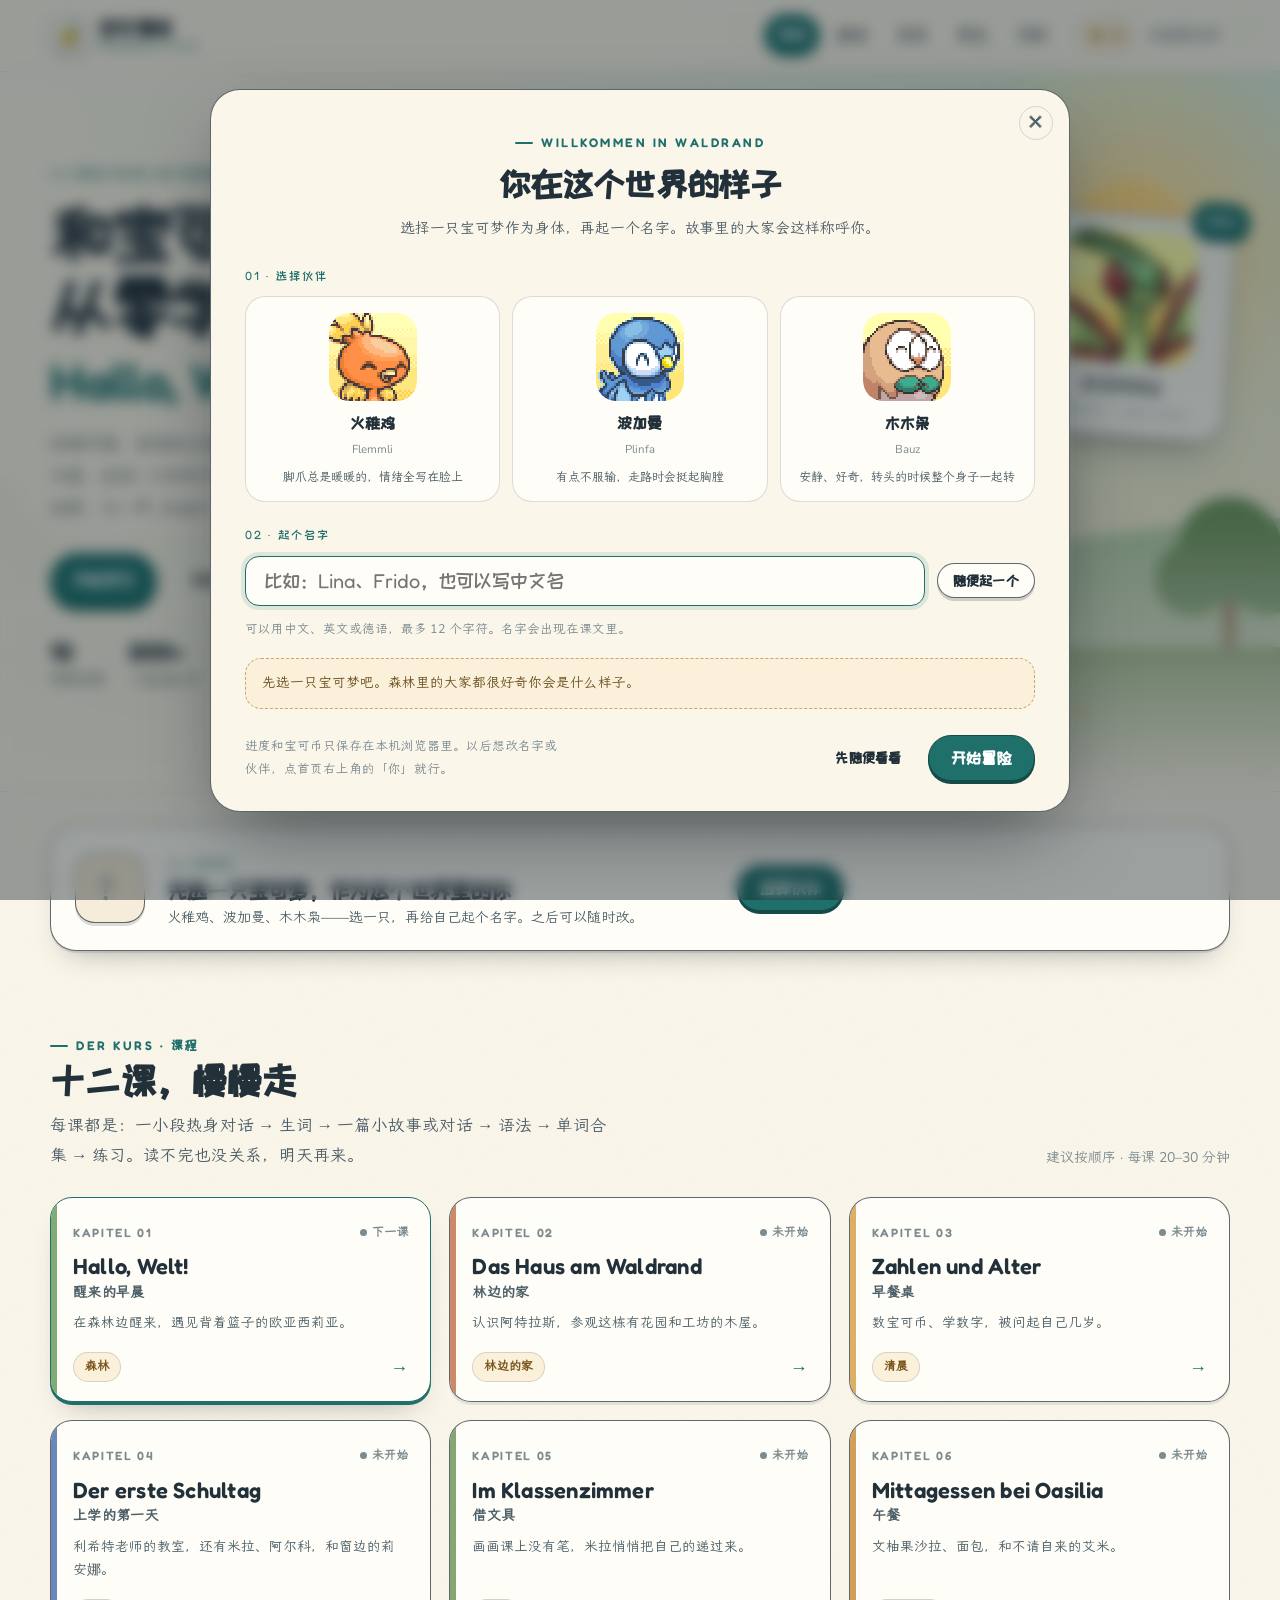
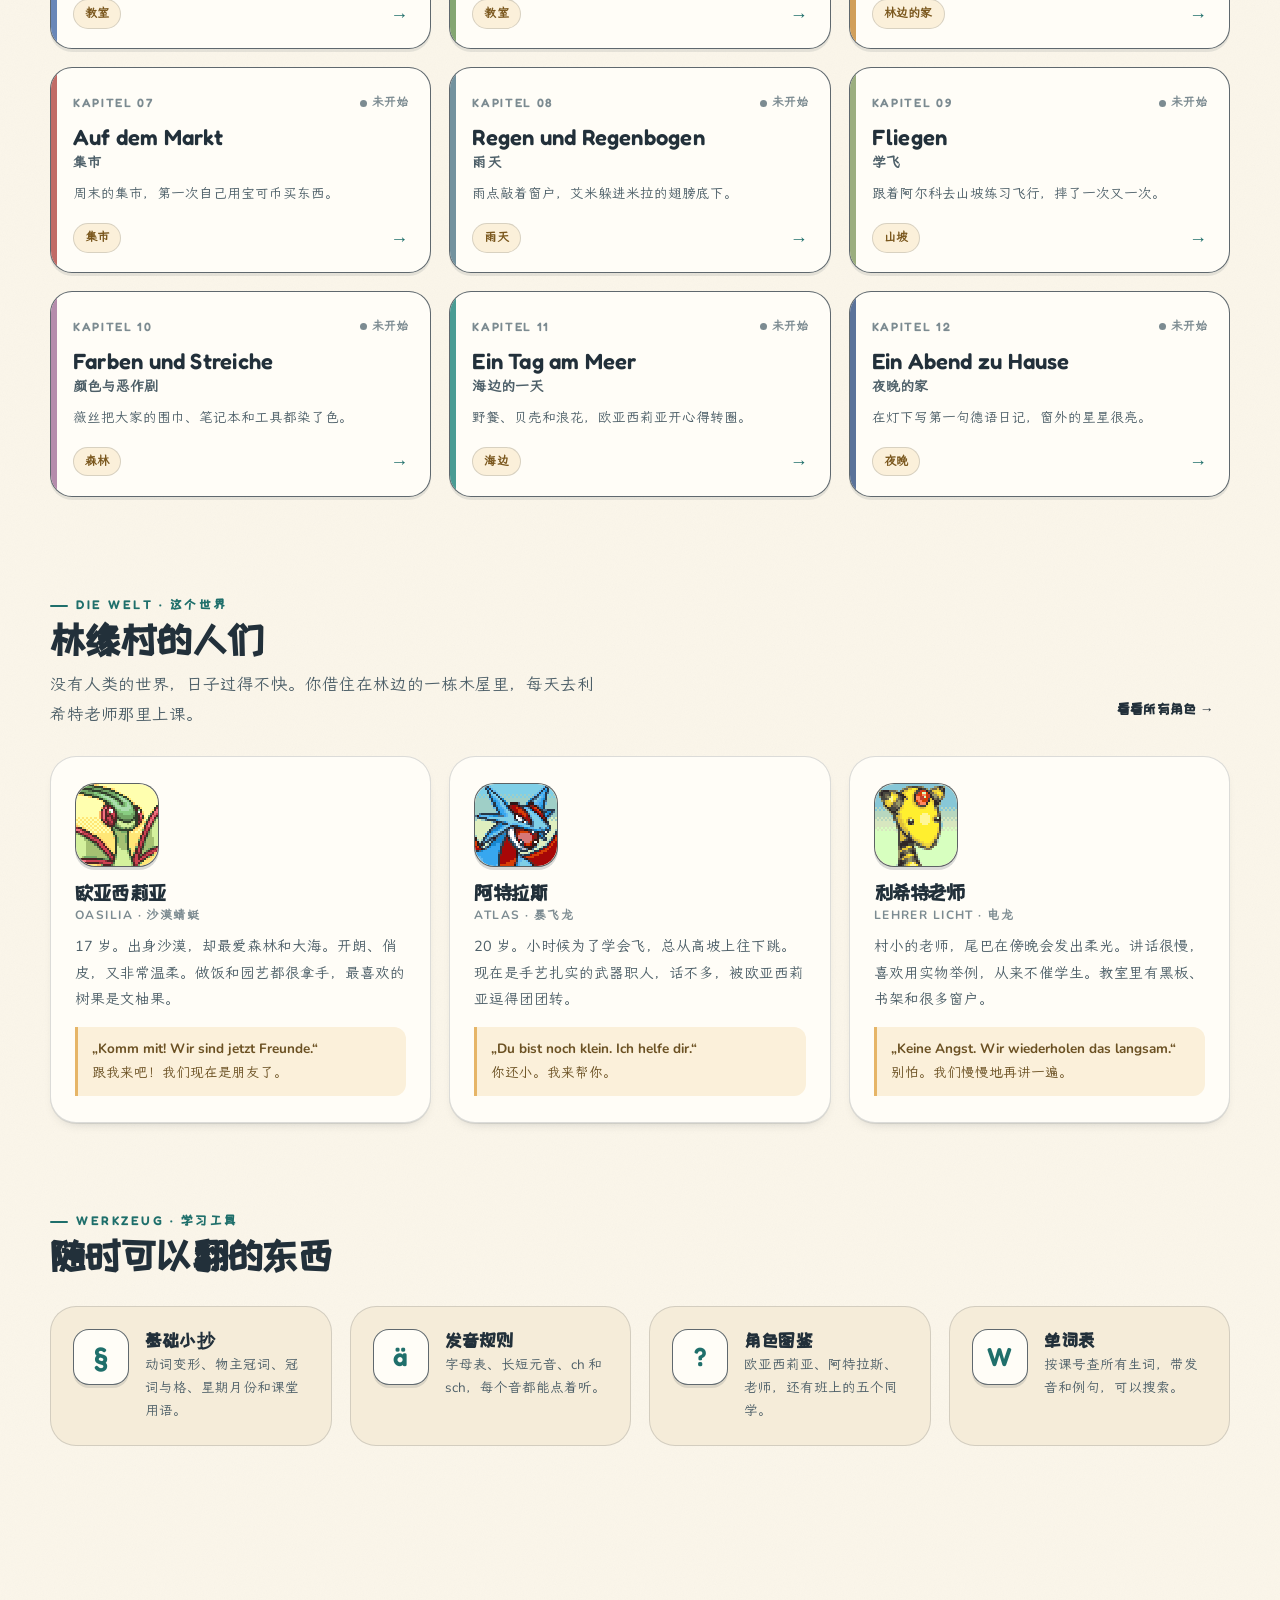
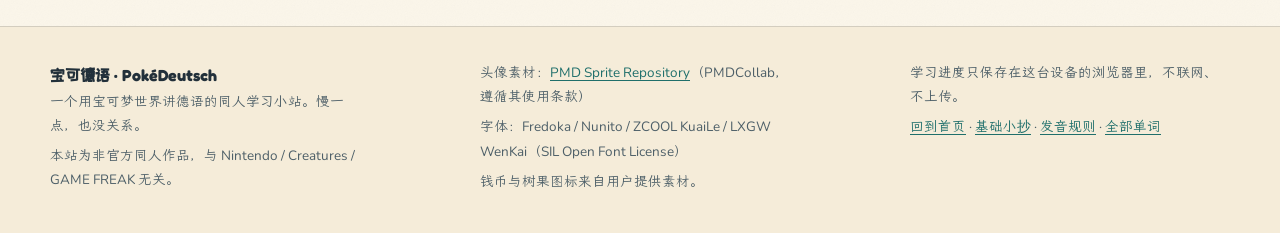
<file: index.html>
<!DOCTYPE html>
<html lang="zh-CN">
<head>
  <meta charset="utf-8">
  <meta name="viewport" content="width=device-width, initial-scale=1">
  <title>宝可德语 · 和宝可梦一起从零学德语</title>
  <meta name="description" content="一个发生在只有宝可梦的世界里的德语学习小站。从 Hallo 开始，慢慢学。">
  <meta name="theme-color" content="#fbf6ea">
  <meta property="og:type" content="website">
  <meta property="og:site_name" content="宝可德语 PokéDeutsch">
  <meta property="og:title" content="宝可德语 · 和宝可梦一起从零学德语">
  <meta property="og:description" content="穿越到只有宝可梦的世界，跟着欧亚西莉亚和阿特拉斯从零学德语。12 课慢进度日常故事，生词、课文、语法、练习。">
  <meta property="og:image" content="assets/img/og-cover.png">
  <meta name="twitter:card" content="summary_large_image">
  <link rel="icon" href="assets/img/favicon.svg" type="image/svg+xml">
  <link rel="stylesheet" href="css/base.css">
  <link rel="stylesheet" href="css/home.css">
  <link rel="stylesheet" href="css/lesson.css">
  <link rel="stylesheet" href="css/pages.css">
</head>
<body data-page="home">
  <a class="visually-hidden" href="#main">跳到主要内容</a>
  <div id="site-header"></div>

  <main id="main" class="home">
    <section class="hero">
      <div class="hero-scene" id="heroScene" aria-hidden="true"></div>
      <div class="hero-leaves" aria-hidden="true"><i></i><i></i><i></i><i></i></div>
      <div class="hero-inner">
        <div class="hero-copy">
          <p class="eyebrow">Deutsch im Pokémon-Land</p>
          <h1>和宝可梦一起<br>从零学德语<span class="de">Hallo, Welt!</span></h1>
          <p class="lead">你睁开眼，发现自己变成了一只小小的宝可梦。森林、海风、木屋，还有一口你听不懂的温柔语言。跟着欧亚西莉亚和阿特拉斯，从一声 „Hallo“ 开始，慢慢住下来。</p>
          <div class="hero-actions">
            <a class="btn btn-primary" href="#kurs">开始学习</a>
            <a class="btn btn-ghost" href="aussprache.html">先听听发音</a>
          </div>
          <div class="hero-stats">
            <div><b>12</b><span>课慢进度</span></div>
            <div><b>200+</b><span>个基础生词</span></div>
            <div><b>36</b><span>段对话</span></div>
          </div>
        </div>
        <div class="hero-figures" id="heroFigures"></div>
      </div>
    </section>

    <section class="continue-wrap">
      <div class="container"><div id="continueCard"></div></div>
    </section>

    <section class="course" id="kurs">
      <div class="container">
        <div class="section-head">
          <div>
            <span class="eyebrow">Der Kurs · 课程</span>
            <h2>十二课，慢慢走</h2>
            <p>每课都是：一小段热身对话 → 生词 → 一篇小故事或对话 → 语法 → 单词合集 → 练习。读不完也没关系，明天再来。</p>
          </div>
          <span class="side">建议按顺序 · 每课 20–30 分钟</span>
        </div>
        <div class="course-grid" id="courseGrid"></div>
      </div>
    </section>

    <section class="world" id="welt">
      <div class="container">
        <div class="section-head">
          <div>
            <span class="eyebrow">Die Welt · 这个世界</span>
            <h2>林缘村的人们</h2>
            <p>没有人类的世界，日子过得不快。你借住在林边的一栋木屋里，每天去利希特老师那里上课。</p>
          </div>
          <a class="btn btn-ghost btn-sm" href="charaktere.html">看看所有角色 →</a>
        </div>
        <div class="world-grid">
          <article class="world-card">
            <div class="reveal">
              <span class="portrait" style="--p-size:84px"><img src="assets/portraits/flygon-happy.png" alt="欧亚西莉亚" width="40" height="40" loading="lazy"></span>
              <h3>欧亚西莉亚 <small>OASILIA · 沙漠蜻蜓</small></h3>
              <p>17 岁。出身沙漠，却最爱森林和大海。开朗、俏皮，又非常温柔。做饭和园艺都很拿手，最喜欢的树果是文柚果。</p>
              <div class="quote"><b>„Komm mit! Wir sind jetzt Freunde.“</b><br>跟我来吧！我们现在是朋友了。</div>
            </div>
          </article>
          <article class="world-card">
            <div class="reveal">
              <span class="portrait" style="--p-size:84px"><img src="assets/portraits/salamence-normal.png" alt="阿特拉斯" width="40" height="40" loading="lazy"></span>
              <h3>阿特拉斯 <small>ATLAS · 暴飞龙</small></h3>
              <p>20 岁。小时候为了学会飞，总从高坡上往下跳。现在是手艺扎实的武器职人，话不多，被欧亚西莉亚逗得团团转。</p>
              <div class="quote"><b>„Du bist noch klein. Ich helfe dir.“</b><br>你还小。我来帮你。</div>
            </div>
          </article>
          <article class="world-card">
            <div class="reveal">
              <span class="portrait" style="--p-size:84px"><img src="assets/portraits/ampharos-normal.png" alt="利希特老师" width="40" height="40" loading="lazy"></span>
              <h3>利希特老师 <small>LEHRER LICHT · 电龙</small></h3>
              <p>村小的老师，尾巴在傍晚会发出柔光。讲话很慢，喜欢用实物举例，从来不催学生。教室里有黑板、书架和很多窗户。</p>
              <div class="quote"><b>„Keine Angst. Wir wiederholen das langsam.“</b><br>别怕。我们慢慢地再讲一遍。</div>
            </div>
          </article>
        </div>
      </div>
    </section>

    <section class="tools">
      <div class="container">
        <div class="section-head">
          <div>
            <span class="eyebrow">Werkzeug · 学习工具</span>
            <h2>随时可以翻的东西</h2>
          </div>
        </div>
        <div class="tools-grid">
          <a class="tool-card" href="grundlagen.html">
            <span class="tool-glyph">§</span>
            <div><h3>基础小抄</h3><p>动词变形、物主冠词、冠词与格、星期月份和课堂用语。</p></div>
          </a>
          <a class="tool-card" href="aussprache.html">
            <span class="tool-glyph">ä</span>
            <div><h3>发音规则</h3><p>字母表、长短元音、ch 和 sch，每个音都能点着听。</p></div>
          </a>
          <a class="tool-card" href="charaktere.html">
            <span class="tool-glyph">?</span>
            <div><h3>角色图鉴</h3><p>欧亚西莉亚、阿特拉斯、老师，还有班上的五个同学。</p></div>
          </a>
          <a class="tool-card" href="woerterbuch.html">
            <span class="tool-glyph">W</span>
            <div><h3>单词表</h3><p>按课号查所有生词，带发音和例句，可以搜索。</p></div>
          </a>
        </div>
      </div>
    </section>
  </main>

  <div class="onboarding" id="onboarding" role="dialog" aria-modal="true" aria-labelledby="obTitle"></div>
  <div id="site-footer"></div>

  <script src="js/app.js" defer></script>
  <script src="js/home.js" defer></script>
</body>
</html>
</file>
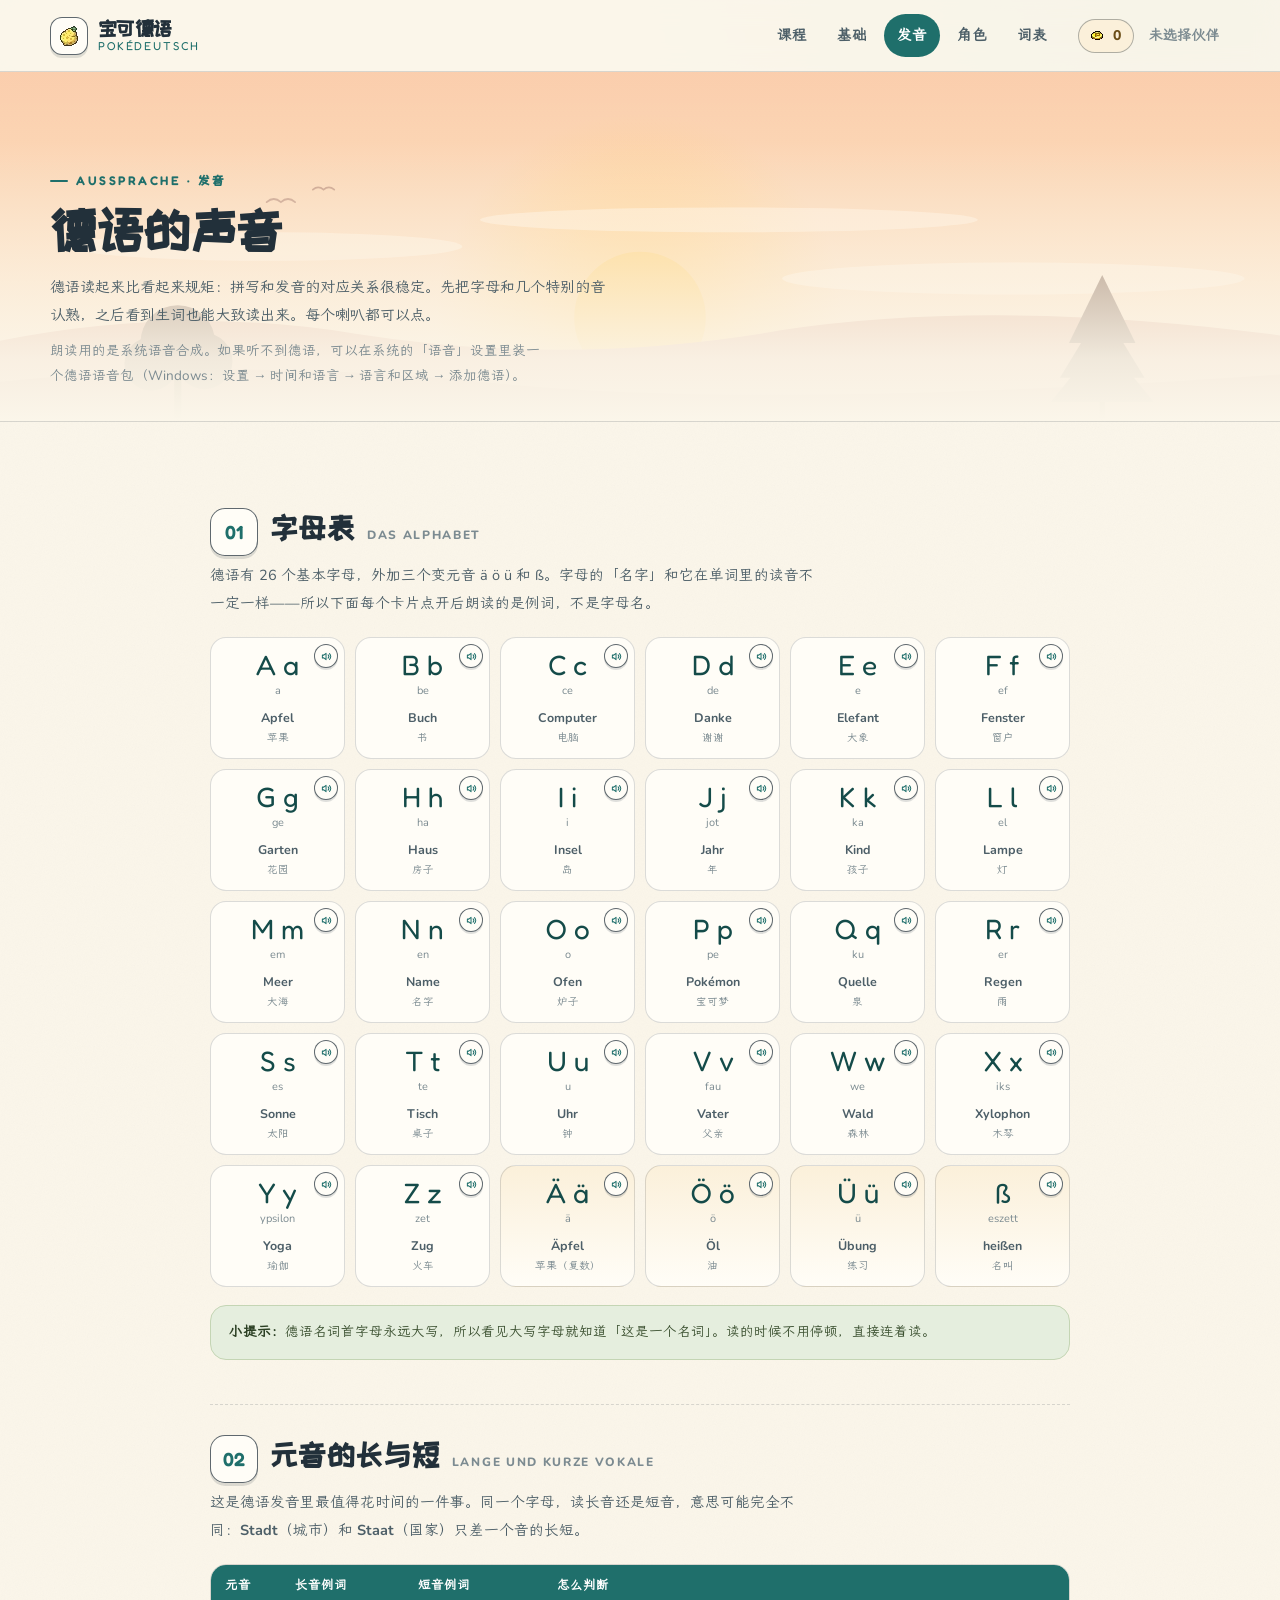
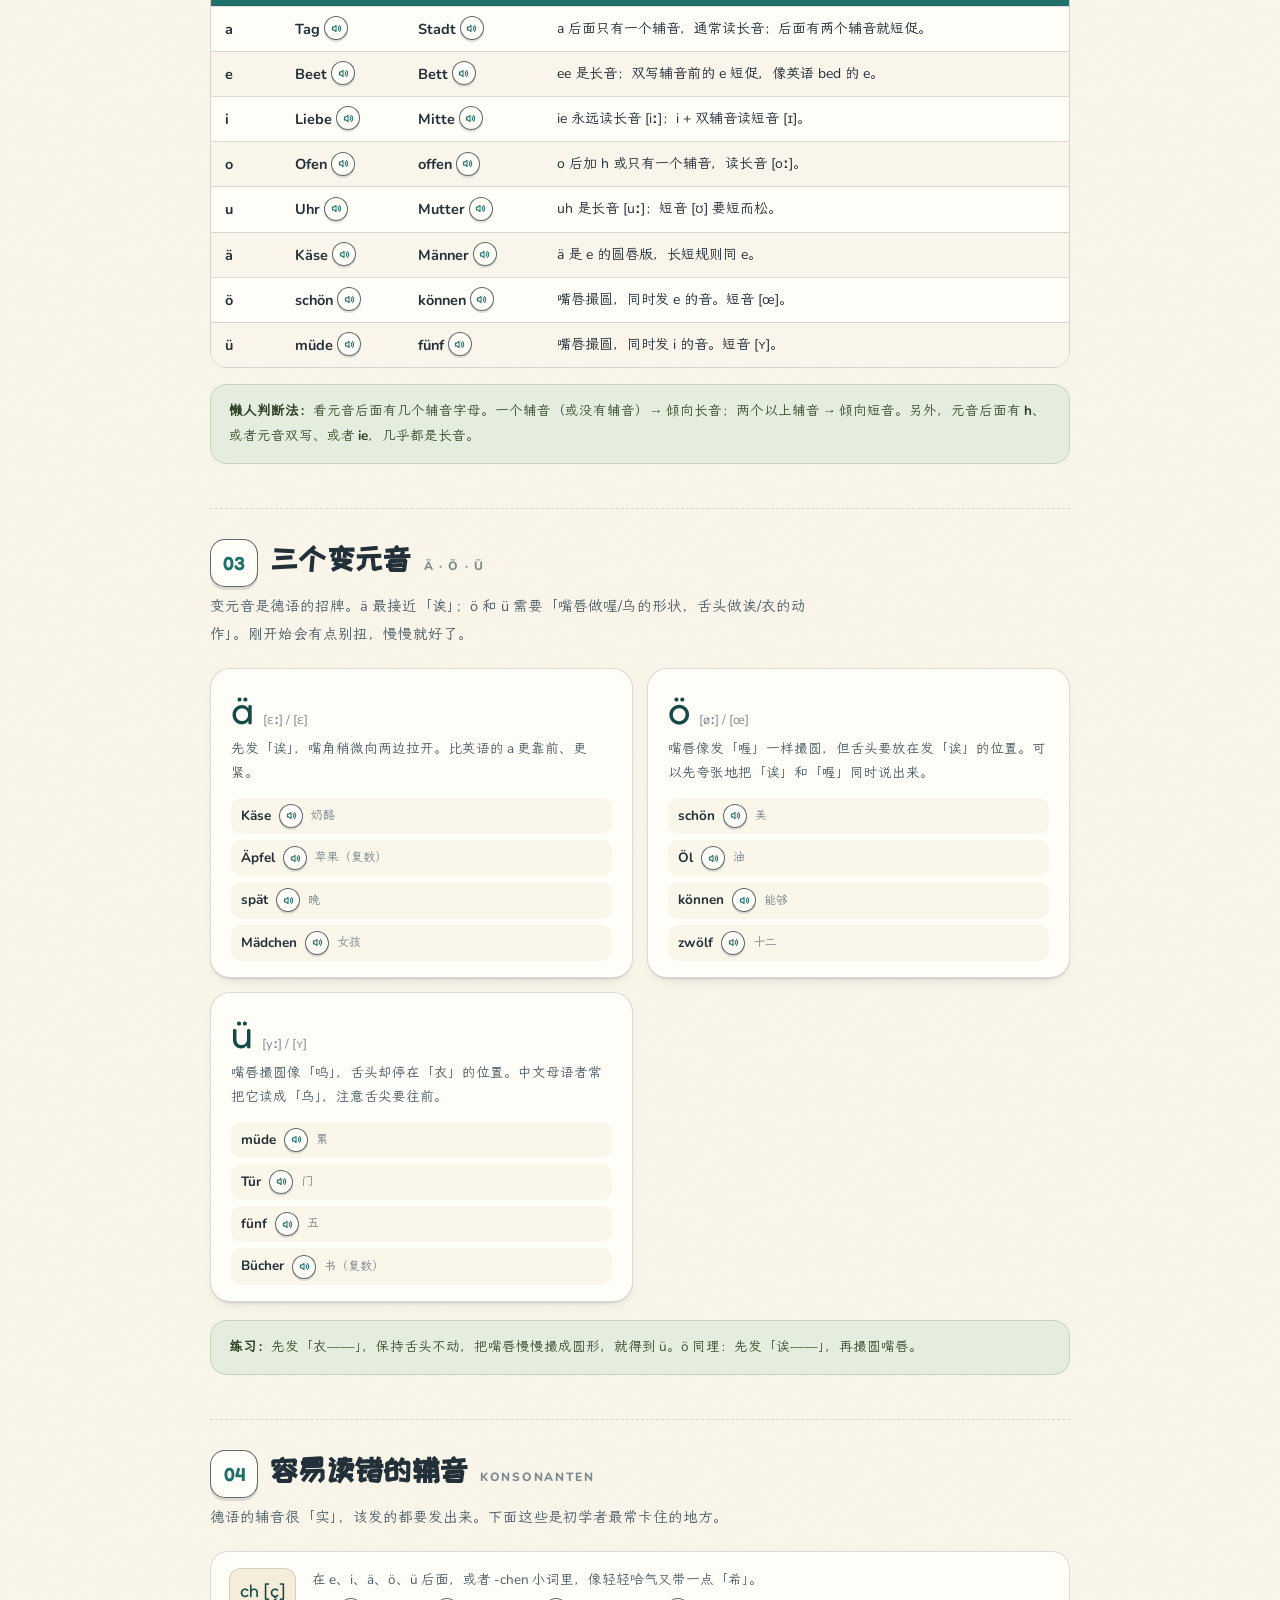
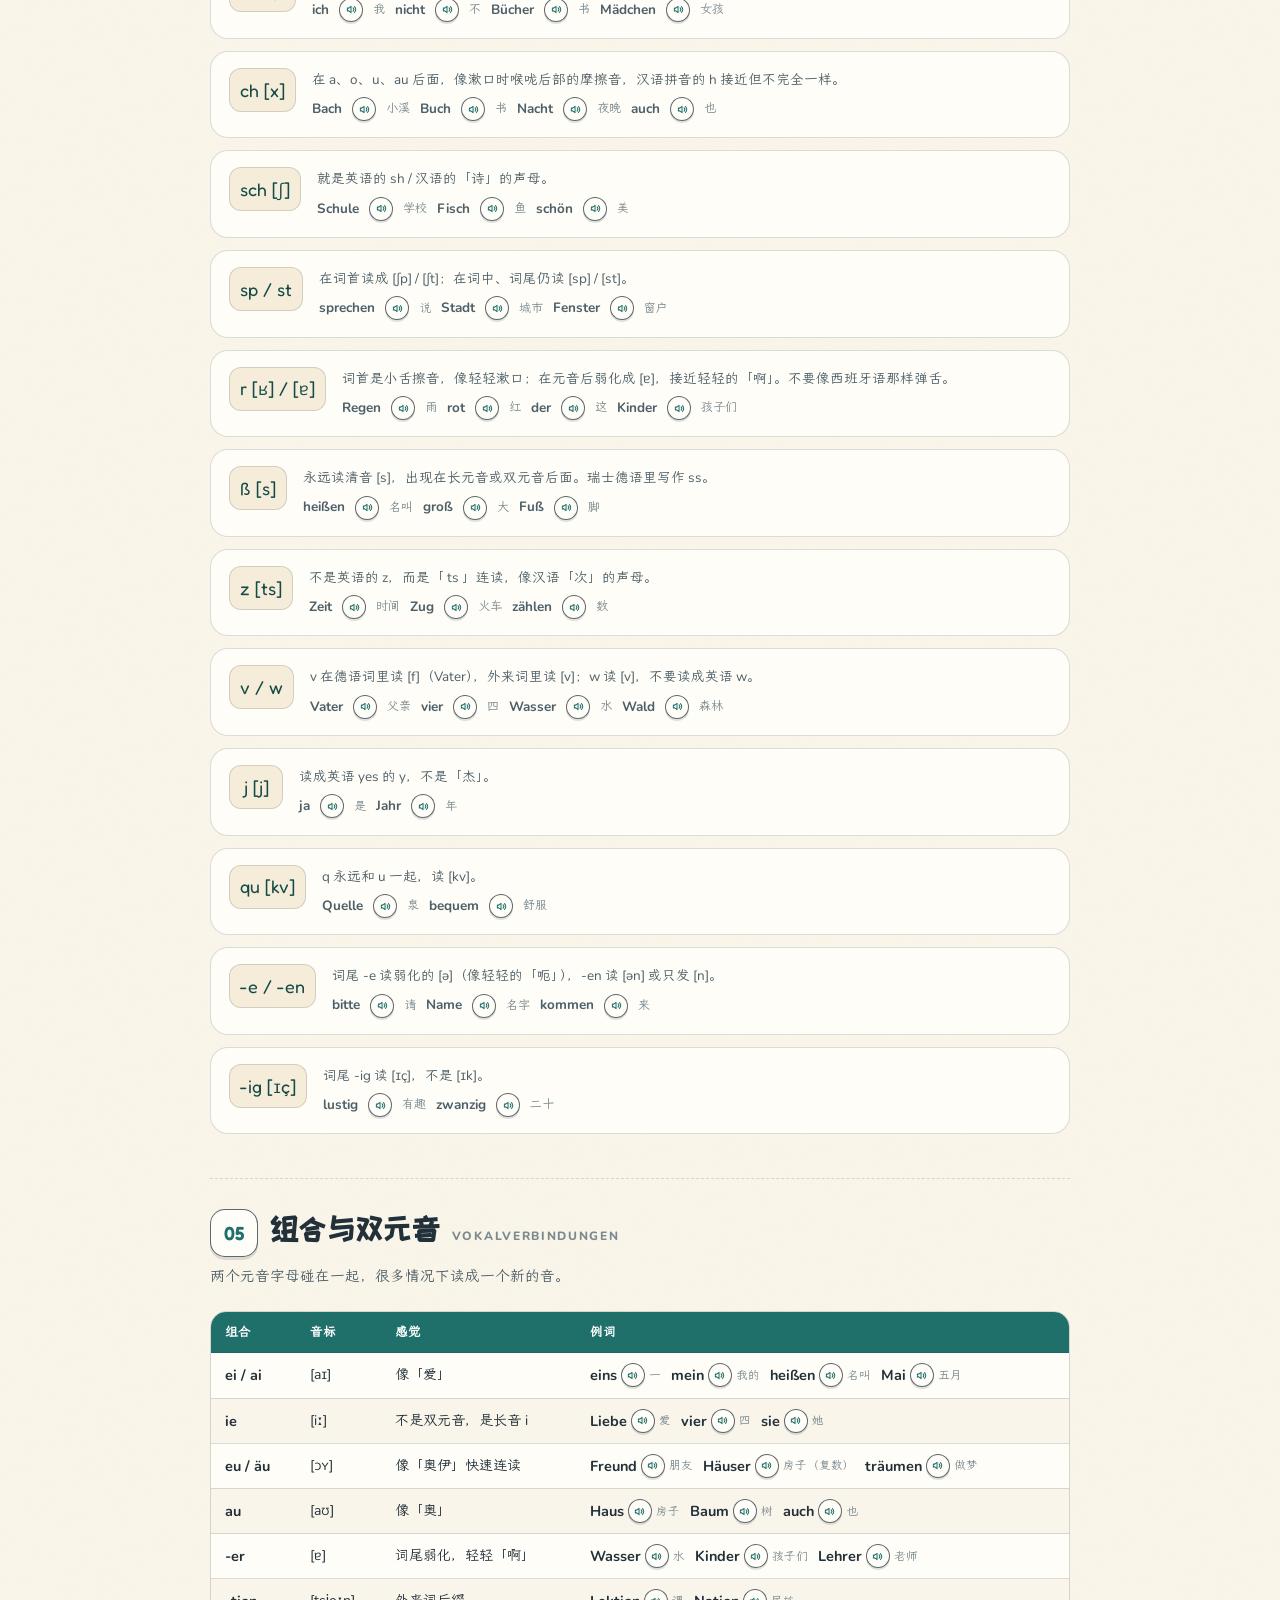
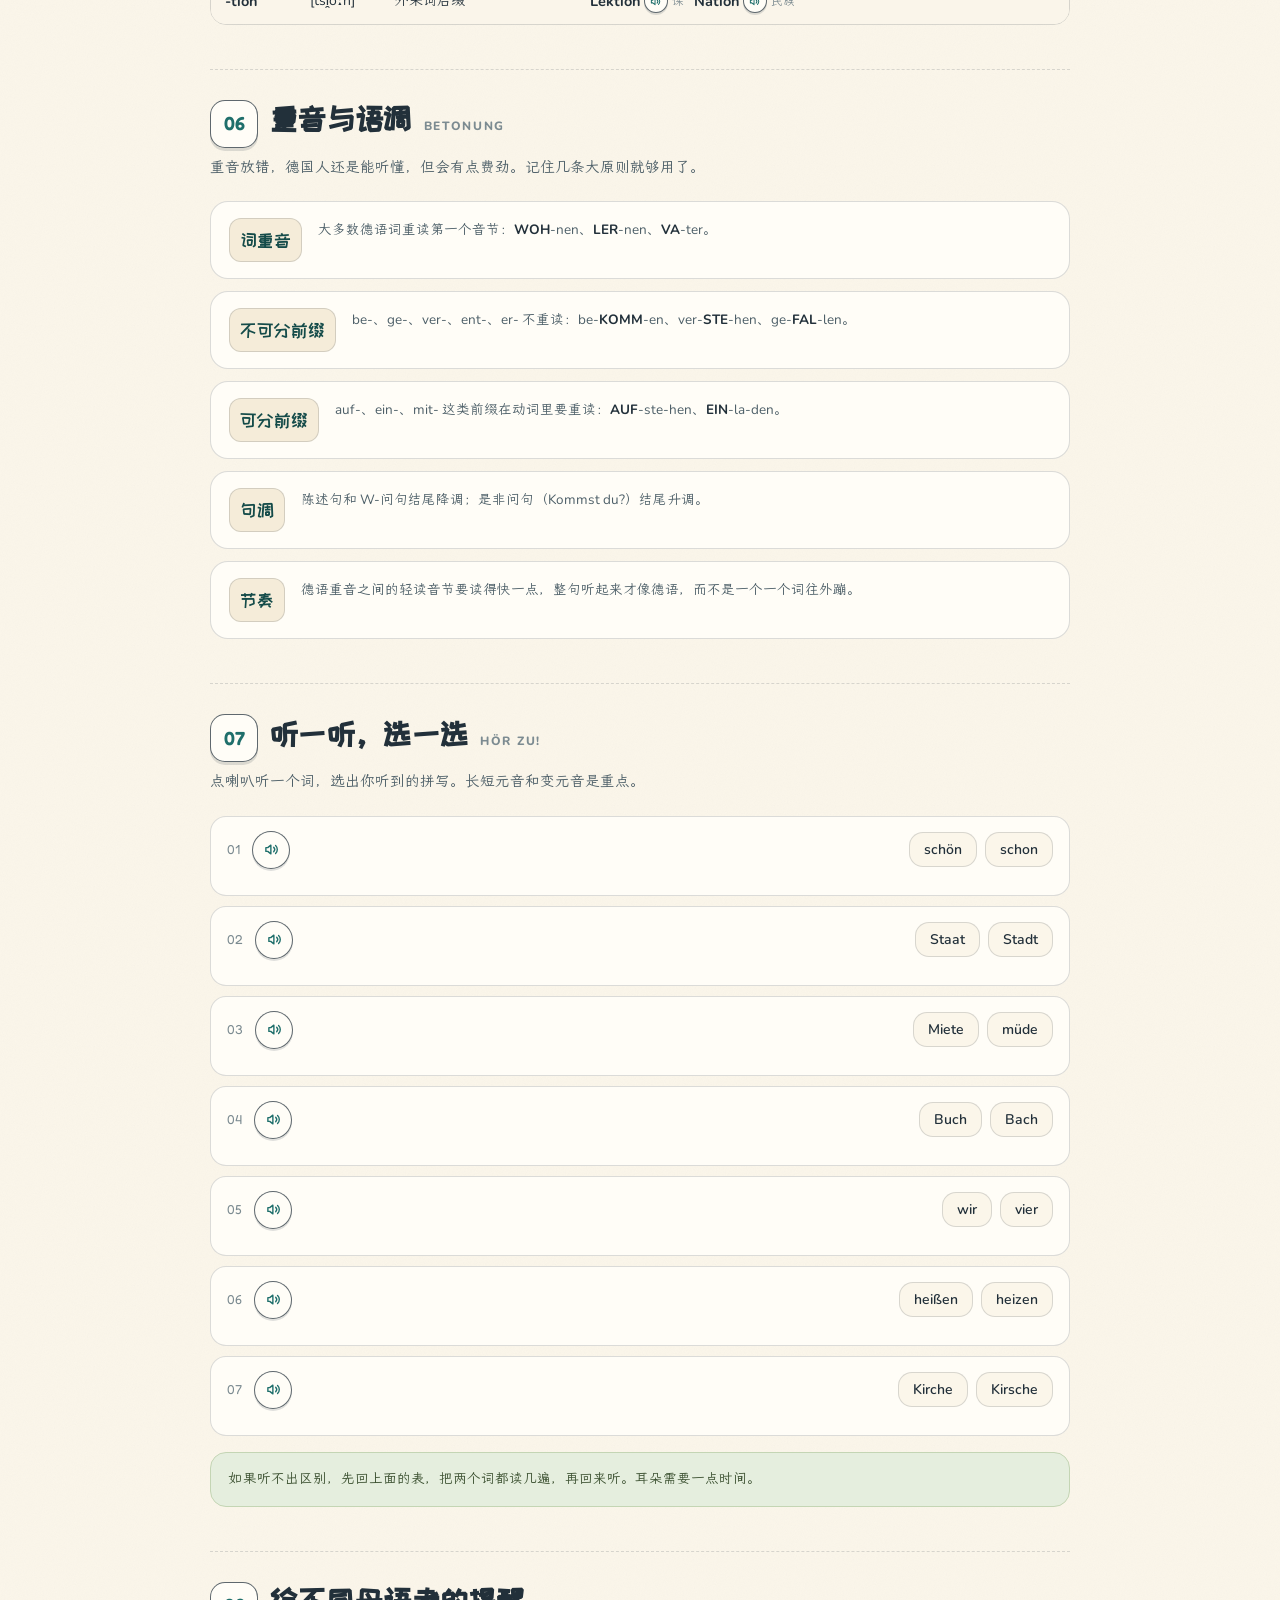
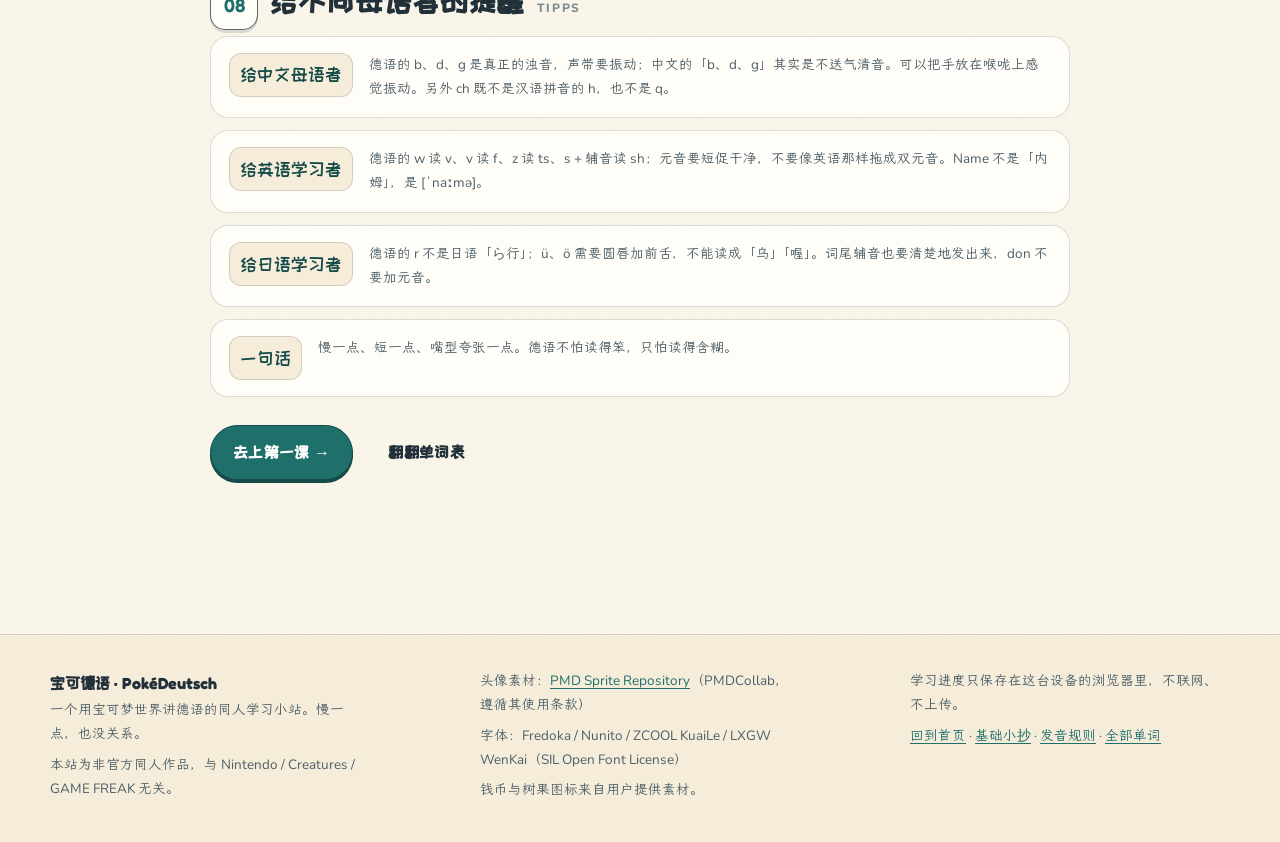
<file: aussprache.html>
<!DOCTYPE html>
<html lang="zh-CN">
<head>
  <meta charset="utf-8">
  <meta name="viewport" content="width=device-width, initial-scale=1">
  <title>发音规则 · 宝可德语</title>
  <meta name="description" content="德语字母表、长短元音、ä ö ü、ch 与 sch，还有给中文母语者的发音提示。">
  <link rel="icon" href="assets/img/favicon.svg" type="image/svg+xml">
  <link rel="stylesheet" href="css/base.css">
  <link rel="stylesheet" href="css/home.css">
  <link rel="stylesheet" href="css/lesson.css">
  <link rel="stylesheet" href="css/pages.css">
</head>
<body data-page="aussprache">
  <a class="visually-hidden" href="#main">跳到主要内容</a>
  <div id="site-header"></div>

  <main id="main">
    <header class="page-hero">
      <div id="pageScene" aria-hidden="true"></div>
      <div class="page-hero-inner">
        <p class="eyebrow">Aussprache · 发音</p>
        <h1>德语的声音</h1>
        <p class="lead">德语读起来比看起来规矩：拼写和发音的对应关系很稳定。先把字母和几个特别的音认熟，之后看到生词也能大致读出来。每个喇叭都可以点。</p>
        <p class="lead" style="font-size:13.5px;margin-top:8px;color:var(--ink-3)">朗读用的是系统语音合成。如果听不到德语，可以在系统的「语音」设置里装一个德语语音包（Windows：设置 → 时间和语言 → 语言和区域 → 添加德语）。</p>
      </div>
    </header>
    <div class="page-main">
      <div class="container container--narrow" id="pronRoot"></div>
    </div>
  </main>

  <div id="site-footer"></div>
  <script src="js/app.js" defer></script>
  <script src="js/aussprache.js" defer></script>
</body>
</html>
</file>
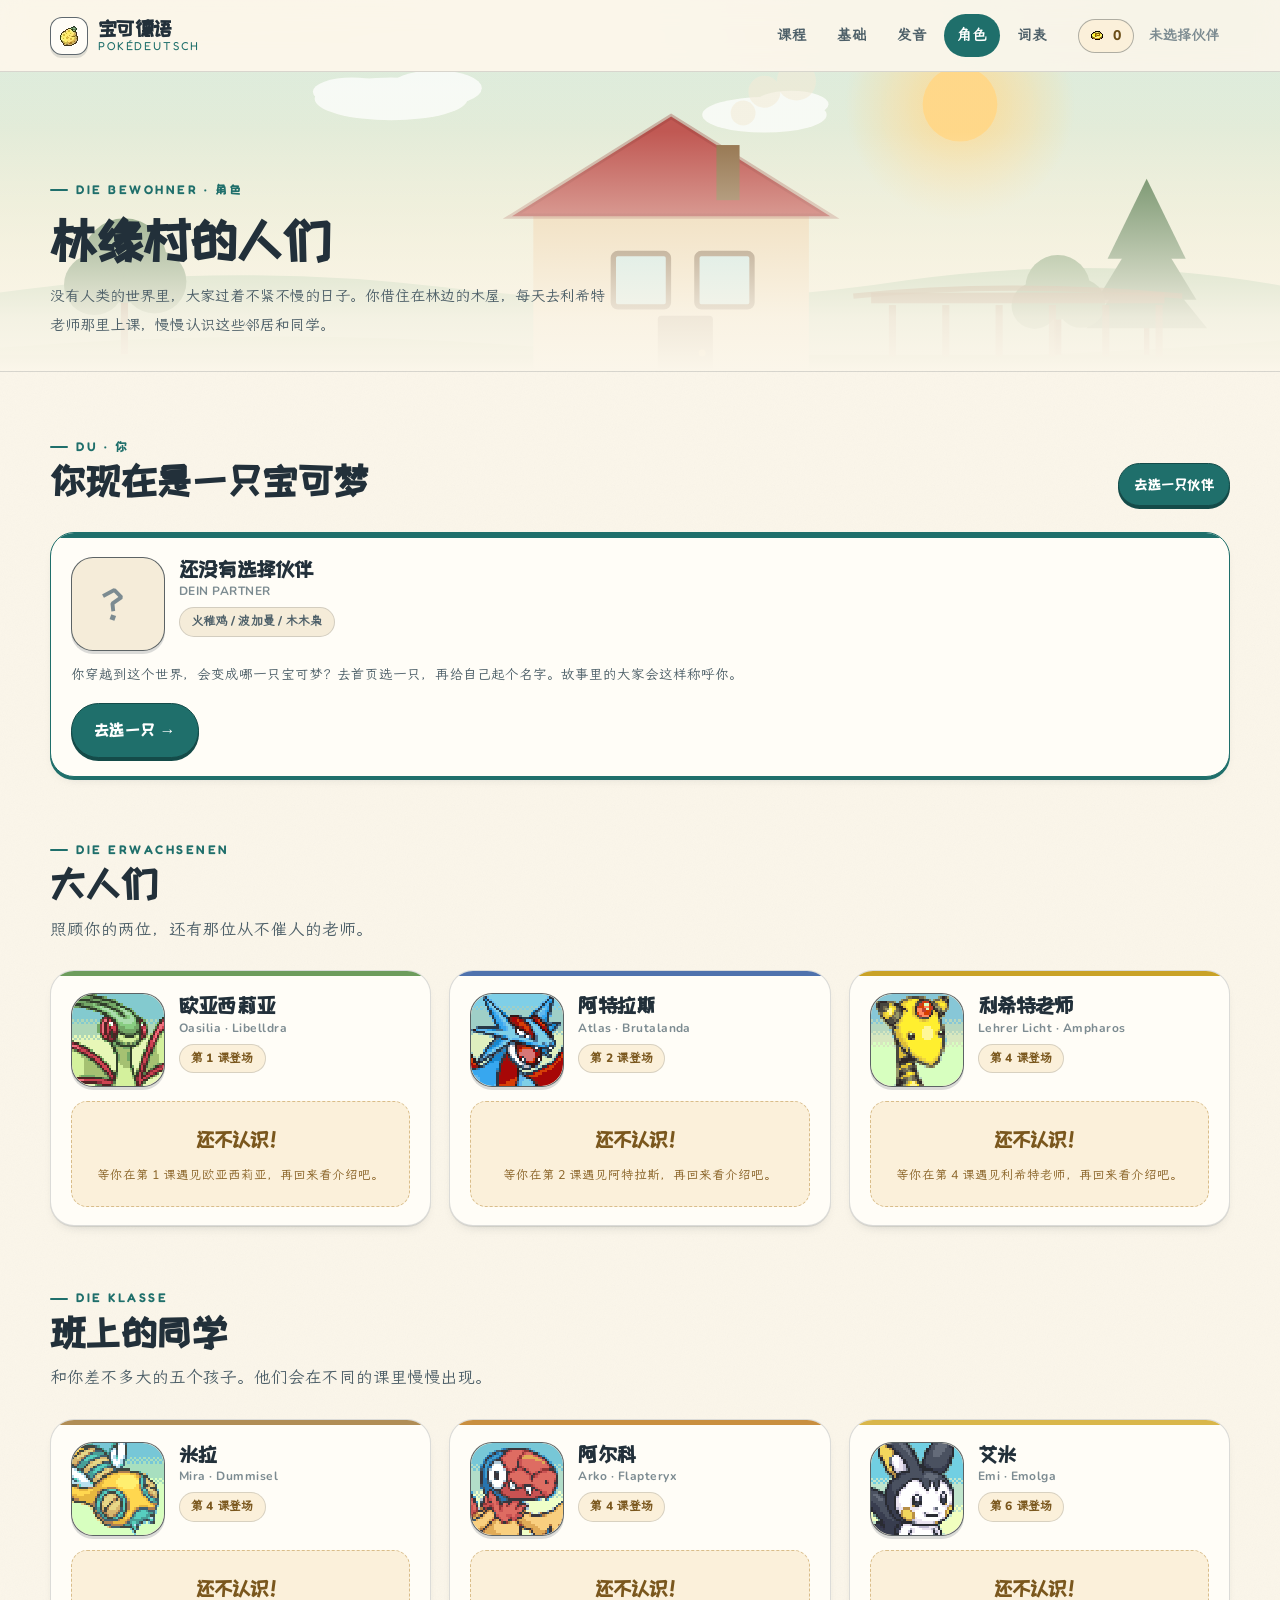
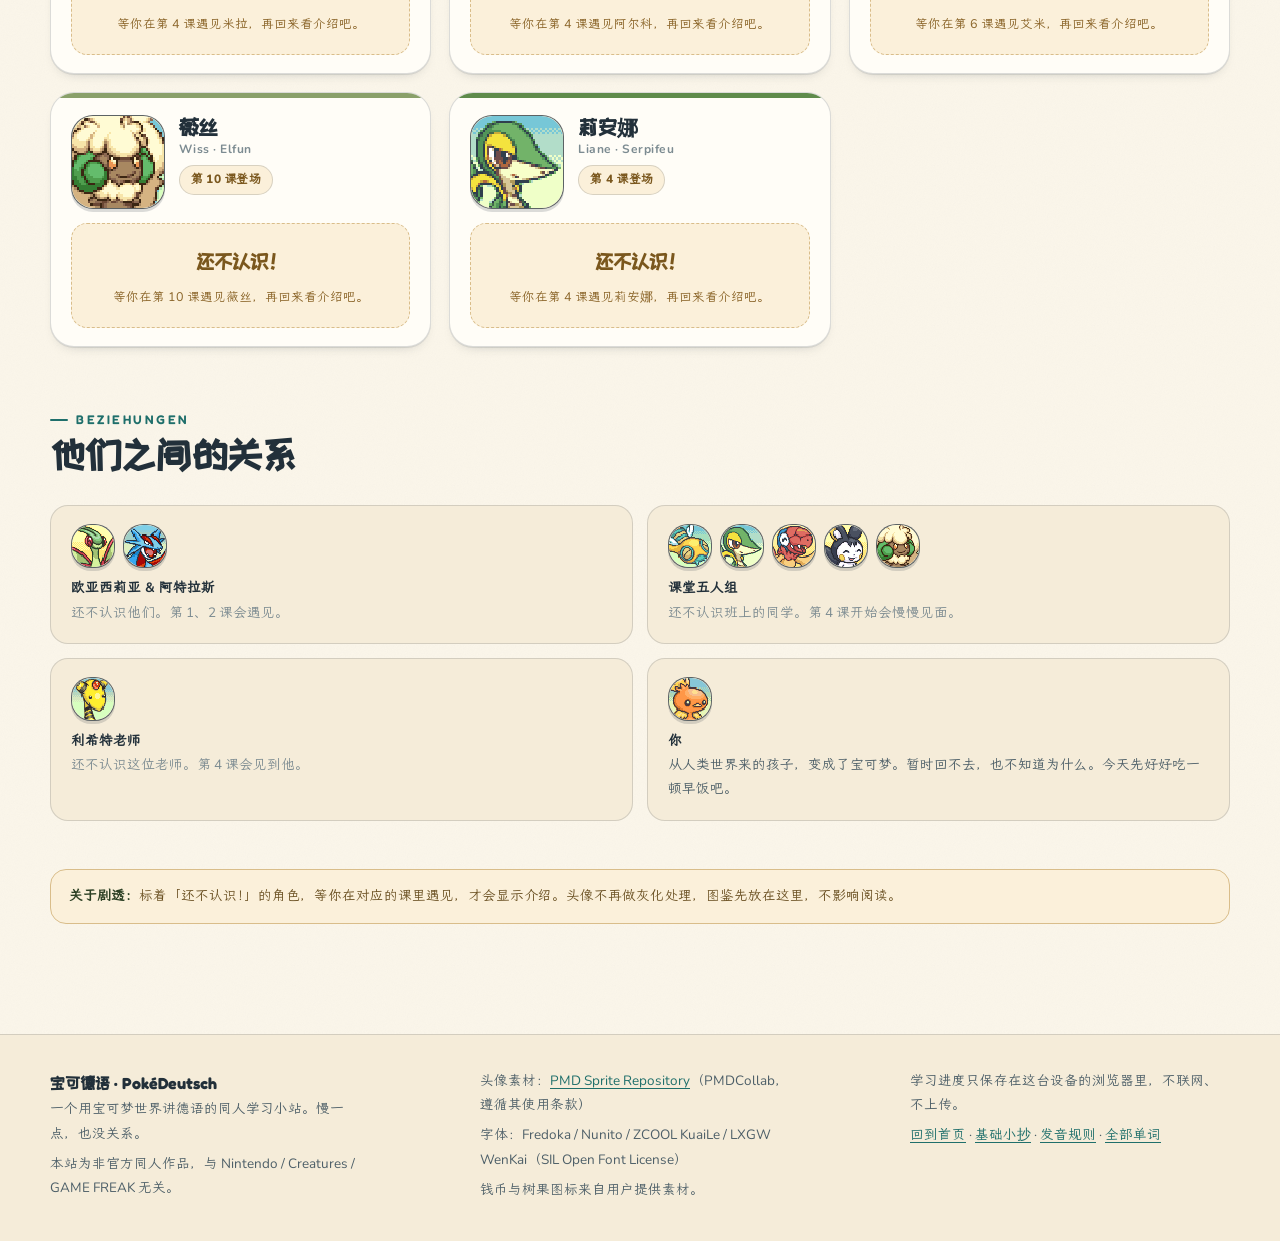
<file: charaktere.html>
<!DOCTYPE html>
<html lang="zh-CN">
<head>
  <meta charset="utf-8">
  <meta name="viewport" content="width=device-width, initial-scale=1">
  <title>角色图鉴 · 宝可德语</title>
  <meta name="description" content="林缘村的宝可梦们：欧亚西莉亚、阿特拉斯、利希特老师，还有班上的同学们。">
  <link rel="icon" href="assets/img/favicon.svg" type="image/svg+xml">
  <link rel="stylesheet" href="css/base.css">
  <link rel="stylesheet" href="css/home.css">
  <link rel="stylesheet" href="css/lesson.css">
  <link rel="stylesheet" href="css/pages.css">
</head>
<body data-page="charaktere">
  <a class="visually-hidden" href="#main">跳到主要内容</a>
  <div id="site-header"></div>

  <main id="main">
    <header class="page-hero">
      <div id="pageScene" aria-hidden="true"></div>
      <div class="page-hero-inner">
        <p class="eyebrow">Die Bewohner · 角色</p>
        <h1>林缘村的人们</h1>
        <p class="lead">没有人类的世界里，大家过着不紧不慢的日子。你借住在林边的木屋，每天去利希特老师那里上课，慢慢认识这些邻居和同学。</p>
      </div>
    </header>
    <div class="page-main">
      <div class="container" id="charRoot"></div>
    </div>
  </main>

  <div id="site-footer"></div>
  <script src="data/characters.js"></script>
  <script src="js/app.js" defer></script>
  <script src="js/charaktere.js" defer></script>
</body>
</html>
</file>
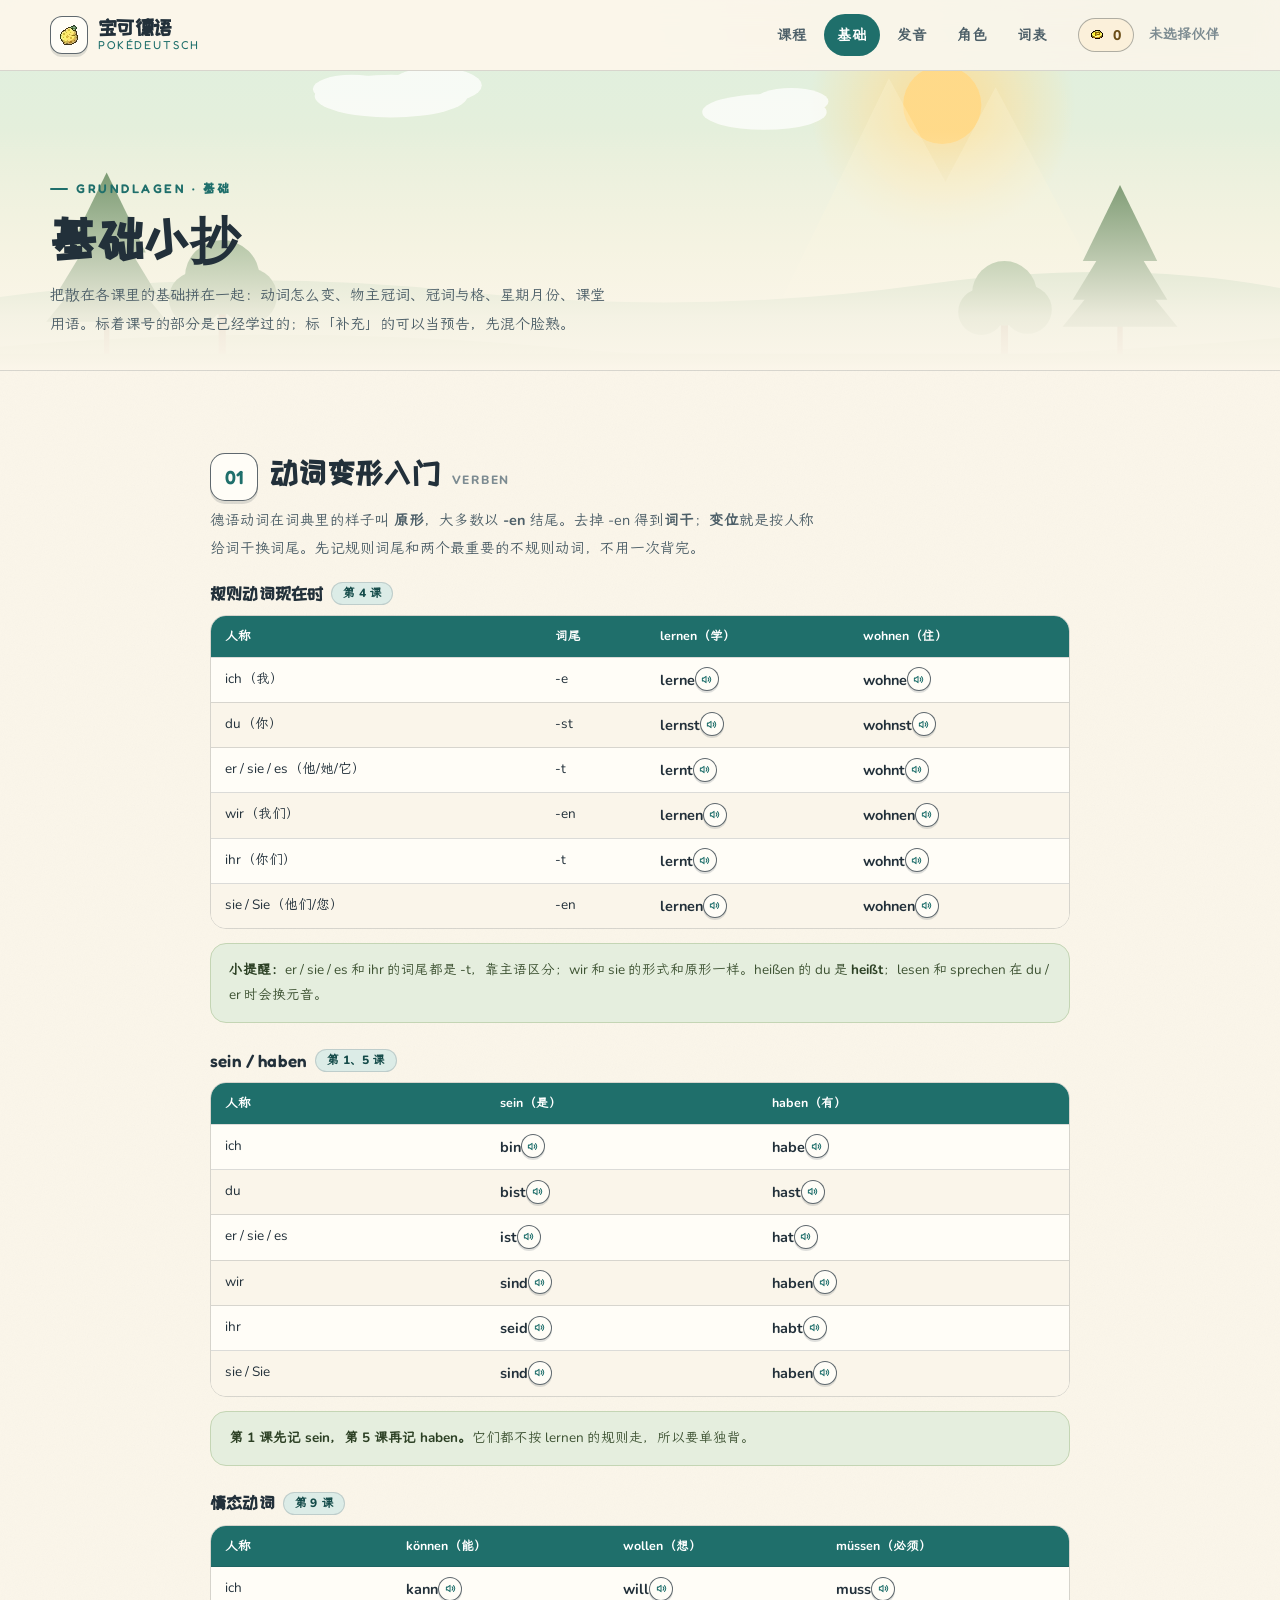
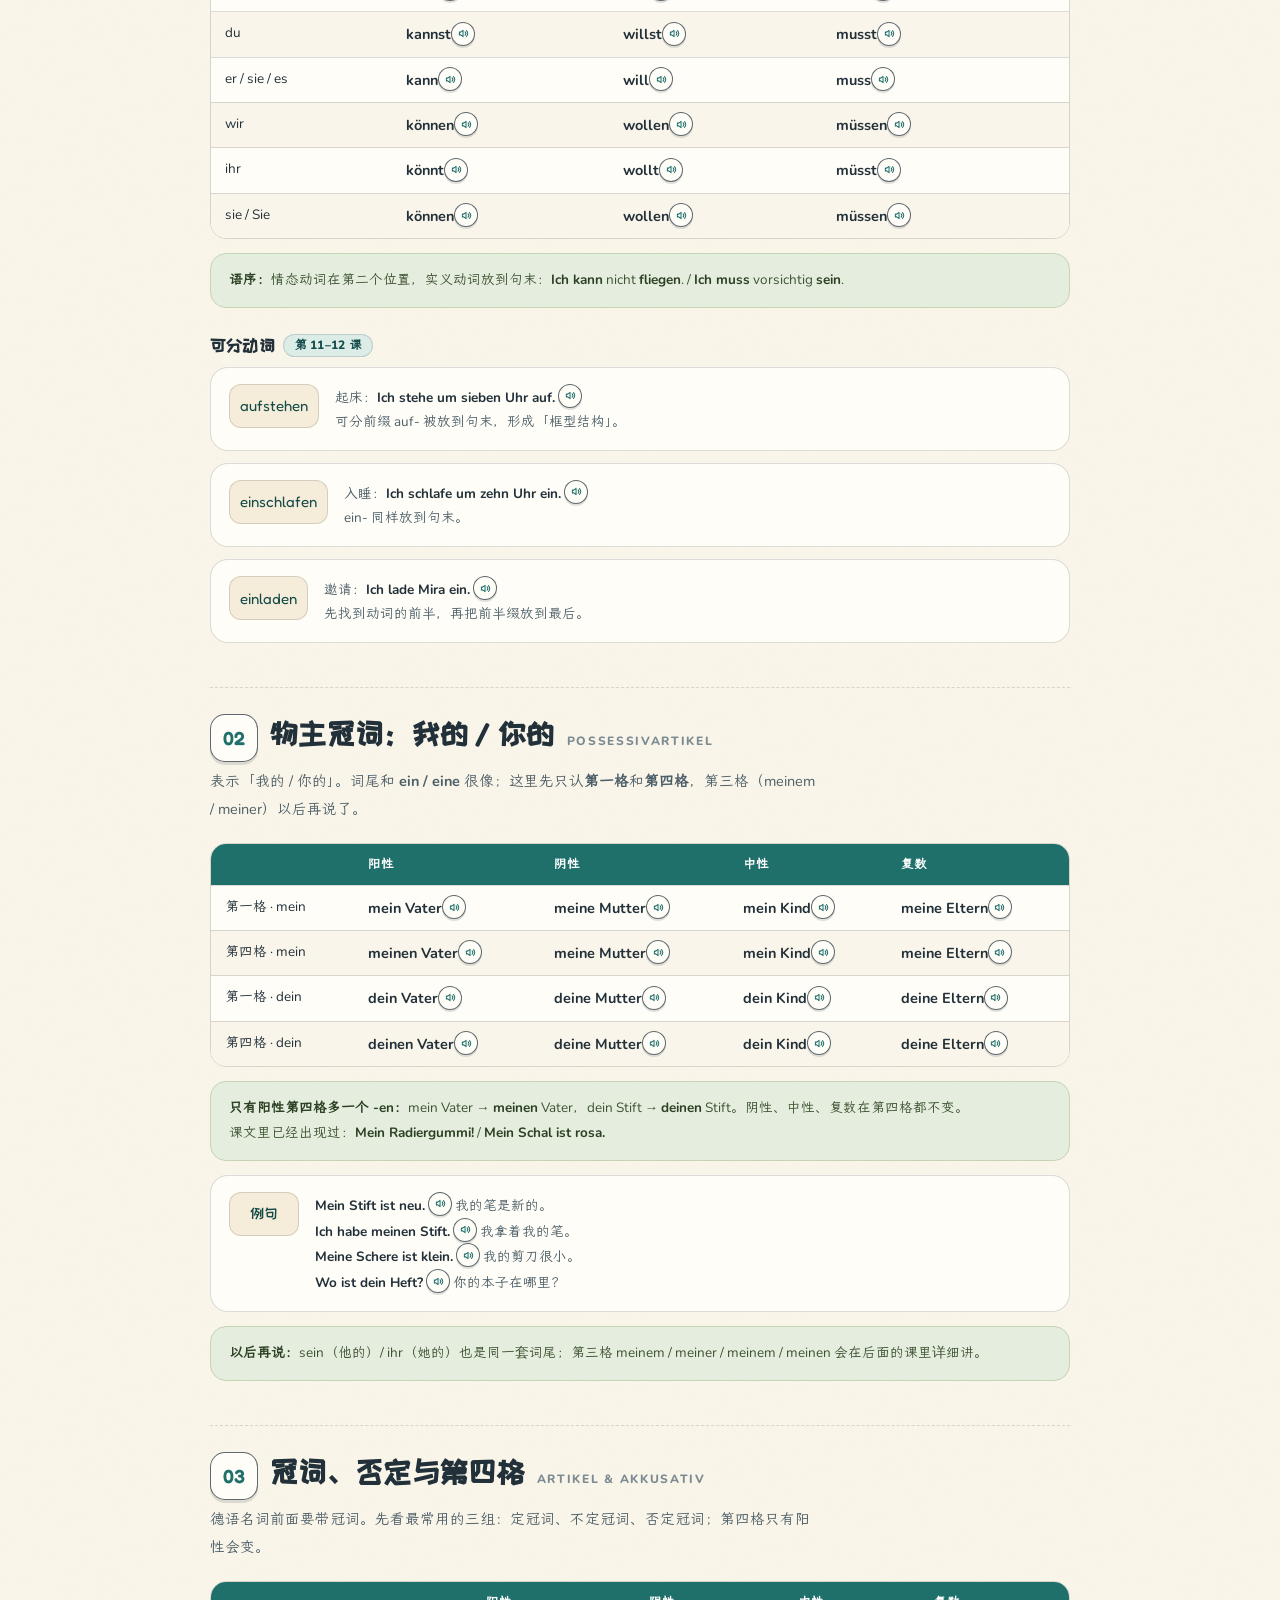
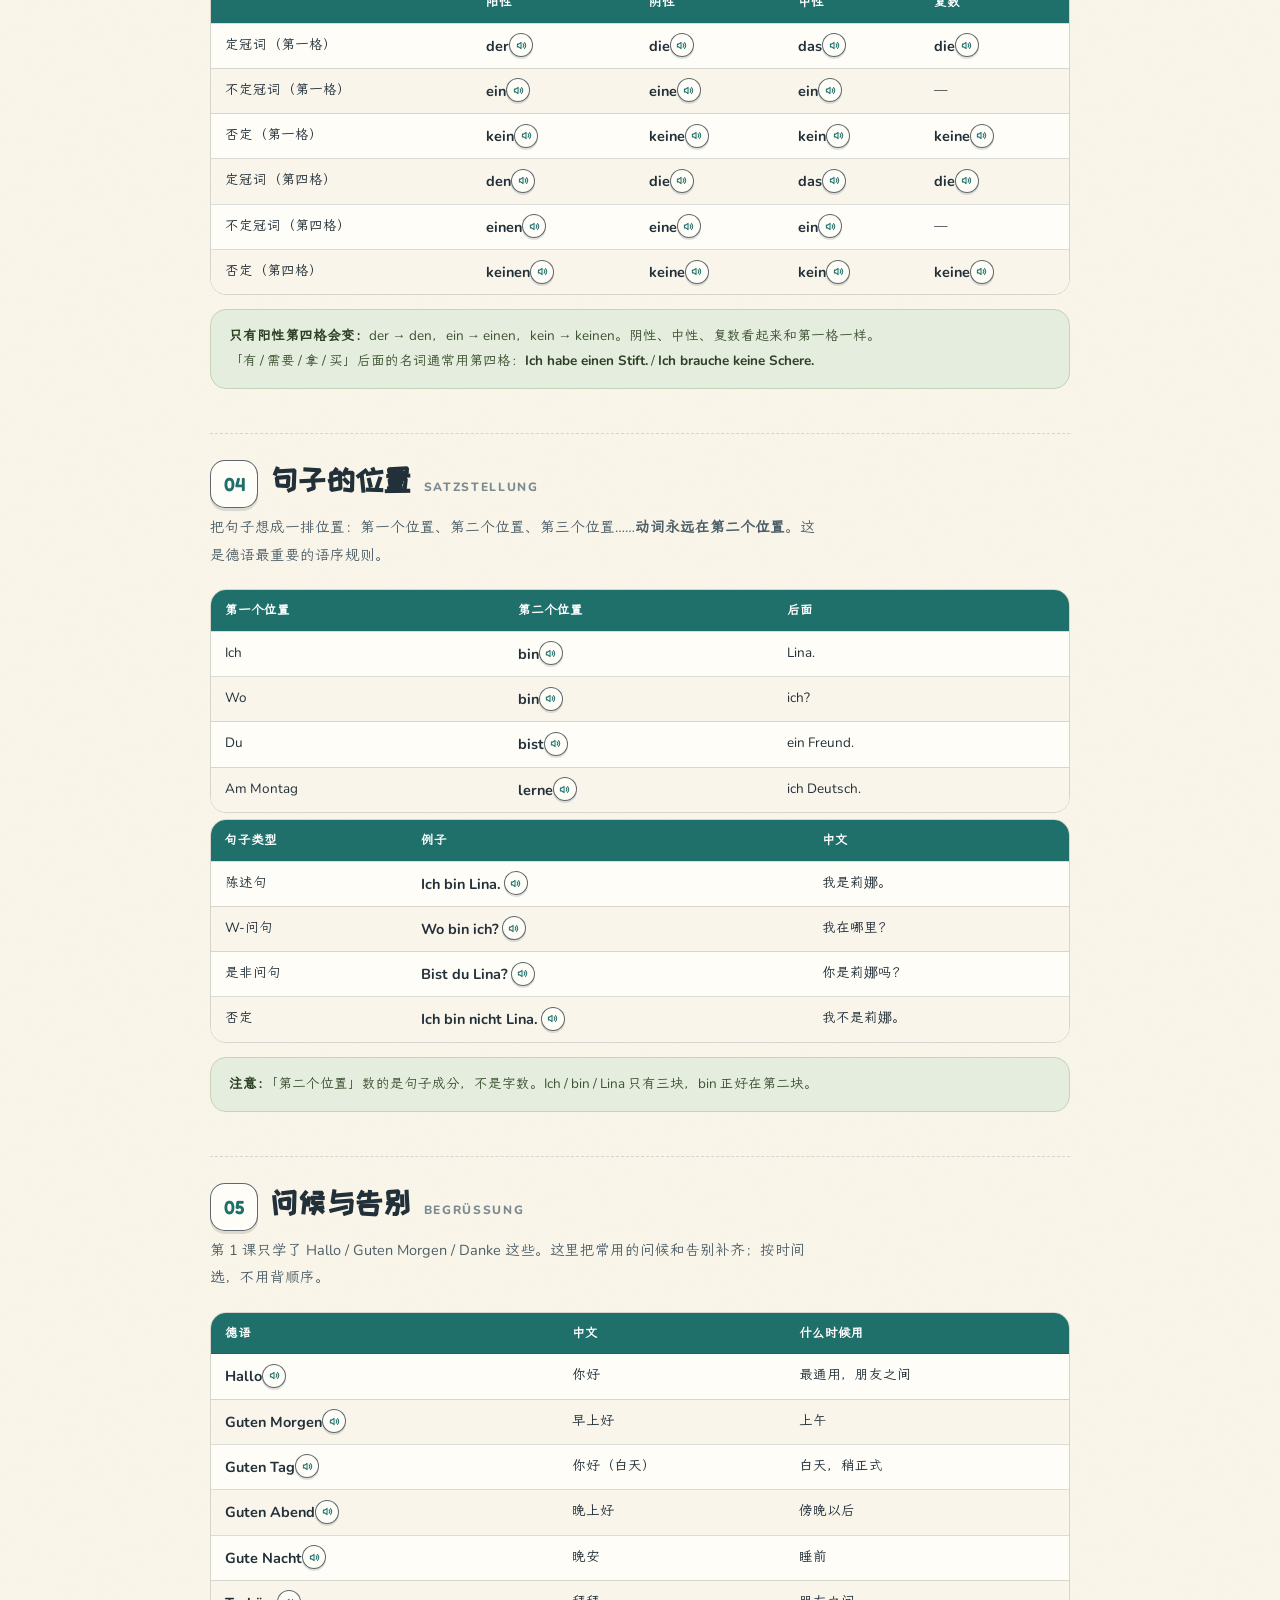
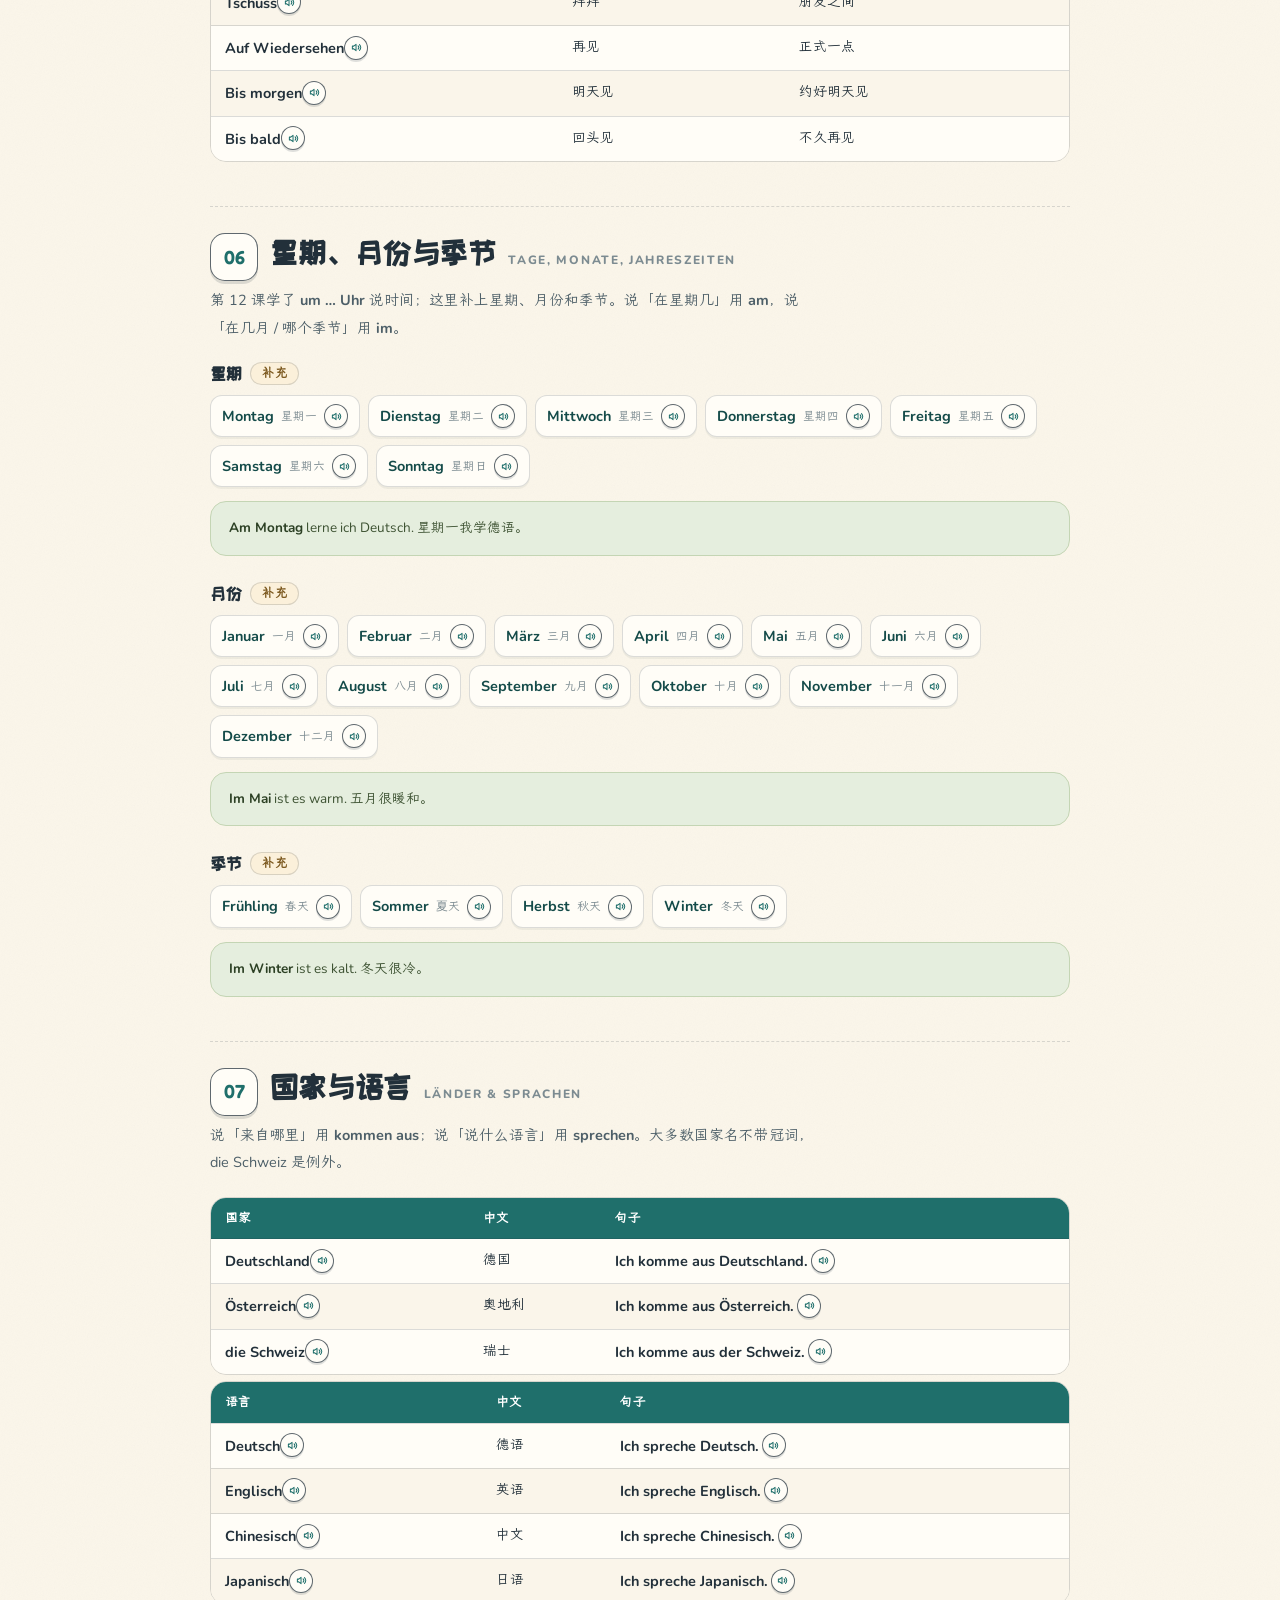
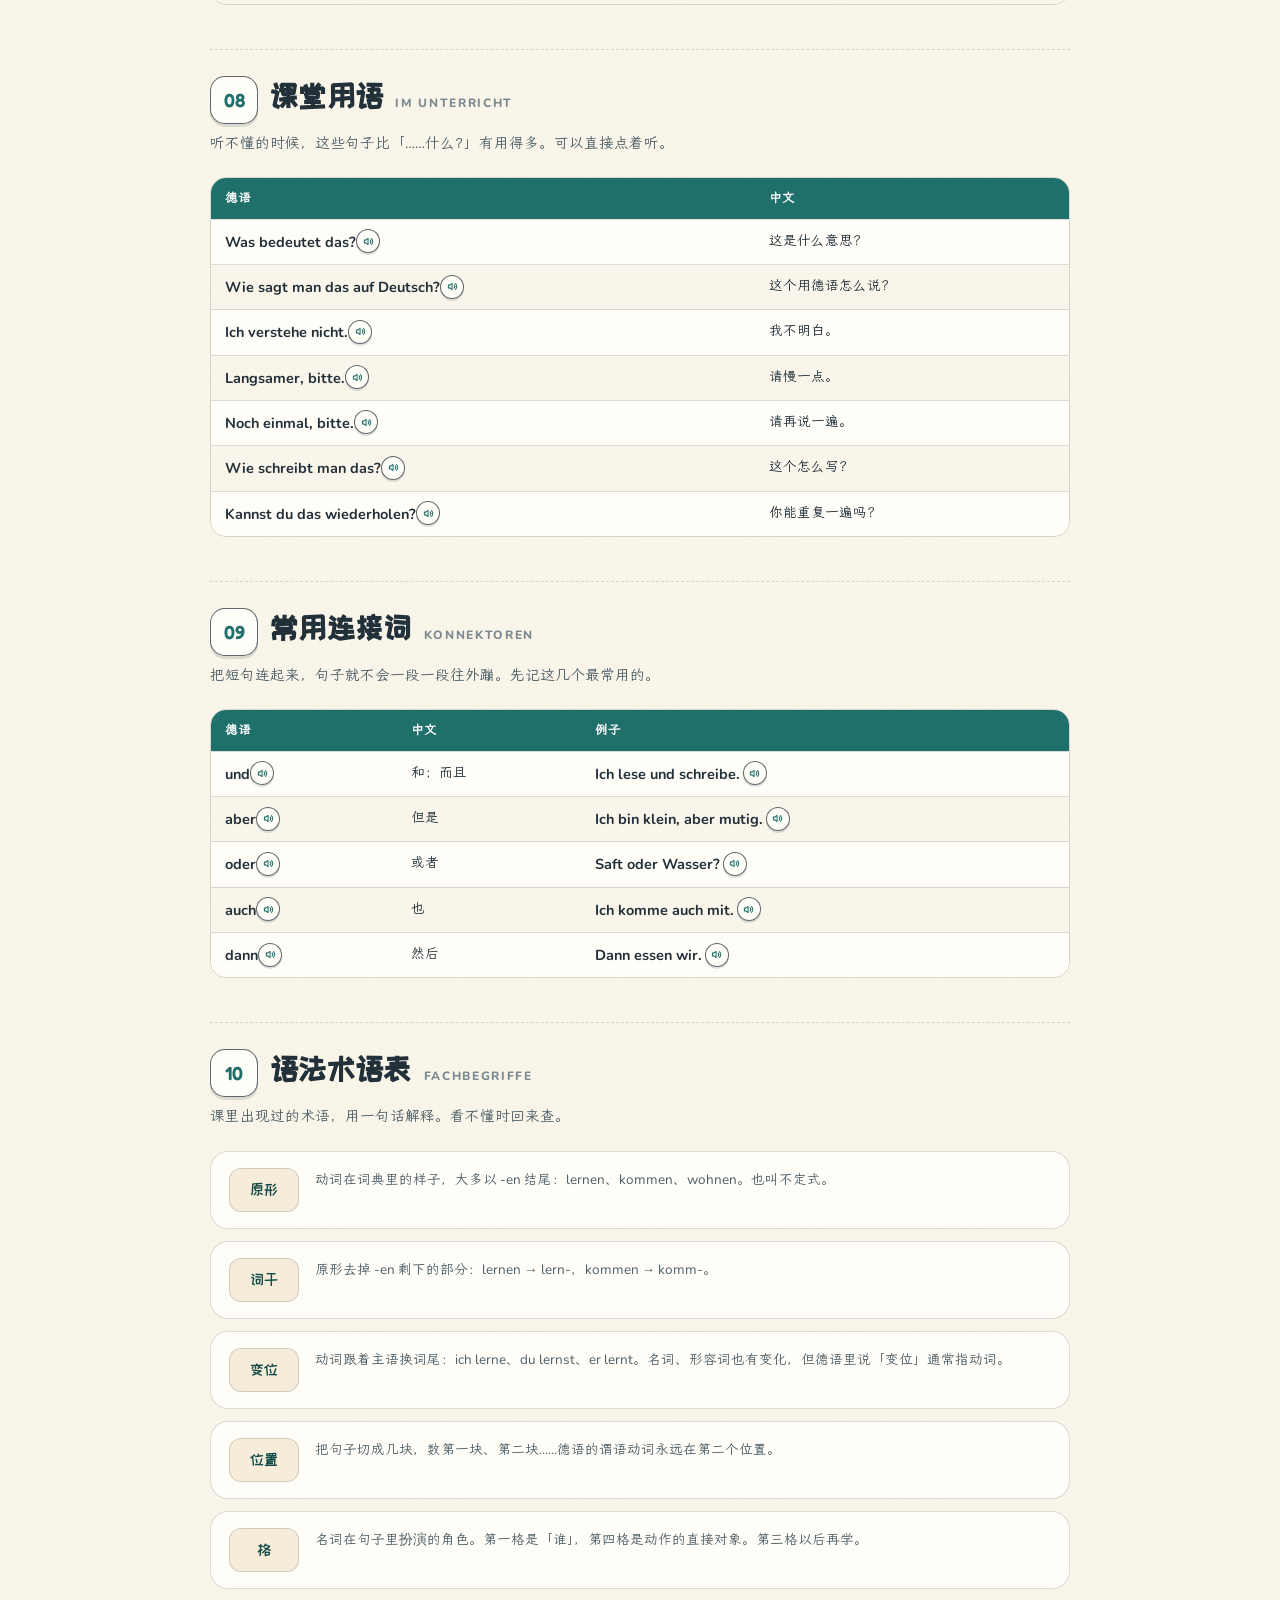
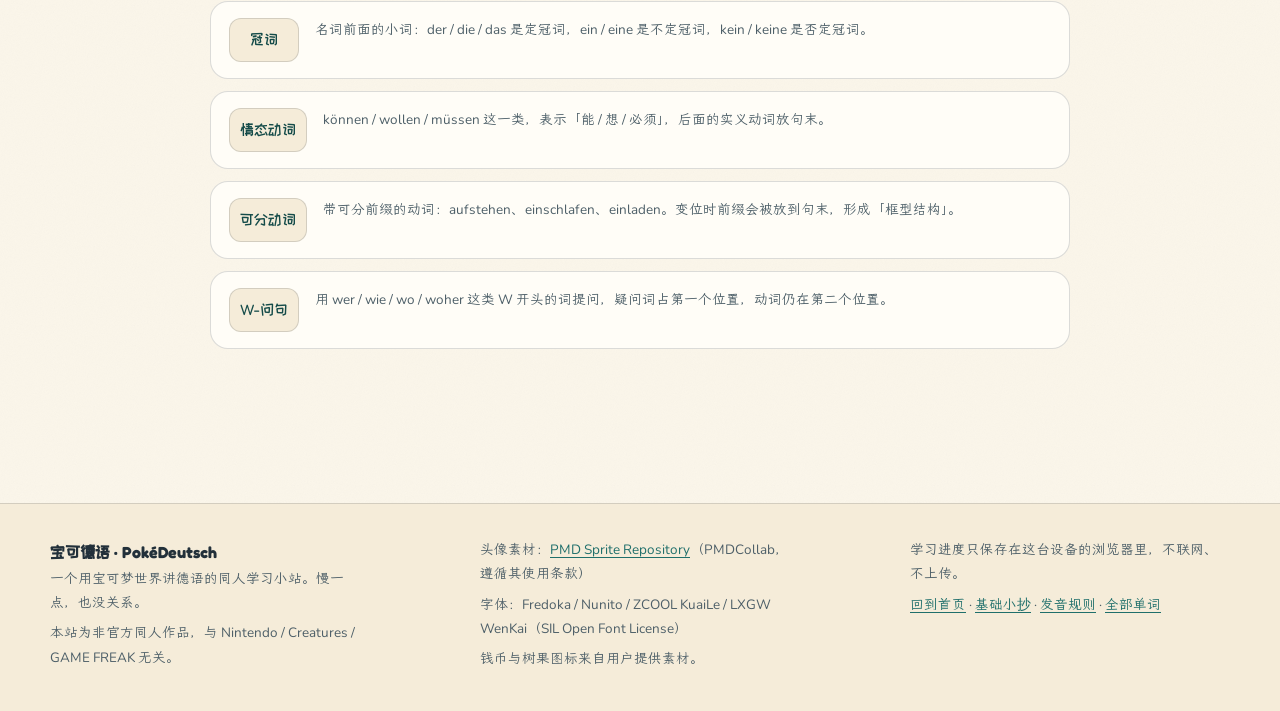
<file: grundlagen.html>
<!DOCTYPE html>
<html lang="zh-CN">
<head>
  <meta charset="utf-8">
  <meta name="viewport" content="width=device-width, initial-scale=1">
  <title>基础小抄 · 宝可德语</title>
  <meta name="description" content="德语基础小抄：动词变形、物主冠词、冠词与格、星期月份、课堂用语和语法术语。">
  <link rel="icon" href="assets/img/favicon.svg" type="image/svg+xml">
  <link rel="stylesheet" href="css/base.css">
  <link rel="stylesheet" href="css/home.css">
  <link rel="stylesheet" href="css/lesson.css">
  <link rel="stylesheet" href="css/pages.css">
  <link rel="stylesheet" href="css/grundlagen.css">
</head>
<body data-page="grundlagen">
  <a class="visually-hidden" href="#main">跳到主要内容</a>
  <div id="site-header"></div>

  <main id="main">
    <header class="page-hero">
      <div id="pageScene" aria-hidden="true"></div>
      <div class="page-hero-inner">
        <p class="eyebrow">Grundlagen · 基础</p>
        <h1>基础小抄</h1>
        <p class="lead">把散在各课里的基础拼在一起：动词怎么变、物主冠词、冠词与格、星期月份、课堂用语。标着课号的部分是已经学过的；标「补充」的可以当预告，先混个脸熟。</p>
      </div>
    </header>
    <div class="page-main">
      <div class="container container--narrow" id="glRoot"></div>
    </div>
  </main>

  <div id="site-footer"></div>
  <script src="js/app.js" defer></script>
  <script src="js/grundlagen.js" defer></script>
</body>
</html>
</file>
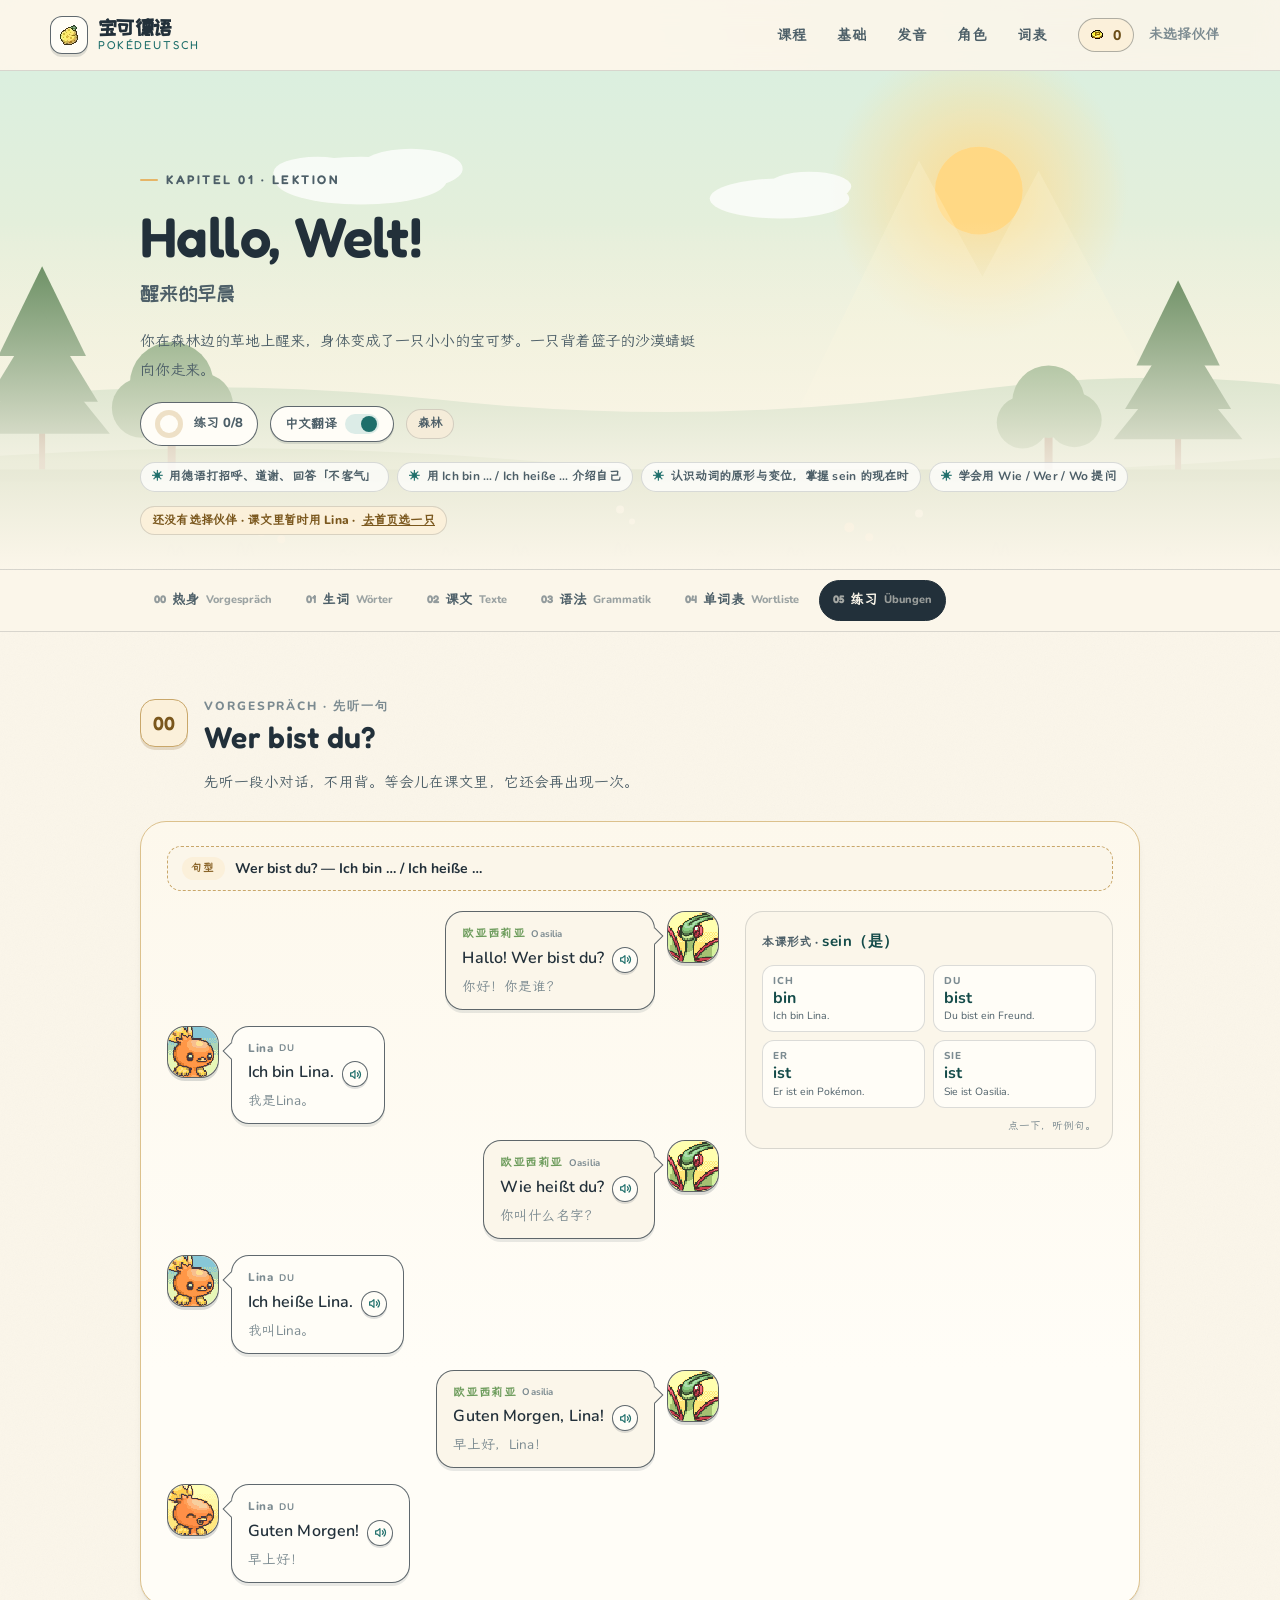
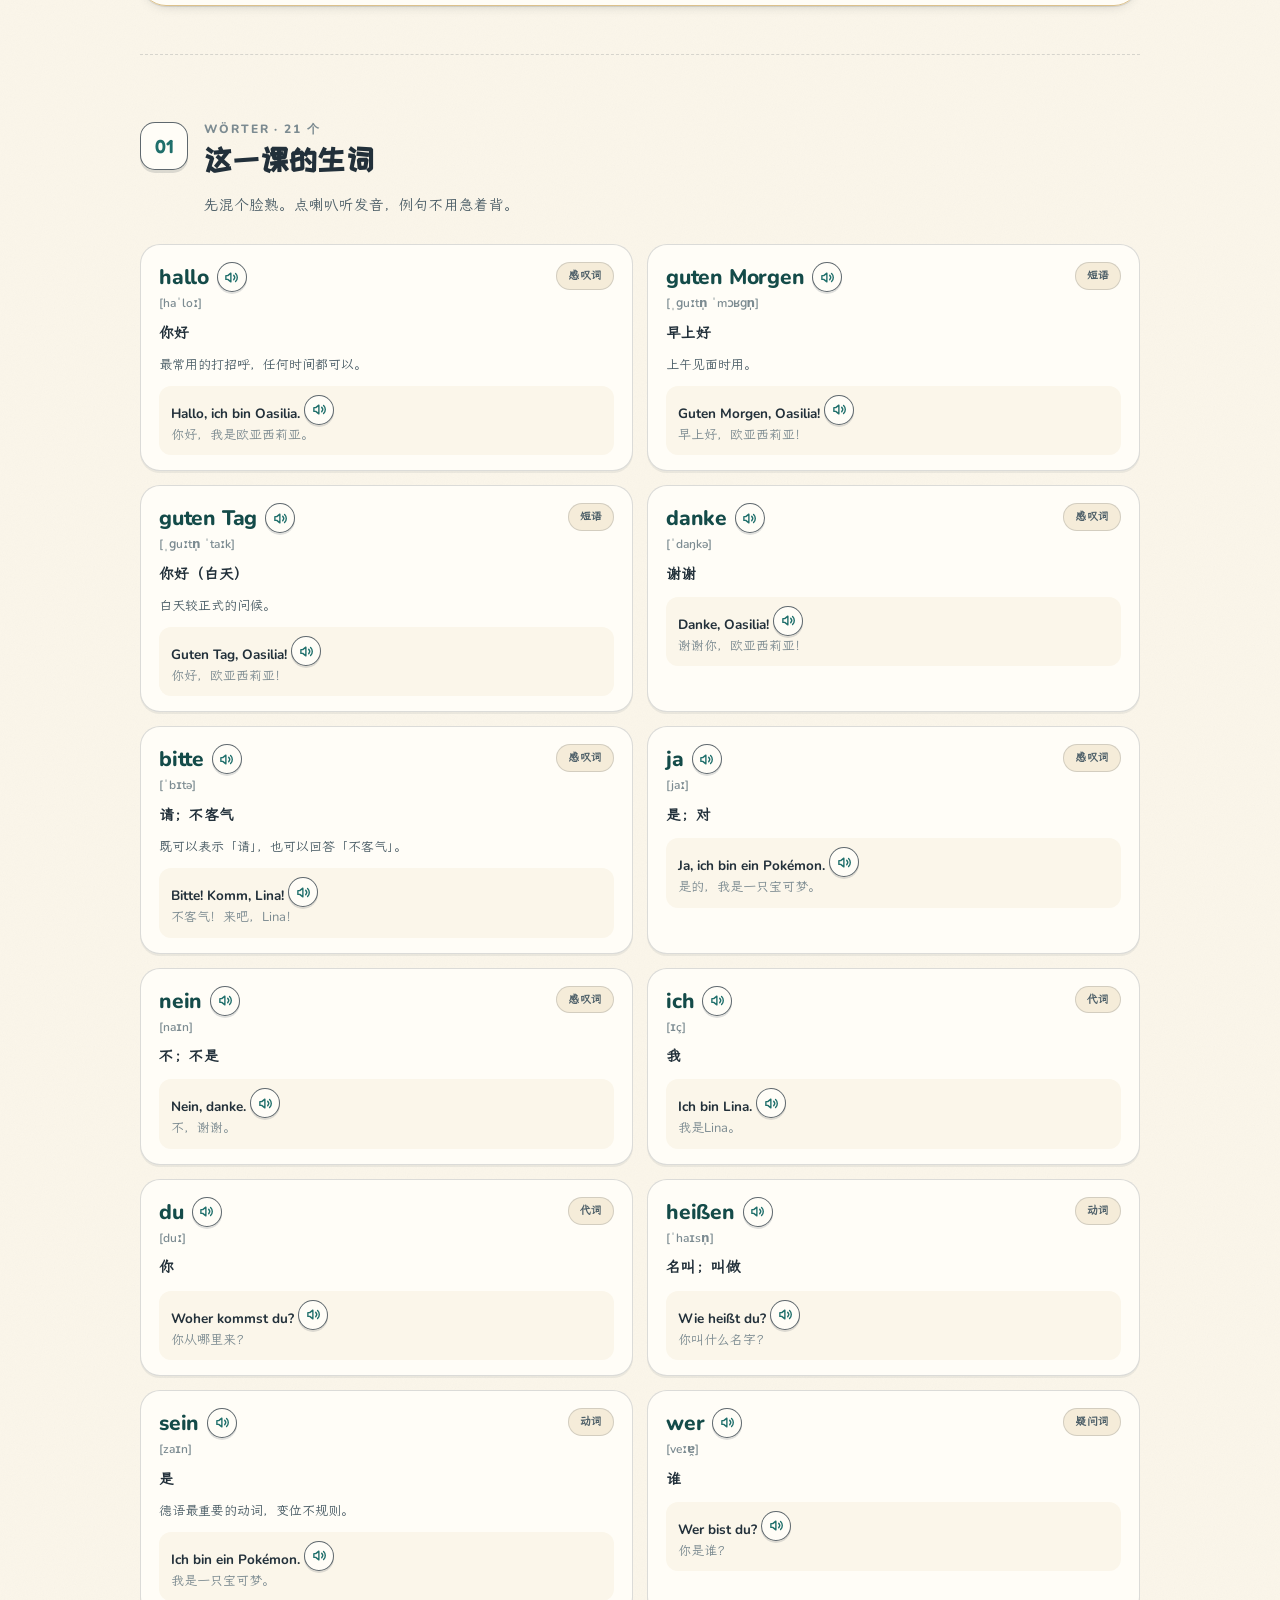
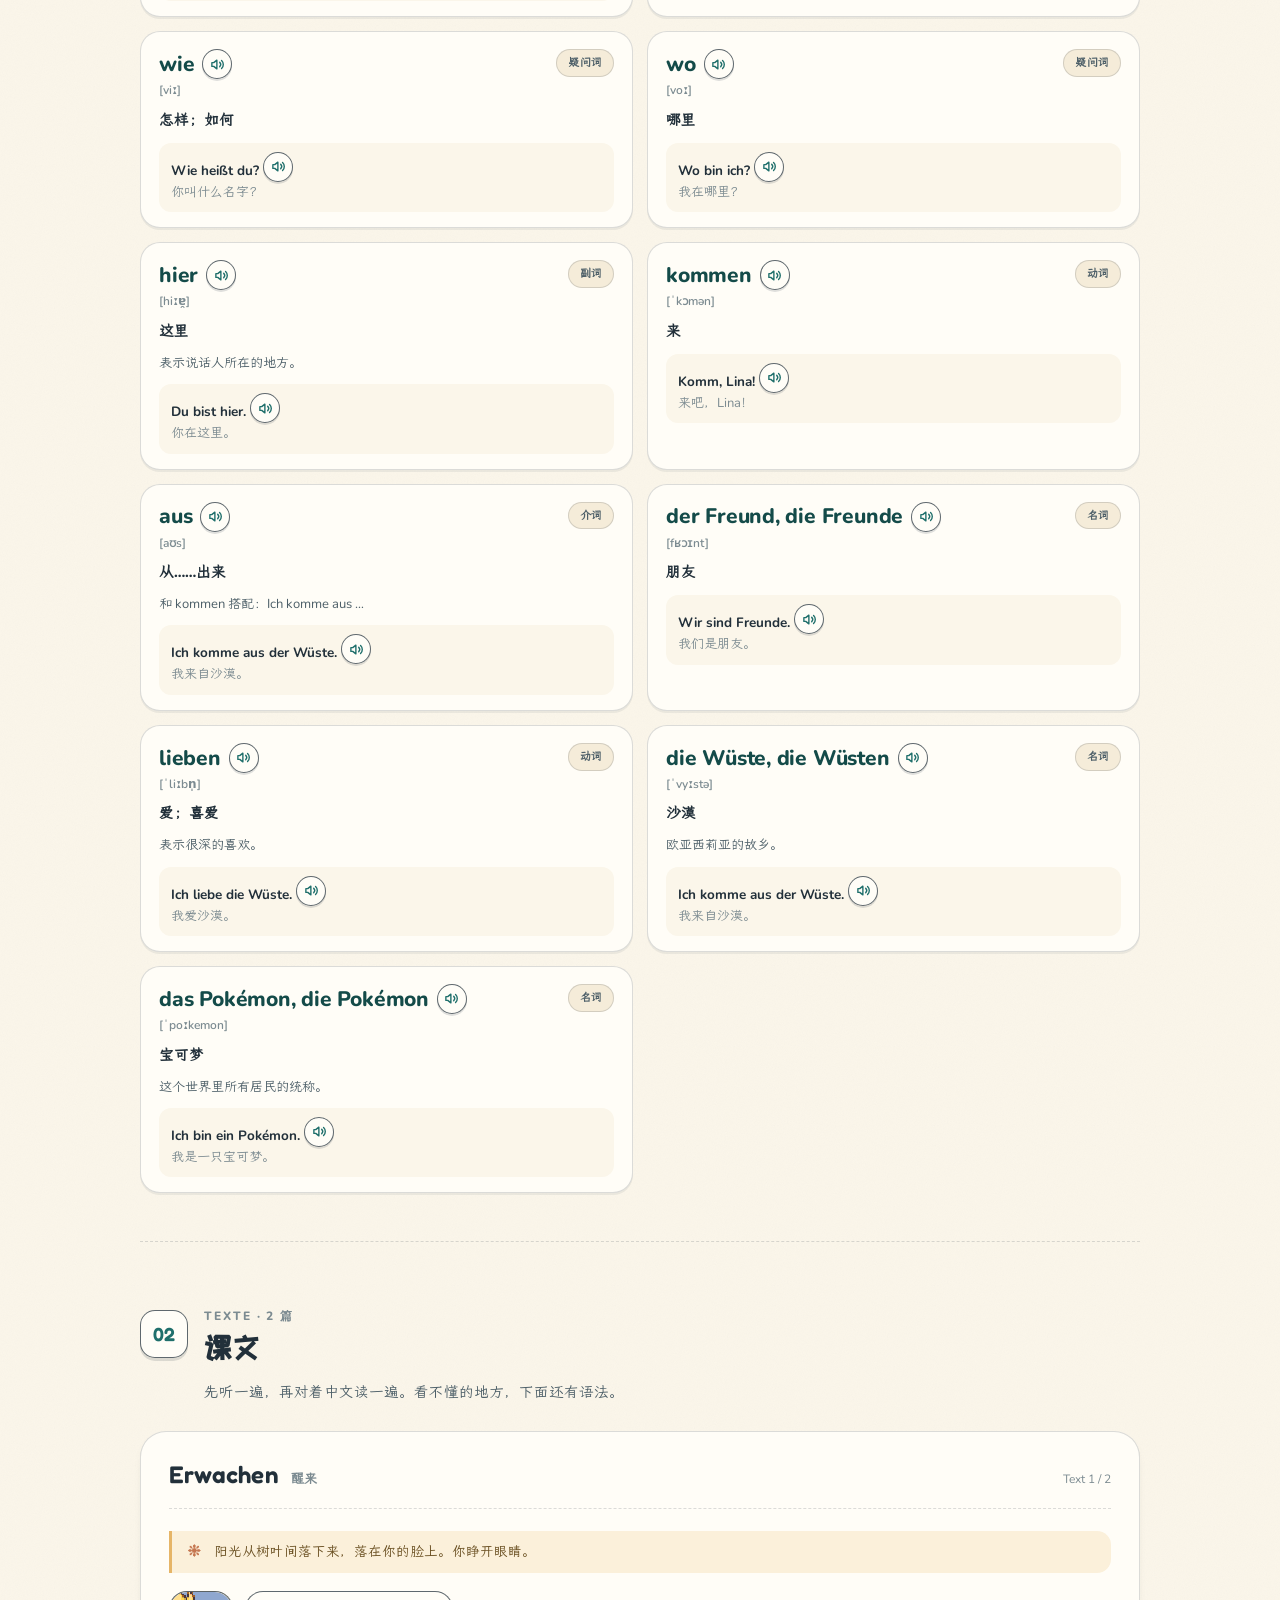
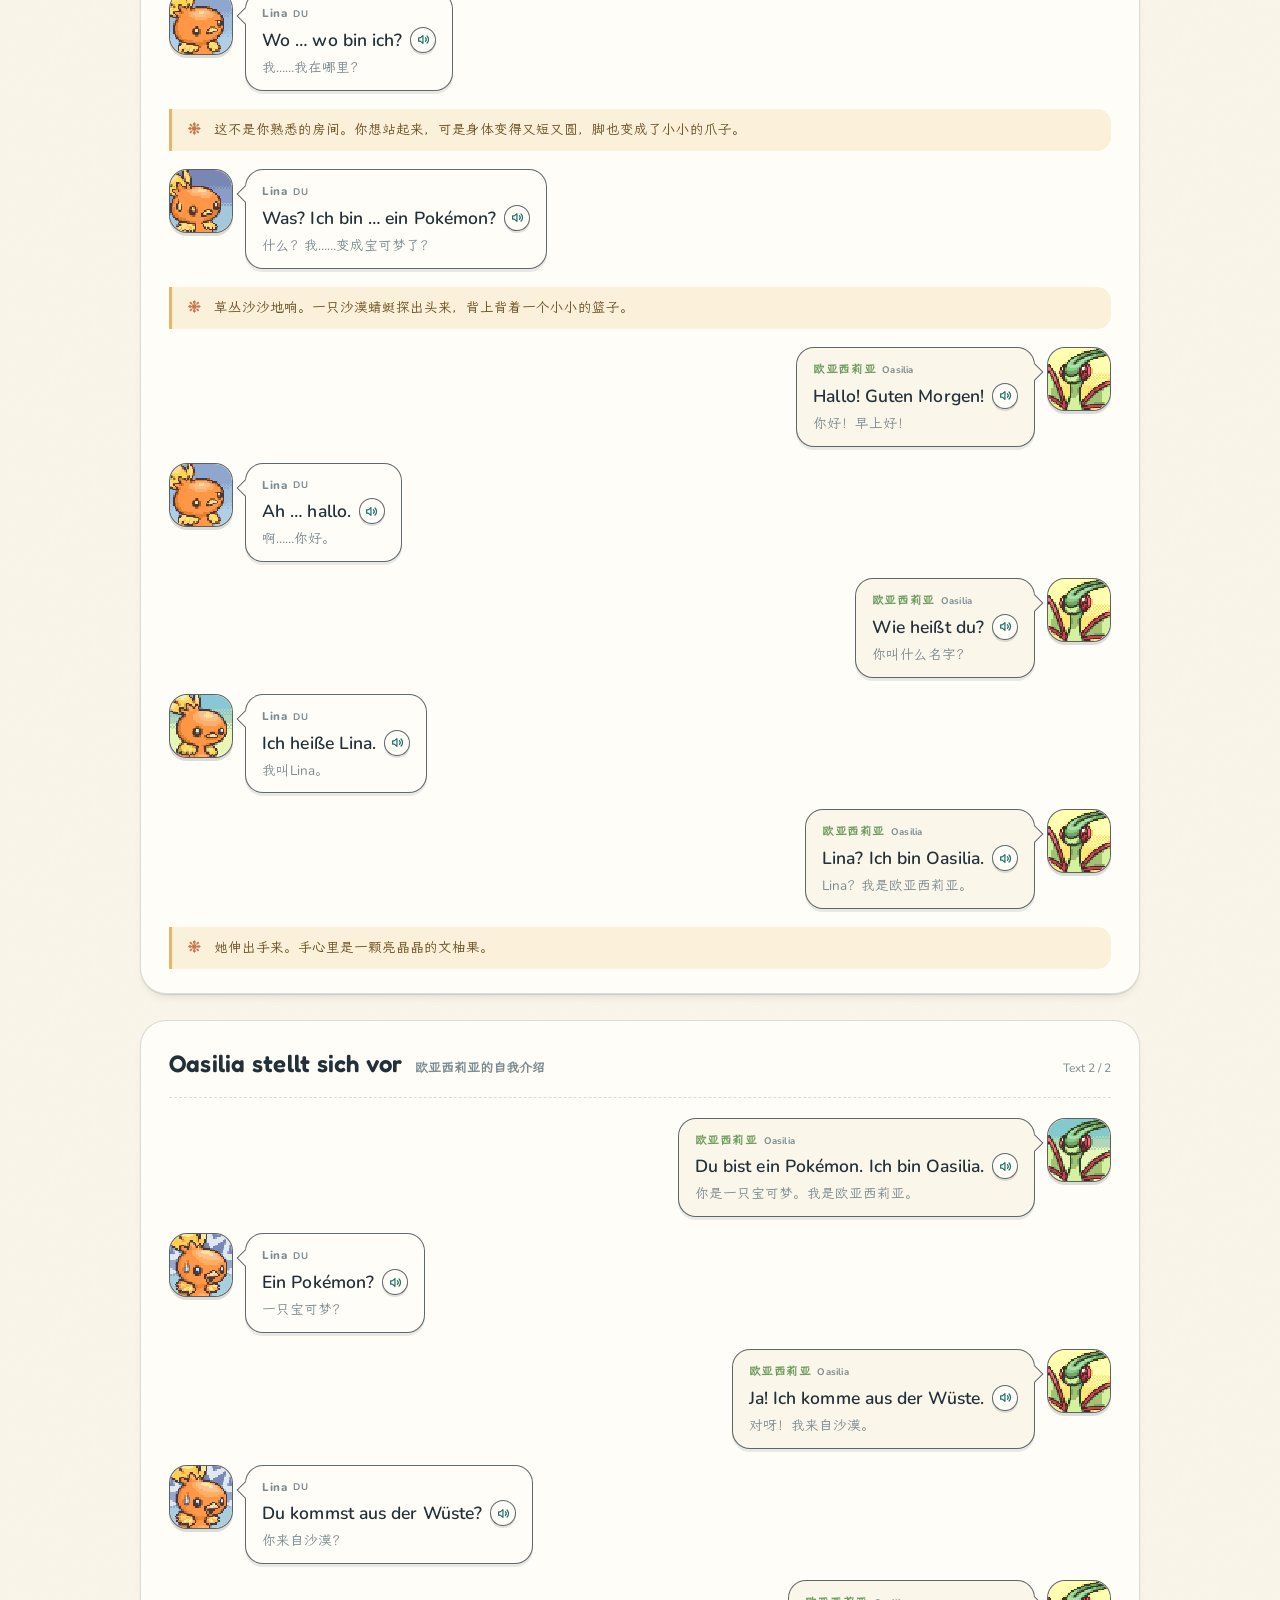
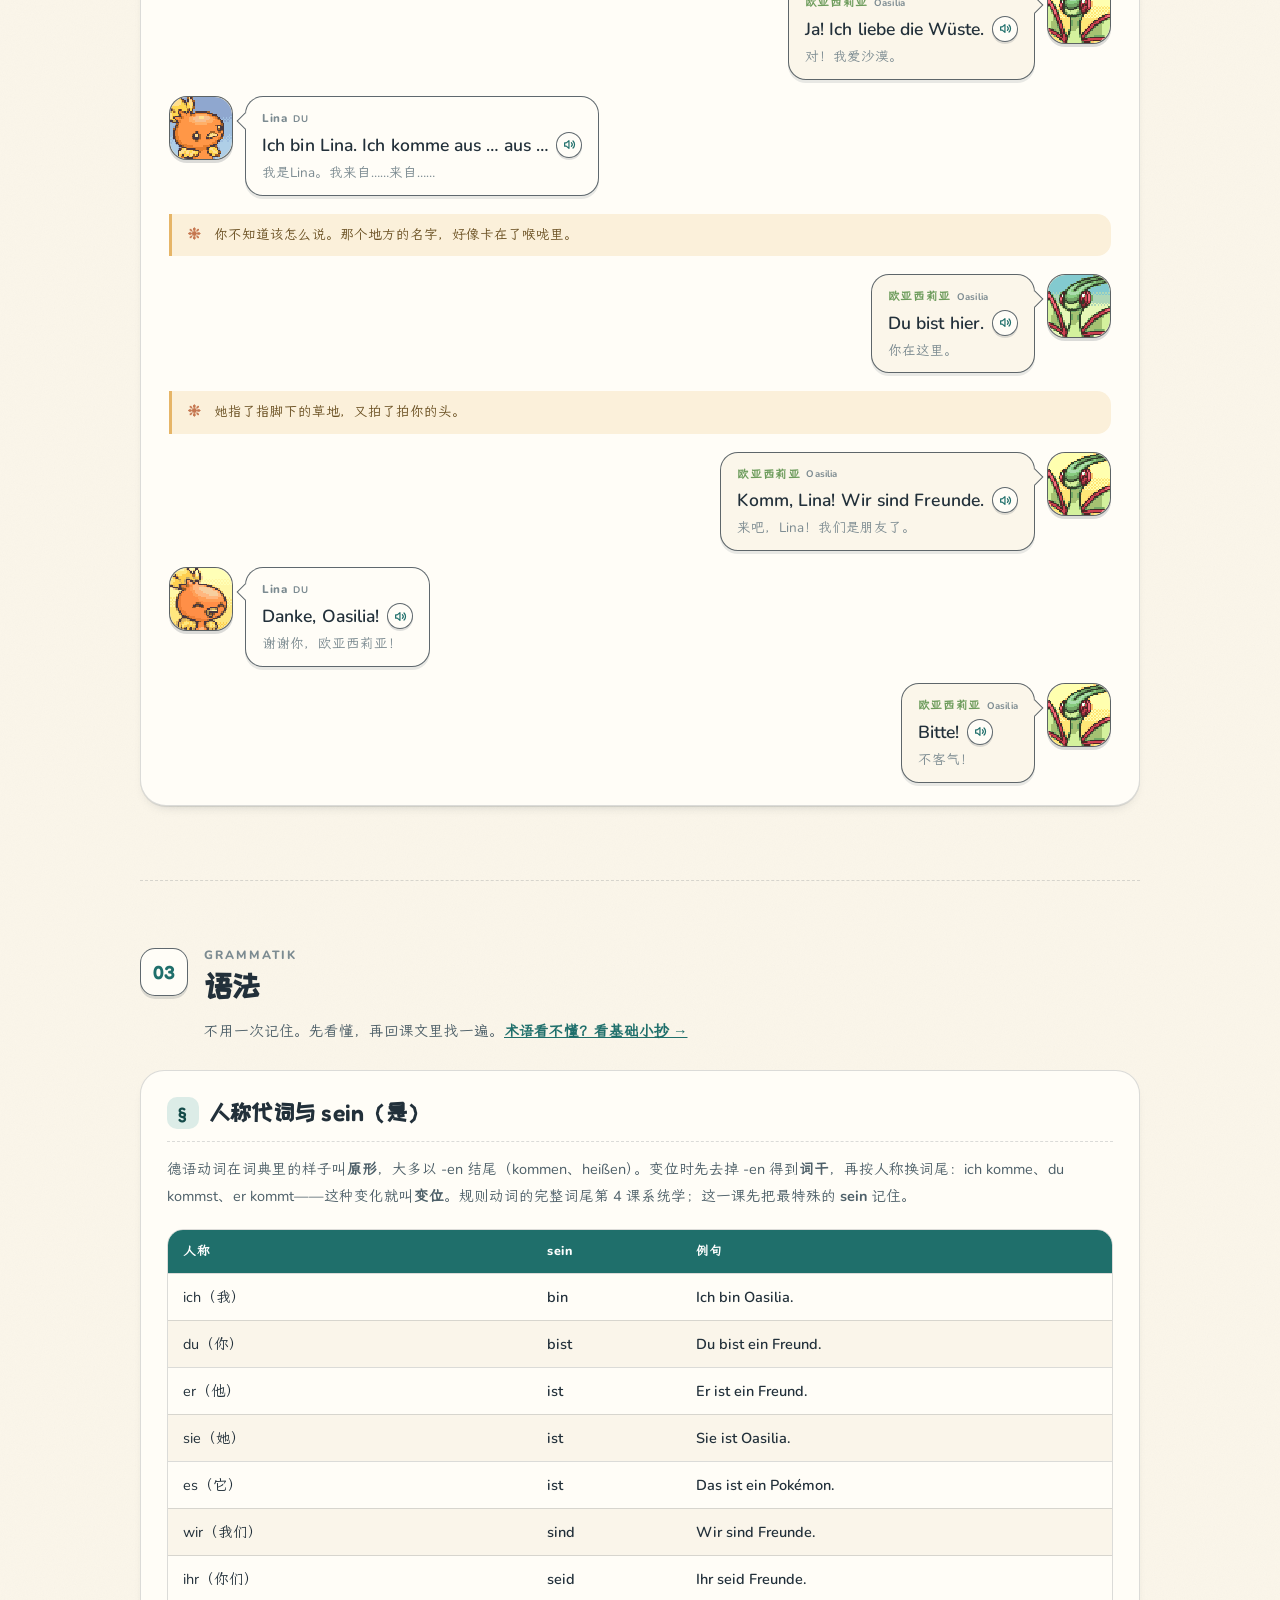
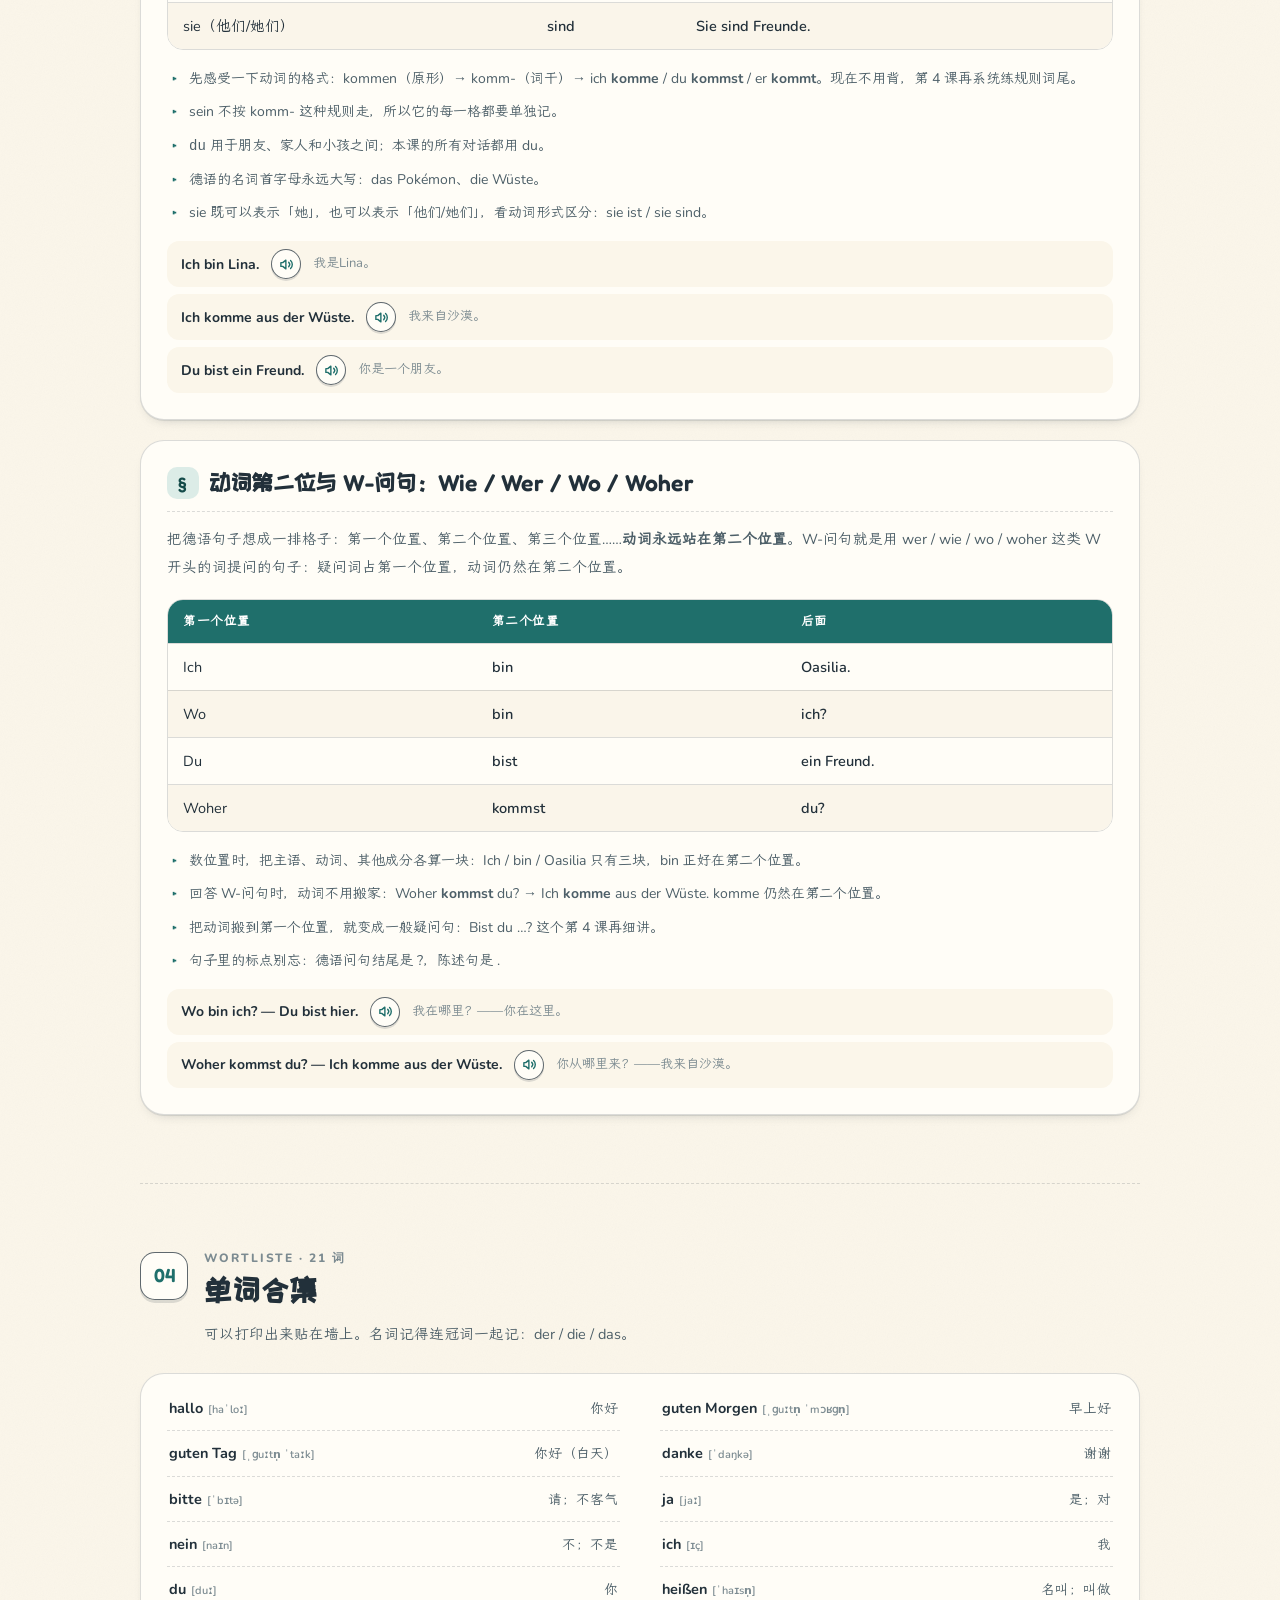
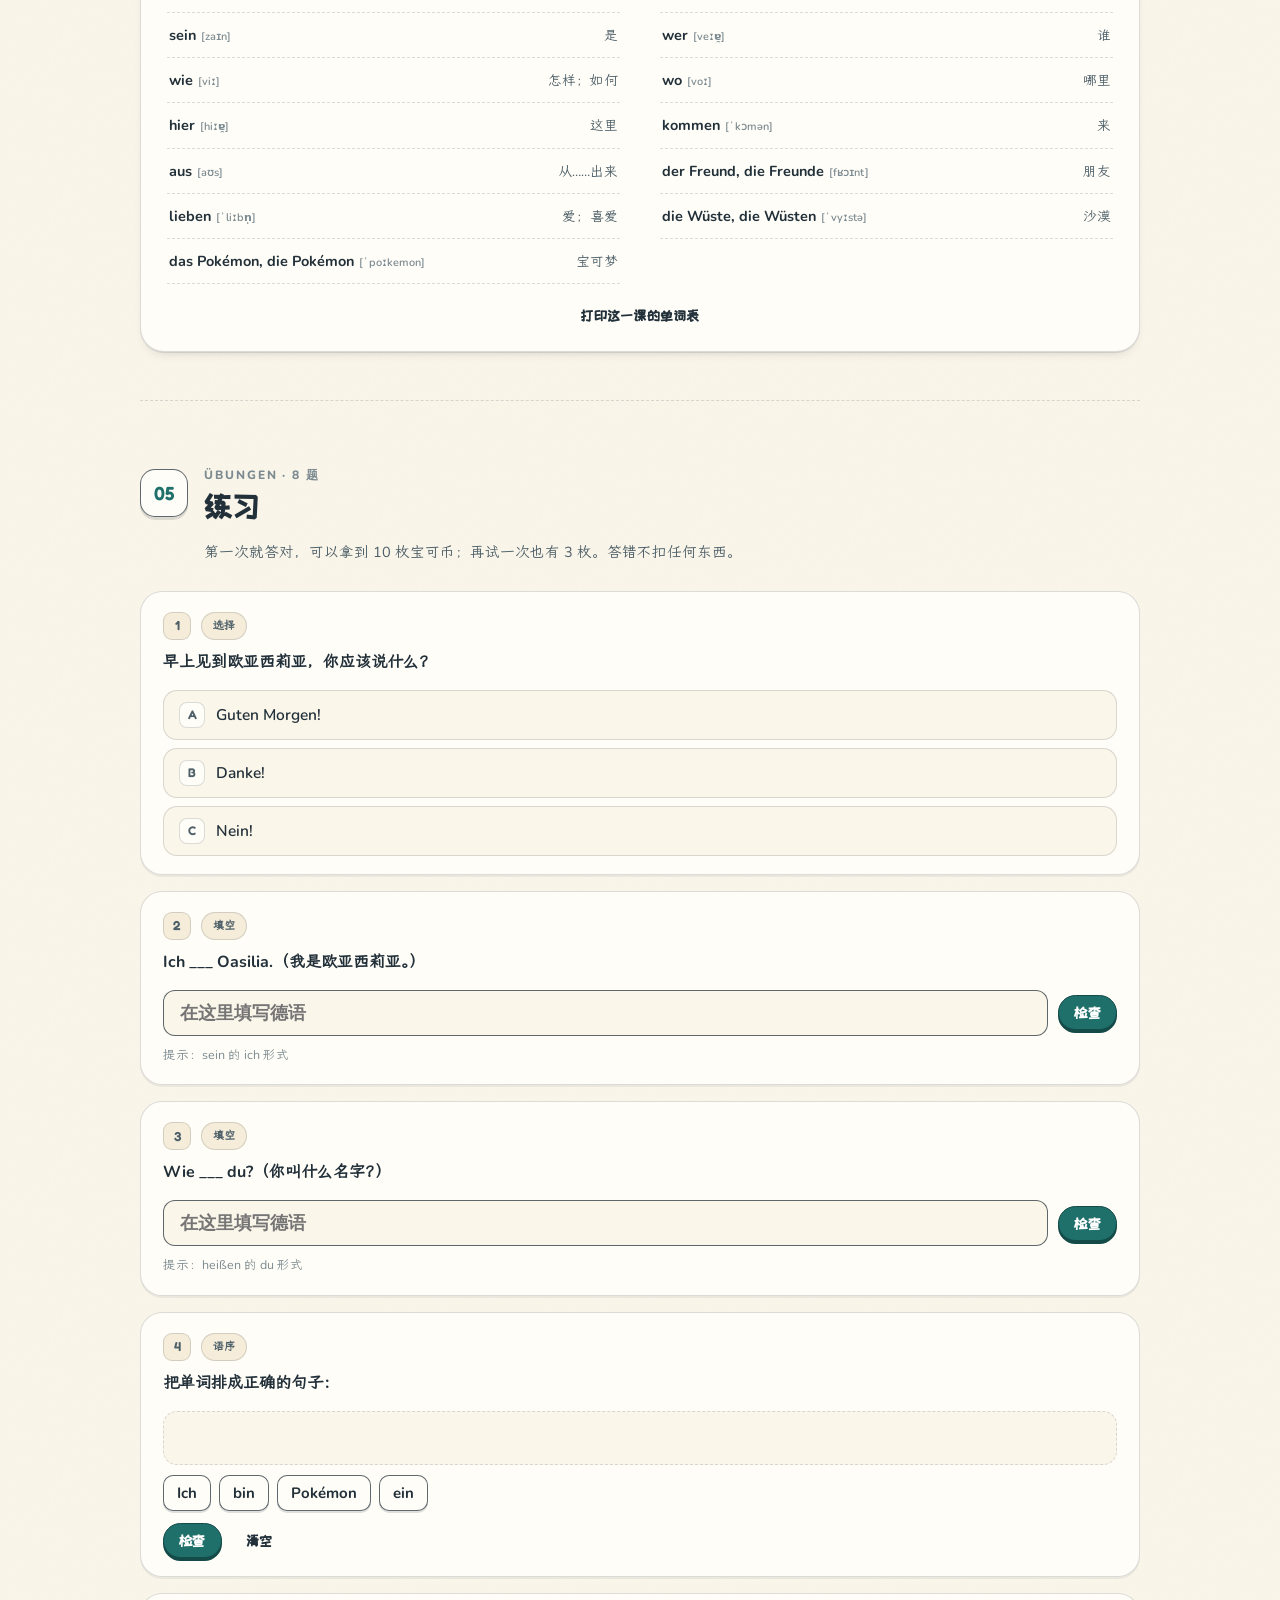
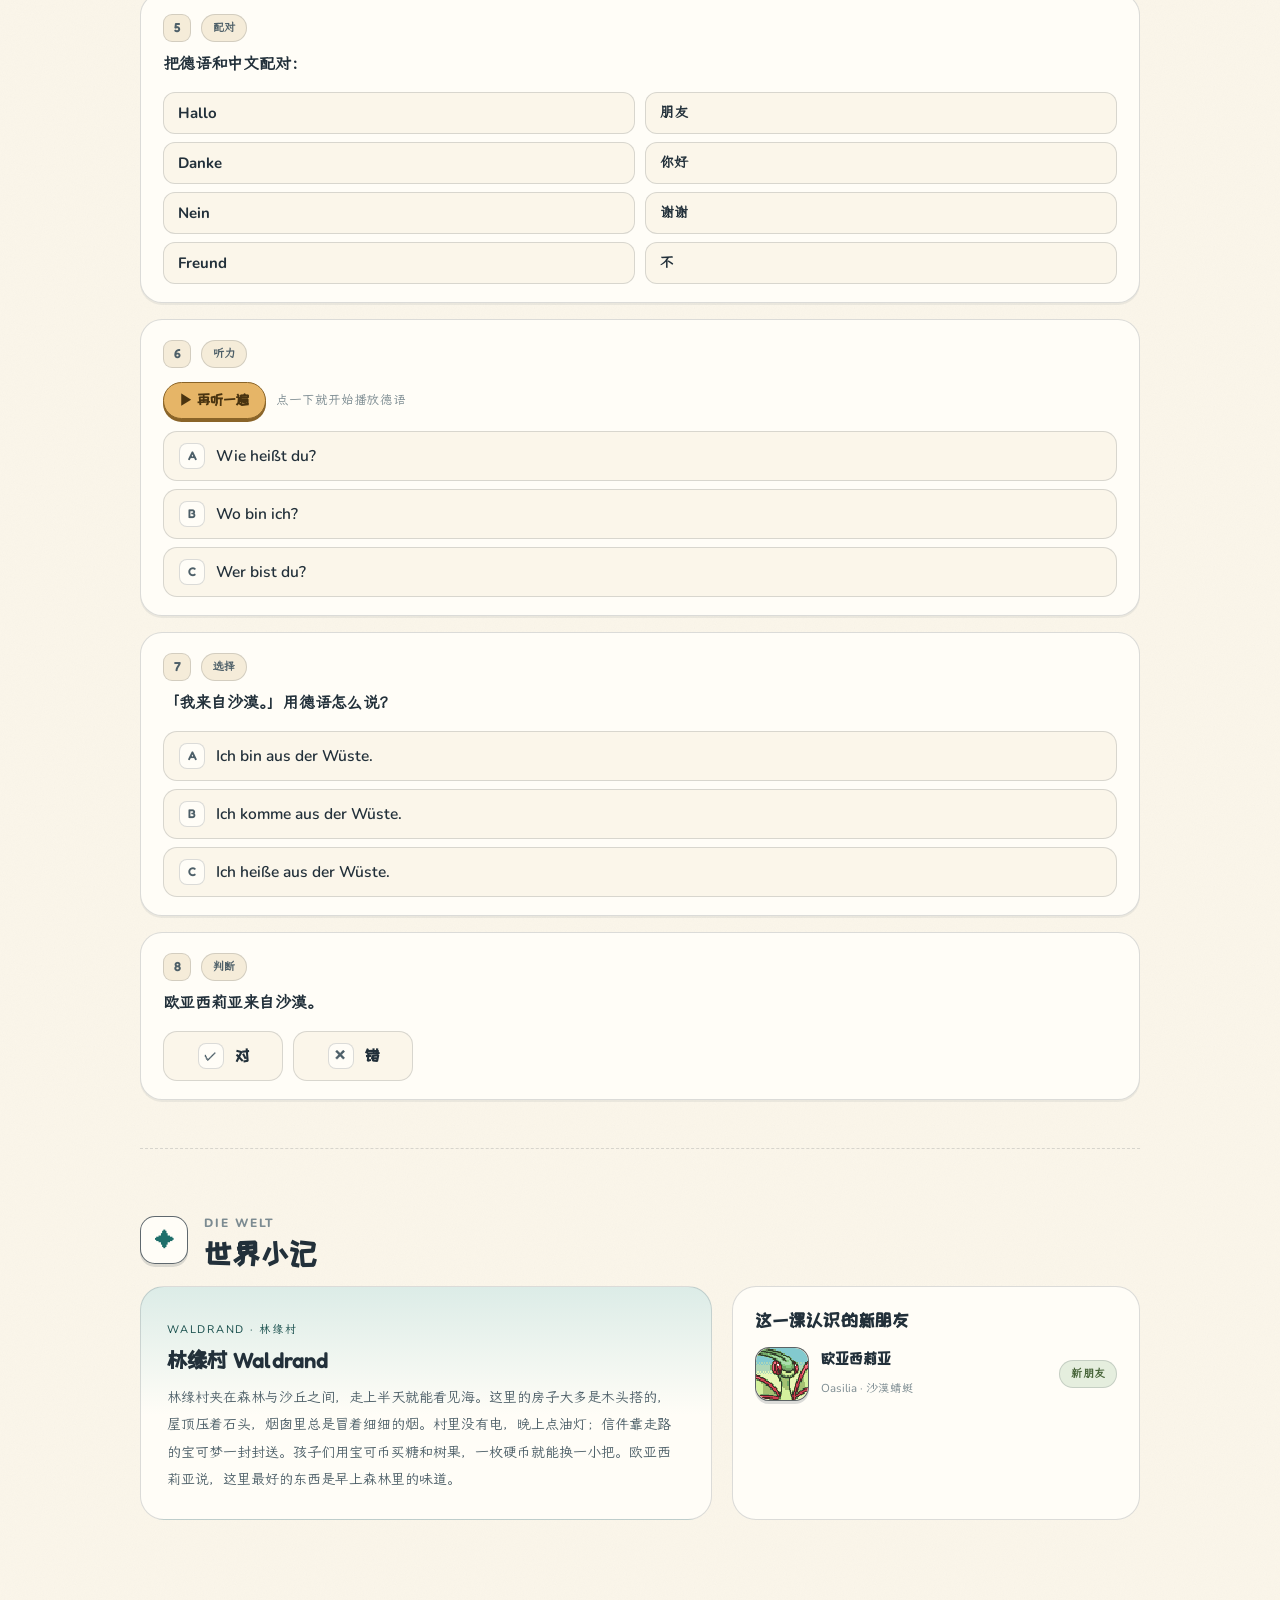
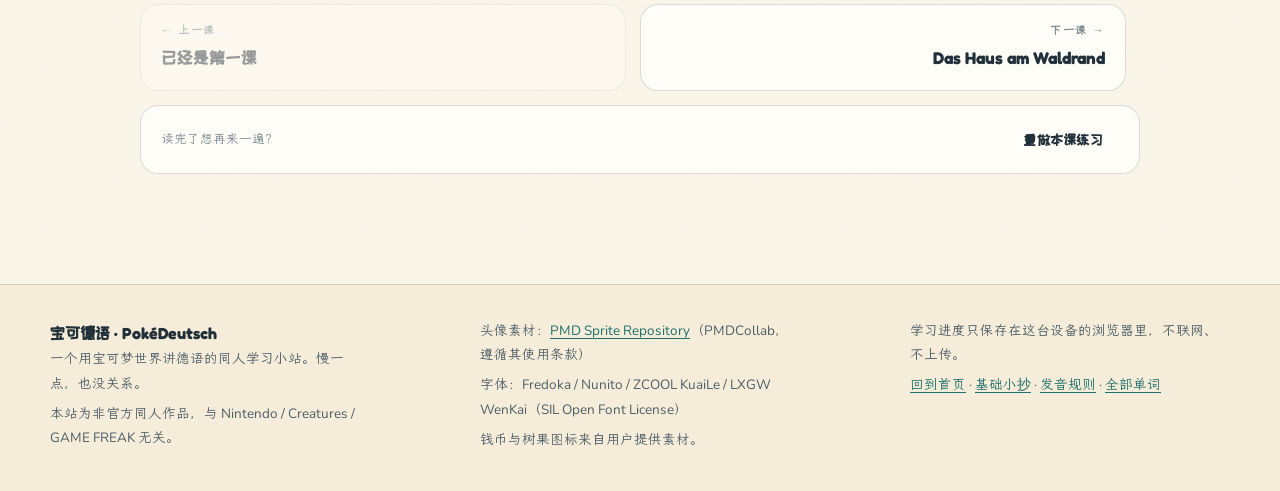
<file: lektion.html>
<!DOCTYPE html>
<html lang="zh-CN">
<head>
  <meta charset="utf-8">
  <meta name="viewport" content="width=device-width, initial-scale=1">
  <title>课程 · 宝可德语</title>
  <meta name="description" content="宝可梦世界里的德语课：生词、课文、语法、单词表与练习。">
  <link rel="icon" href="assets/img/favicon.svg" type="image/svg+xml">
  <link rel="stylesheet" href="css/base.css">
  <link rel="stylesheet" href="css/home.css">
  <link rel="stylesheet" href="css/lesson.css">
  <link rel="stylesheet" href="css/pages.css">
</head>
<body data-page="lesson">
  <a class="visually-hidden" href="#main">跳到主要内容</a>
  <div id="site-header"></div>

  <main id="main" class="lesson">
    <div id="lessonRoot">
      <div class="container" style="padding:80px 0">
        <p style="color:var(--ink-3)">正在翻开课本……</p>
      </div>
    </div>
    <div id="lessonFoot"></div>
  </main>

  <div id="site-footer"></div>
  <noscript><p class="container" style="padding:40px 0">这一课需要 JavaScript 才能翻开。请在浏览器设置里允许脚本。</p></noscript>

  <script src="js/app.js" defer></script>
  <script src="js/lesson.js" defer></script>
</body>
</html>
</file>
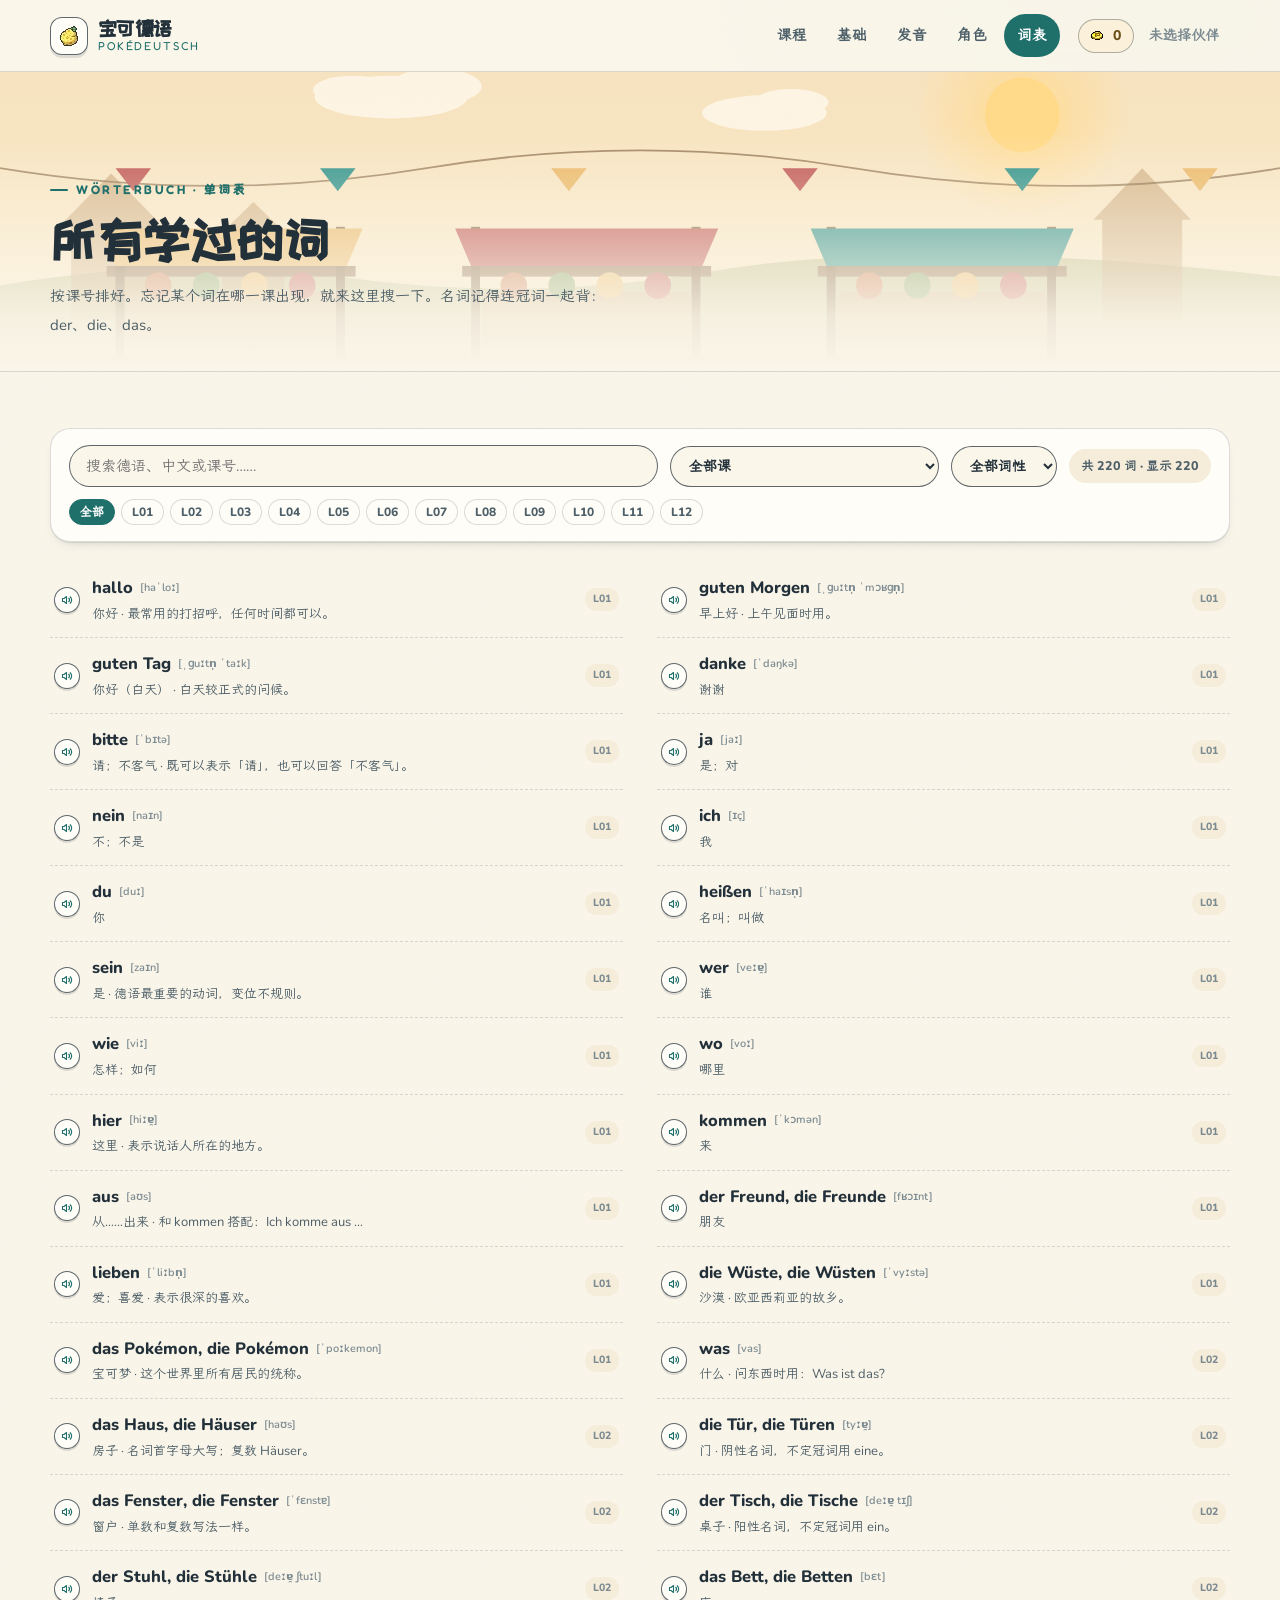
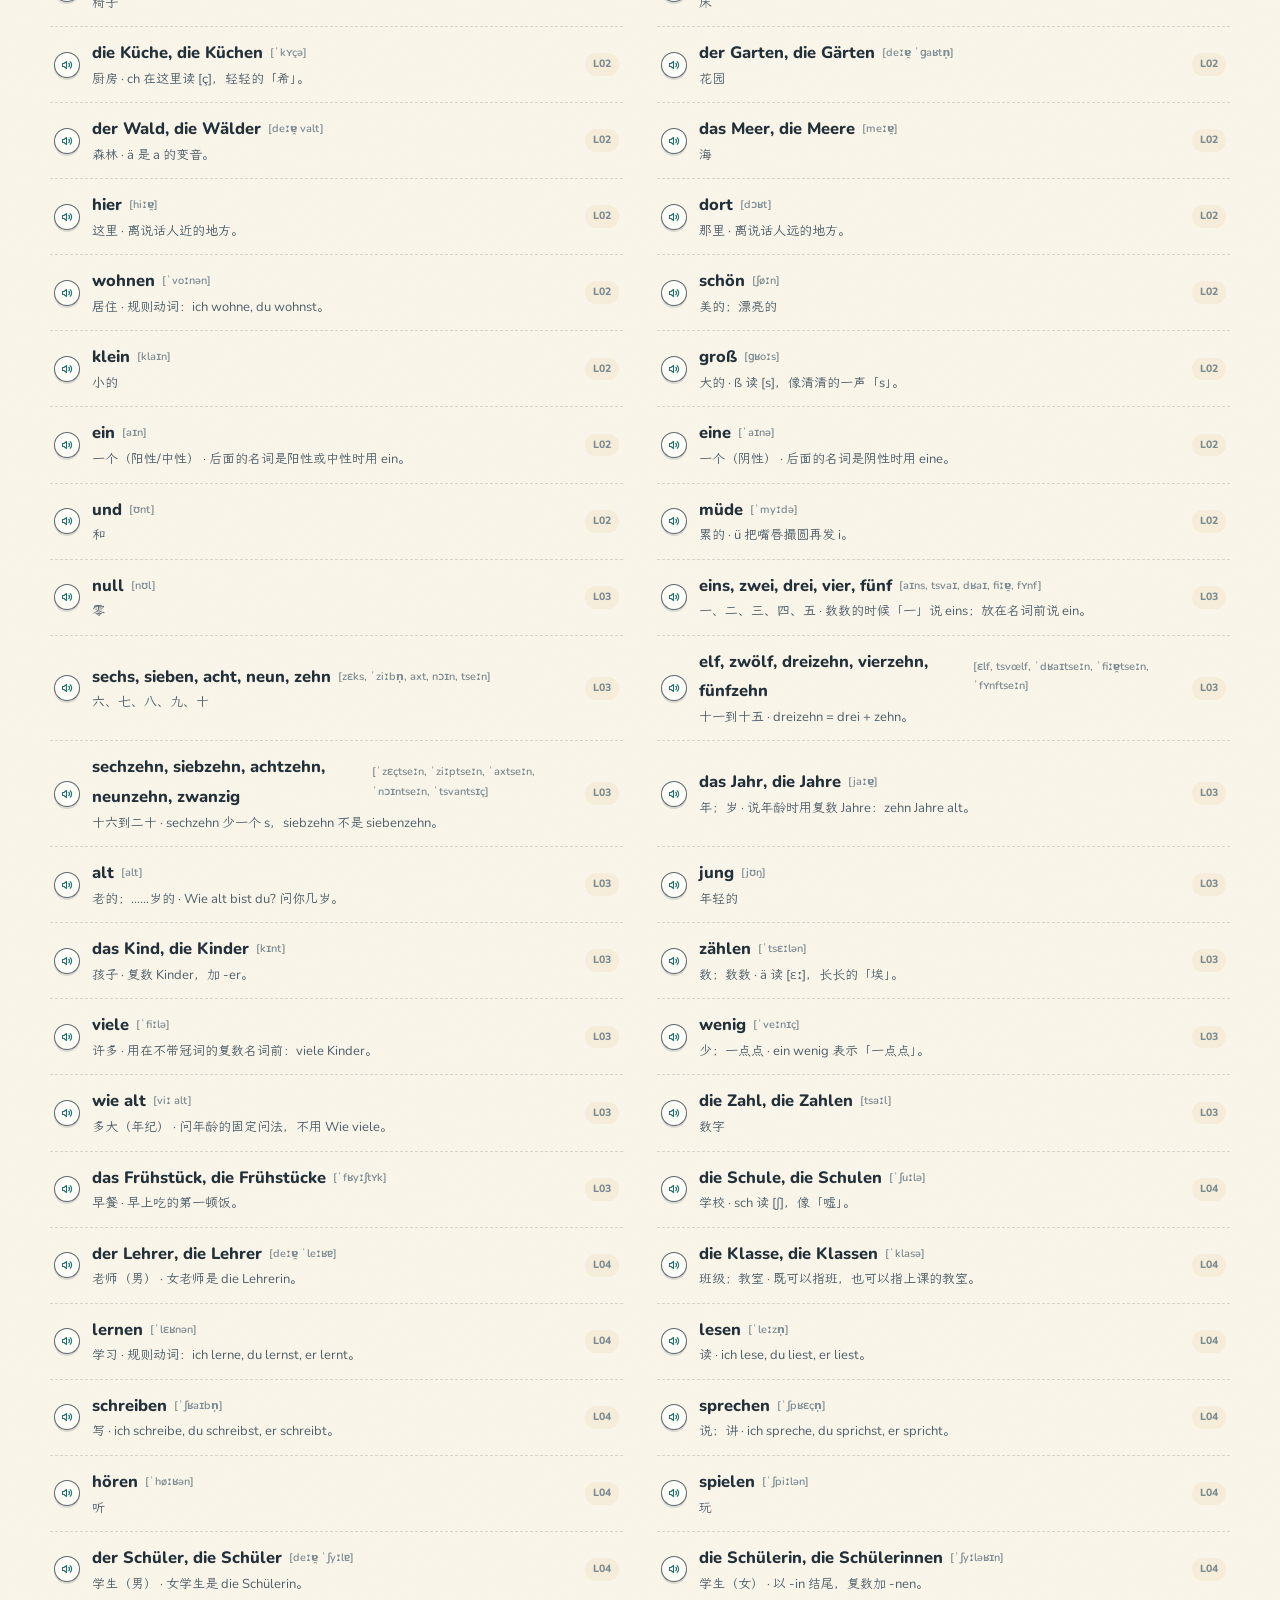
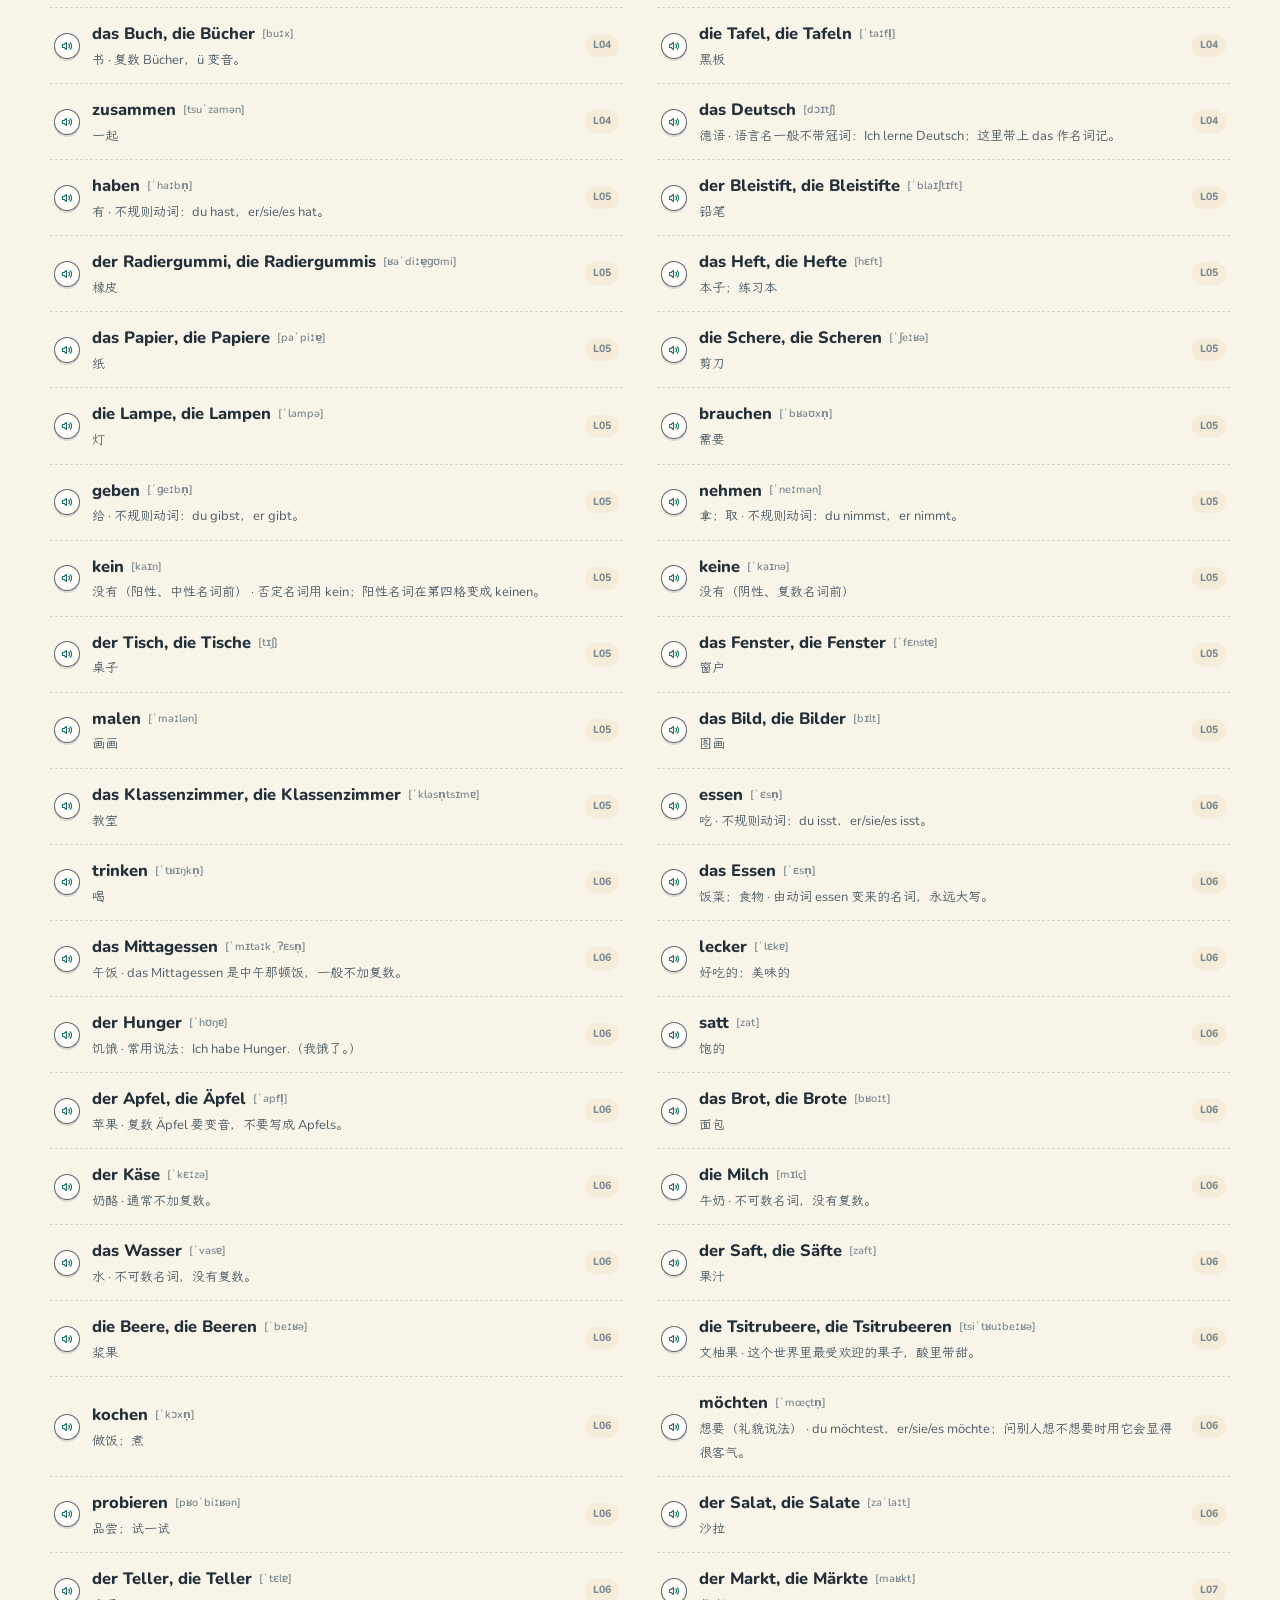
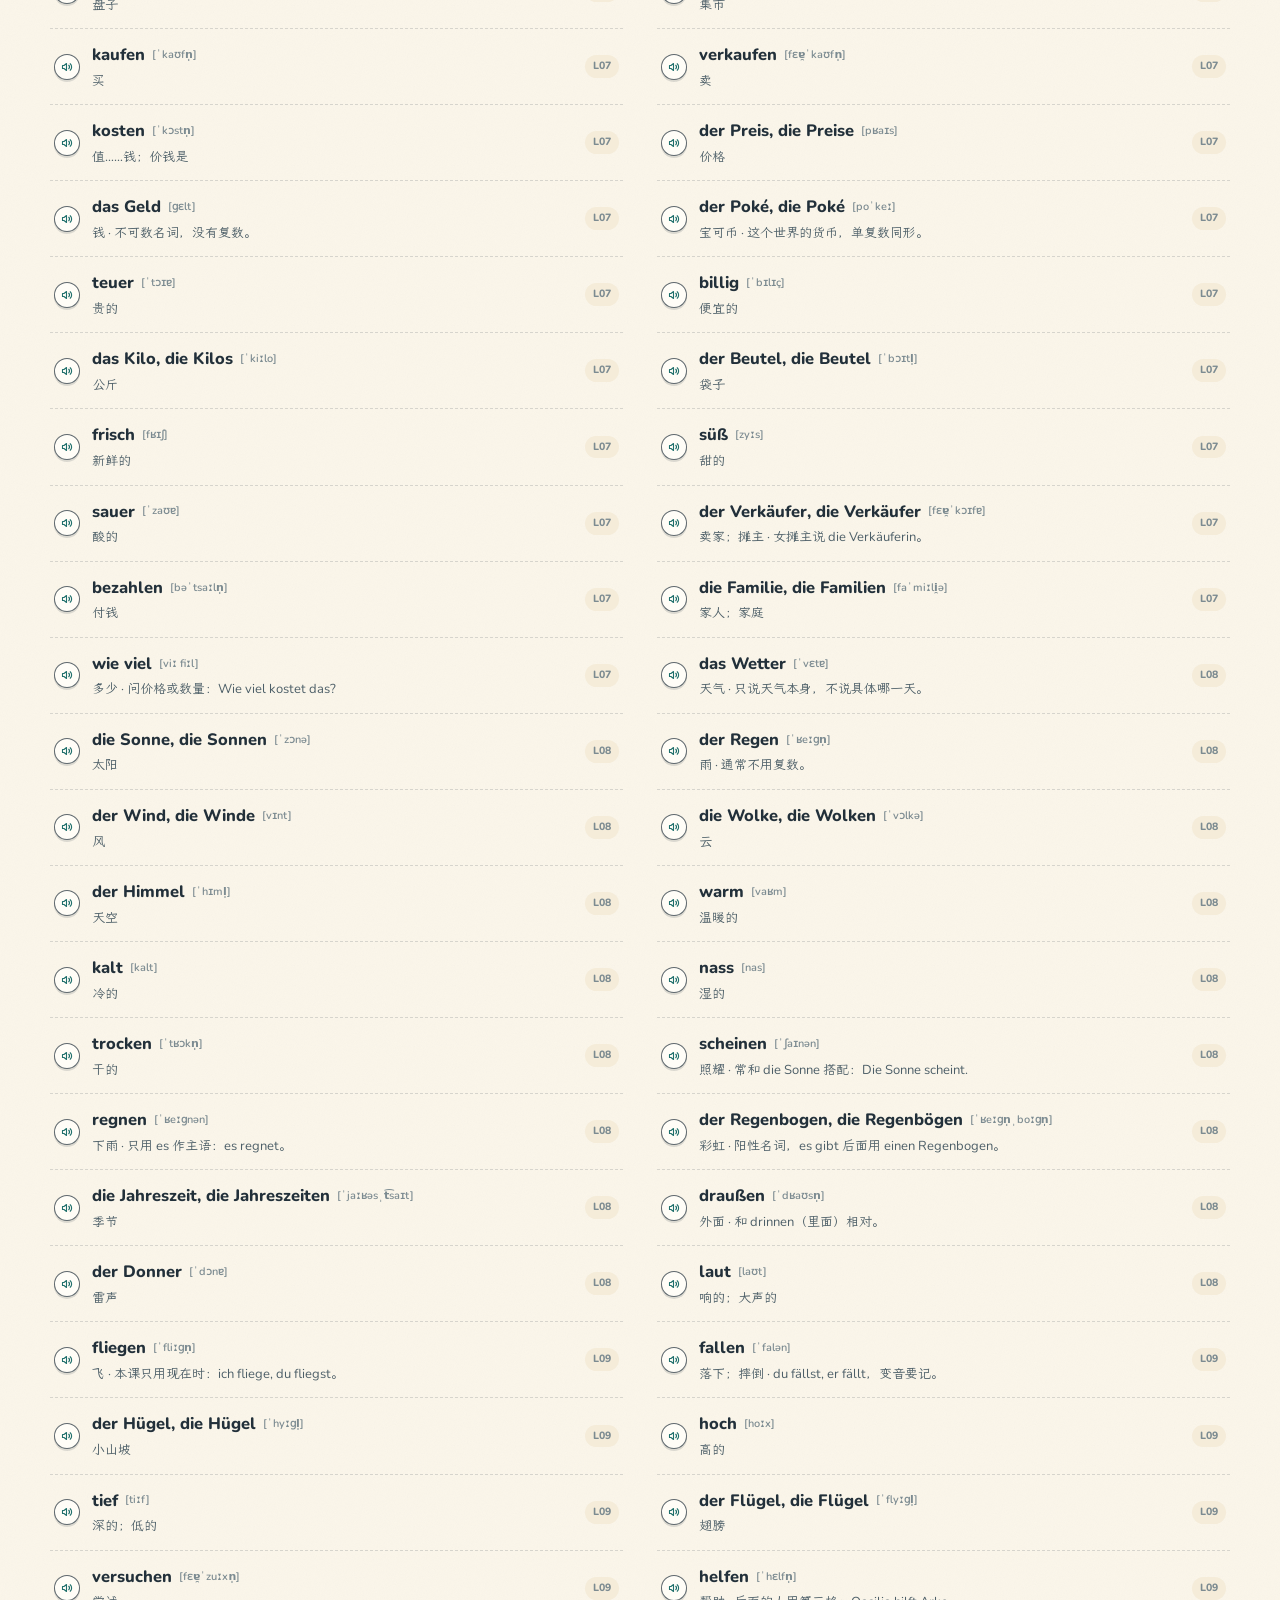
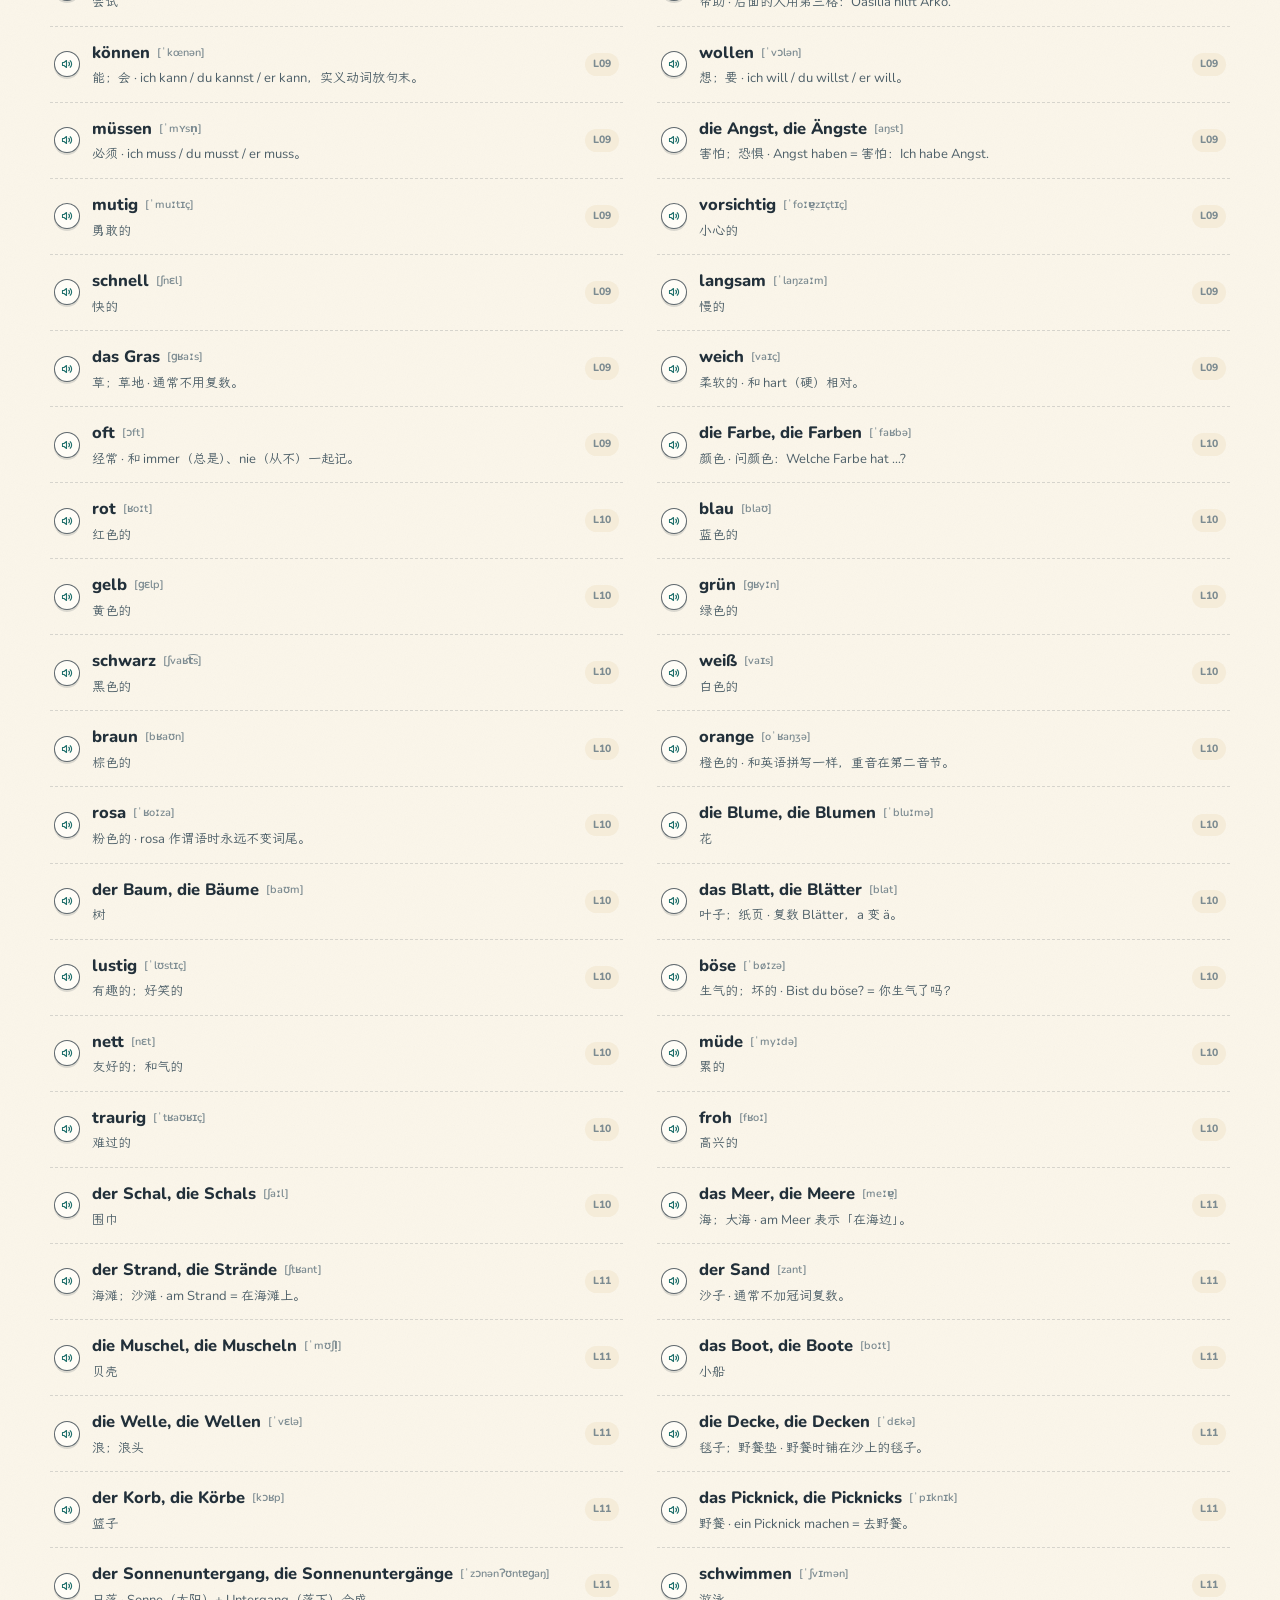
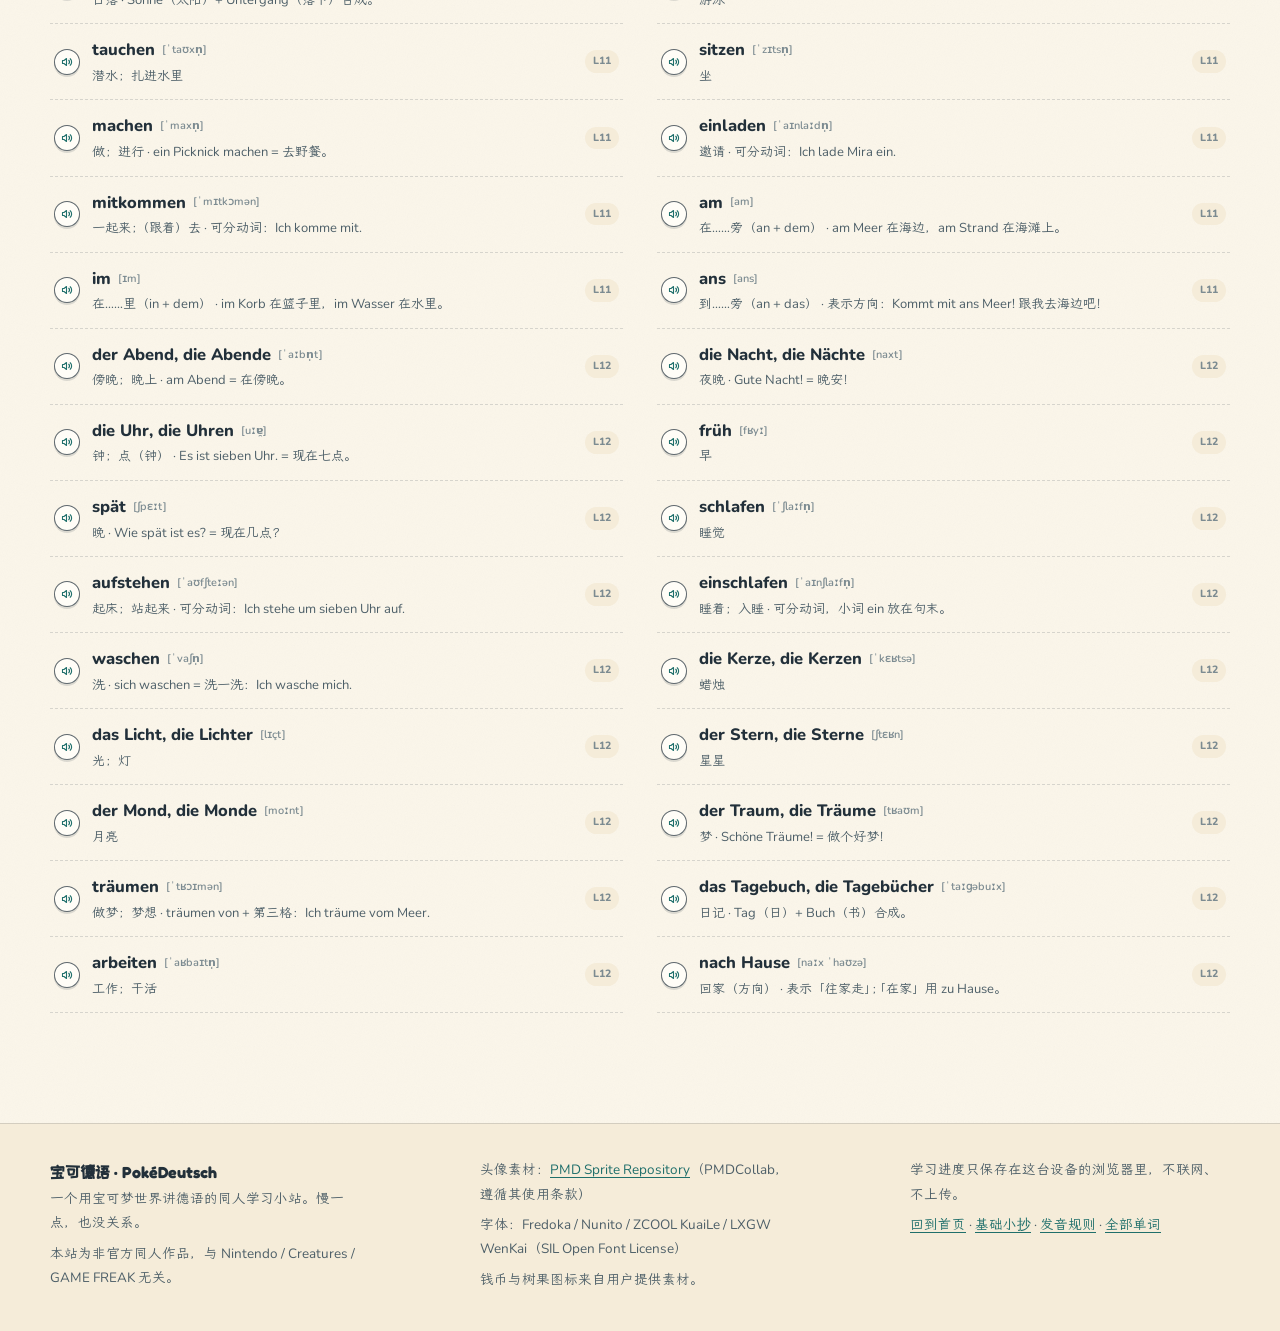
<file: woerterbuch.html>
<!DOCTYPE html>
<html lang="zh-CN">
<head>
  <meta charset="utf-8">
  <meta name="viewport" content="width=device-width, initial-scale=1">
  <title>单词表 · 宝可德语</title>
  <meta name="description" content="按课号整理的全部德语生词，可以搜索、筛选、点读。">
  <link rel="icon" href="assets/img/favicon.svg" type="image/svg+xml">
  <link rel="stylesheet" href="css/base.css">
  <link rel="stylesheet" href="css/home.css">
  <link rel="stylesheet" href="css/lesson.css">
  <link rel="stylesheet" href="css/pages.css">
</head>
<body data-page="woerterbuch">
  <a class="visually-hidden" href="#main">跳到主要内容</a>
  <div id="site-header"></div>

  <main id="main">
    <header class="page-hero">
      <div id="pageScene" aria-hidden="true"></div>
      <div class="page-hero-inner">
        <p class="eyebrow">Wörterbuch · 单词表</p>
        <h1>所有学过的词</h1>
        <p class="lead">按课号排好。忘记某个词在哪一课出现，就来这里搜一下。名词记得连冠词一起背：der、die、das。</p>
      </div>
    </header>
    <div class="page-main">
      <div class="container">
        <div class="glossary-toolbar">
          <input type="search" id="wordSearch" placeholder="搜索德语、中文或课号……" aria-label="搜索单词" autocomplete="off">
          <select id="lessonFilter" aria-label="按课筛选"><option value="all">全部课</option></select>
          <select id="posFilter" aria-label="按词性筛选"><option value="all">全部词性</option></select>
          <span class="count-pill" id="wordCount">正在翻书……</span>
          <div class="lesson-chips" id="lessonChips"></div>
        </div>
        <div class="loading-bar" id="loadBar" style="display:none"><i></i></div>
        <div class="word-rows" id="wordRows"></div>
        <div class="empty-state" id="emptyState" style="display:none">
          <b>没有找到这个词</b>
          <span>换个写法试试？比如只输入词根，或者按课号筛选。</span>
        </div>
      </div>
    </div>
  </main>

  <div id="site-footer"></div>
  <script src="js/app.js" defer></script>
  <script src="js/woerterbuch.js" defer></script>
</body>
</html>
</file>
<file: css/base.css>
/* ============================================================
   宝可德语 PokéDeutsch — base.css
   tokens / typography / shared chrome
   ============================================================ */

@font-face {
  font-family: "Fredoka";
  src: url("../assets/fonts/Fredoka-var.ttf") format("truetype");
  font-weight: 300 700;
  font-style: normal;
  font-display: swap;
}
@font-face {
  font-family: "Nunito";
  src: url("../assets/fonts/Nunito-var.ttf") format("truetype");
  font-weight: 200 1000;
  font-style: normal;
  font-display: swap;
}
@font-face {
  font-family: "ZCOOL KuaiLe";
  src: url("../assets/fonts/zcool-kuaile-subset.woff2") format("woff2");
  font-weight: 400;
  font-style: normal;
  font-display: swap;
}
@font-face {
  font-family: "LXGW WenKai";
  src: url("../assets/fonts/lxgw-wenkai-subset.woff2") format("woff2");
  font-weight: 400;
  font-style: normal;
  font-display: swap;
}

:root {
  --paper: #fbf6ea;
  --paper-2: #f5ecd9;
  --paper-3: #eee0c6;
  --card: #fffdf7;

  --ink: #22303a;
  --ink-2: #4d5f68;
  --ink-3: #7c8b91;
  --line: rgba(34, 48, 58, 0.16);
  --line-strong: rgba(34, 48, 58, 0.72);

  --sea: #1f6f6b;
  --sea-2: #2b8b83;
  --sea-deep: #144b49;
  --sea-soft: #dcece7;

  --sand: #e6b567;
  --sand-2: #f4dcae;
  --sand-soft: #fbf0da;

  --clay: #c5764f;
  --berry: #b7524d;
  --berry-soft: #f7e0d9;
  --leaf: #6f975b;
  --leaf-soft: #e5eede;

  --atlas: #4f72ad;
  --atlas-soft: #e2e9f6;
  --oasilia: #6d9c5c;
  --oasilia-soft: #e6efdc;

  --r-lg: 26px;
  --r: 18px;
  --r-sm: 12px;

  --shadow-sm: 0 1px 0 rgba(34, 48, 58, 0.1), 0 6px 14px -10px rgba(34, 48, 58, 0.4);
  --shadow: 0 2px 0 rgba(34, 48, 58, 0.12), 0 16px 30px -18px rgba(34, 48, 58, 0.45);
  --shadow-lift: 0 2px 0 rgba(34, 48, 58, 0.16), 0 22px 40px -20px rgba(34, 48, 58, 0.5);

  --font-display: "Fredoka", "ZCOOL KuaiLe", "PingFang SC", "Microsoft YaHei", sans-serif;
  --font-body: "Nunito", "LXGW WenKai", "PingFang SC", "Hiragino Sans GB", "Microsoft YaHei", "Noto Sans SC", sans-serif;
  --font-de: "Nunito", "Fredoka", sans-serif;

  --maxw: 1180px;
  --header-h: 68px;
}

*,
*::before,
*::after { box-sizing: border-box; }

html { scroll-behavior: smooth; }

body {
  margin: 0;
  color: var(--ink);
  font-family: var(--font-body);
  font-size: 16.5px;
  line-height: 1.8;
  background-color: var(--paper);
  background-image:
    radial-gradient(1200px 600px at 12% -10%, rgba(230, 181, 103, 0.16), transparent 60%),
    radial-gradient(900px 520px at 92% 0%, rgba(43, 139, 131, 0.12), transparent 60%),
    url("data:image/svg+xml,%3Csvg xmlns='http://www.w3.org/2000/svg' width='160' height='160'%3E%3Cfilter id='n'%3E%3CfeTurbulence type='fractalNoise' baseFrequency='.9' numOctaves='3' stitchTiles='stitch'/%3E%3CfeColorMatrix type='saturate' values='0'/%3E%3C/filter%3E%3Crect width='160' height='160' filter='url(%23n)' opacity='.045'/%3E%3C/svg%3E");
  -webkit-font-smoothing: antialiased;
  overflow-x: hidden;
}

img { max-width: 100%; display: block; }
a { color: inherit; }
button { font-family: inherit; }

h1, h2, h3, h4 {
  font-family: var(--font-display);
  font-weight: 600;
  line-height: 1.25;
  margin: 0;
  letter-spacing: 0.01em;
}

p { margin: 0; }
ul, ol { margin: 0; padding: 0; }

::selection { background: var(--sand-2); color: var(--ink); }

:focus-visible {
  outline: 3px solid var(--sea);
  outline-offset: 3px;
  border-radius: 6px;
}

.container { width: min(var(--maxw), calc(100% - 40px)); margin-inline: auto; }
.container--narrow { width: min(860px, calc(100% - 40px)); margin-inline: auto; }

.visually-hidden {
  position: absolute; width: 1px; height: 1px; overflow: hidden;
  clip: rect(0 0 0 0); clip-path: inset(50%); white-space: nowrap;
}

/* ---------- top bar ---------- */
#site-header { position: sticky; top: 0; z-index: 60; }
.topbar {
  position: relative;
  z-index: 60;
  background: rgba(251, 246, 234, 0.86);
  backdrop-filter: blur(12px) saturate(1.2);
  border-bottom: 1.5px solid var(--line);
}
.topbar-inner {
  width: min(var(--maxw), calc(100% - 32px));
  margin-inline: auto;
  height: var(--header-h);
  display: flex;
  align-items: center;
  gap: 18px;
}
.brand {
  display: flex; align-items: center; gap: 10px;
  text-decoration: none; flex: none;
}
.brand-badge {
  width: 38px; height: 38px; border-radius: 12px;
  display: grid; place-items: center;
  background: var(--card);
  border: 1.5px solid var(--line-strong);
  box-shadow: 0 3px 0 rgba(34, 48, 58, 0.13);
  overflow: hidden;
}
.brand-badge img { width: 30px; height: 30px; image-rendering: pixelated; }
.brand-text { display: flex; flex-direction: column; line-height: 1.05; }
.brand-text strong { font-family: var(--font-display); font-size: 20px; letter-spacing: 0.02em; }
.brand-text em {
  font-style: normal; font-family: var(--font-display);
  font-size: 11.5px; color: var(--sea); letter-spacing: 0.16em; text-transform: uppercase;
}

.nav {
  display: flex; align-items: center; gap: 4px;
  margin-left: auto;
}
.nav a {
  text-decoration: none;
  font-size: 14.5px; font-weight: 700;
  padding: 8px 13px; border-radius: 999px;
  color: var(--ink-2);
  transition: background 0.18s, color 0.18s;
}
.nav a:hover { background: var(--paper-2); color: var(--ink); }
.nav a[aria-current="page"] { background: var(--sea); color: #fff; }

.topbar-side { display: flex; align-items: center; gap: 10px; flex: none; }
.wallet {
  display: inline-flex; align-items: center; gap: 6px;
  padding: 6px 12px 6px 8px; border-radius: 999px;
  background: var(--sand-soft);
  border: 1.5px solid rgba(34, 48, 58, 0.35);
  font-weight: 800; font-size: 14px; font-variant-numeric: tabular-nums;
  color: #6b4d17;
  cursor: default;
}
.wallet img { width: 20px; height: 20px; image-rendering: pixelated; }
.wallet.is-pulsing { animation: coinPulse 0.6s ease; }

.me {
  display: inline-flex; align-items: center; gap: 8px;
  text-decoration: none; padding: 4px 10px 4px 4px;
  border-radius: 999px; border: 1.5px solid transparent;
  font-weight: 800; font-size: 14px;
}
.me:hover { border-color: var(--line); background: var(--paper-2); }
.me img {
  width: 32px; height: 32px; image-rendering: pixelated;
  border-radius: 50%; background: var(--paper-2);
  border: 1.5px solid var(--line-strong);
}
.me .me-name { max-width: 9em; overflow: hidden; text-overflow: ellipsis; white-space: nowrap; }
.me--empty { color: var(--ink-3); }

/* ---------- buttons ---------- */
.btn {
  display: inline-flex; align-items: center; justify-content: center; gap: 8px;
  padding: 12px 22px;
  font-family: var(--font-display);
  font-size: 16px; font-weight: 600; letter-spacing: 0.02em;
  border-radius: 999px;
  border: 1.8px solid var(--line-strong);
  background: var(--card);
  color: var(--ink);
  cursor: pointer;
  text-decoration: none;
  box-shadow: 0 3px 0 rgba(34, 48, 58, 0.2);
  transition: transform 0.15s ease, box-shadow 0.15s ease, background 0.15s;
  -webkit-tap-highlight-color: transparent;
}
.btn:hover { transform: translateY(-2px); box-shadow: 0 5px 0 rgba(34, 48, 58, 0.18); }
.btn:active { transform: translateY(1px); box-shadow: 0 1px 0 rgba(34, 48, 58, 0.2); }
.btn-primary { background: var(--sea); color: #fff; border-color: var(--sea-deep); box-shadow: 0 3px 0 var(--sea-deep); }
.btn-primary:hover { box-shadow: 0 5px 0 var(--sea-deep); }
.btn-sand { background: var(--sand); color: #4a3410; border-color: #8a6428; box-shadow: 0 3px 0 #8a6428; }
.btn-ghost { background: transparent; box-shadow: none; border-color: transparent; }
.btn-ghost:hover { background: var(--paper-2); box-shadow: none; }
.btn-sm { padding: 8px 15px; font-size: 14px; }
.btn[disabled] { opacity: 0.45; cursor: not-allowed; transform: none !important; }

/* ---------- generic bits ---------- */
.eyebrow {
  display: inline-flex; align-items: center; gap: 8px;
  font-family: var(--font-display);
  font-size: 12.5px; letter-spacing: 0.2em; text-transform: uppercase;
  color: var(--sea);
  font-weight: 600;
}
.eyebrow::before { content: ""; width: 18px; height: 2px; background: var(--sea); border-radius: 2px; }

.section-head {
  display: flex; align-items: flex-end; justify-content: space-between;
  gap: 20px; flex-wrap: wrap;
  margin-bottom: 26px;
}
.section-head h2 { font-size: clamp(26px, 3.4vw, 38px); }
.section-head p { color: var(--ink-2); max-width: 56ch; margin-top: 6px; }
.section-head .side { color: var(--ink-3); font-size: 14px; }

.card {
  background: var(--card);
  border: 1.5px solid var(--line);
  border-radius: var(--r-lg);
  box-shadow: var(--shadow-sm);
}

.tag {
  display: inline-flex; align-items: center; gap: 6px;
  padding: 3px 11px; border-radius: 999px;
  font-size: 12px; font-weight: 800; letter-spacing: 0.02em;
  background: var(--paper-2); color: var(--ink-2);
  border: 1px solid var(--line);
}
.tag--sea { background: var(--sea-soft); color: var(--sea-deep); }
.tag--sand { background: var(--sand-soft); color: #7a571d; }
.tag--leaf { background: var(--leaf-soft); color: #48653a; }
.tag--berry { background: var(--berry-soft); color: #8d3a36; }

/* portraits */
.portrait {
  flex: none;
  display: inline-block;
  vertical-align: middle;
  width: var(--p-size, 76px); height: var(--p-size, 76px);
  border-radius: 20px;
  padding: 0;
  background: var(--paper-2);
  border: 1.8px solid var(--line-strong);
  box-shadow: 0 3px 0 rgba(34, 48, 58, 0.16);
  overflow: hidden;
  line-height: 0;
}
.portrait img { width: 100%; height: 100%; object-fit: cover; image-rendering: pixelated; border-radius: inherit; }
.portrait--plain { border: none; box-shadow: none; background: transparent; padding: 0; }
.portrait--round { border-radius: 50%; }

.bubble-quote {
  position: relative;
  background: var(--card);
  border: 1.5px solid var(--line-strong);
  border-radius: 18px;
  padding: 12px 18px;
  box-shadow: 0 3px 0 rgba(34, 48, 58, 0.1);
}

/* scene svg holder */
.scene { position: absolute; inset: 0; overflow: hidden; }
.scene svg { width: 100%; height: 100%; display: block; filter: saturate(1.08); }
.scene::after {
  content: "";
  position: absolute; inset: 0;
  background: linear-gradient(180deg, transparent 55%, rgba(251, 246, 234, 0.92) 100%);
  pointer-events: none;
}
.scene--soft::after { background: linear-gradient(180deg, rgba(251,246,234,.1), rgba(251,246,234,.75)); }

/* footer */
.foot {
  margin-top: 80px;
  border-top: 1.5px solid var(--line);
  background: var(--paper-2);
  padding: 34px 0 40px;
}
.foot-inner {
  width: min(var(--maxw), calc(100% - 40px)); margin-inline: auto;
  display: flex; gap: 28px; justify-content: space-between; flex-wrap: wrap;
  font-size: 13.5px; color: var(--ink-2);
}
.foot strong { font-family: var(--font-display); font-size: 16px; color: var(--ink); }
.foot a { color: var(--sea); text-underline-offset: 3px; }
.foot .foot-col { max-width: 40ch; }
.foot .foot-col p + p { margin-top: 6px; }

/* toast */
.toast-stack {
  position: fixed; right: 20px; bottom: 22px; z-index: 200;
  display: flex; flex-direction: column; gap: 10px; align-items: flex-end;
  pointer-events: none;
}
.toast {
  display: flex; align-items: center; gap: 10px;
  padding: 11px 18px; border-radius: 999px;
  background: var(--ink); color: #fff;
  font-weight: 700; font-size: 14px;
  box-shadow: 0 12px 28px -12px rgba(0, 0, 0, 0.5);
  animation: toastIn 0.28s ease both;
}
.toast img { width: 22px; height: 22px; image-rendering: pixelated; }
.toast.is-leaving { animation: toastOut 0.3s ease forwards; }

/* audio button */
.speak {
  display: inline-grid; place-items: center;
  width: 30px; height: 30px; flex: none;
  border-radius: 50%;
  border: 1.5px solid var(--line-strong);
  background: var(--card);
  cursor: pointer;
  color: var(--sea);
  box-shadow: 0 2px 0 rgba(34, 48, 58, 0.14);
  transition: transform 0.12s, background 0.12s;
  padding: 0;
}
.speak:hover { background: var(--sea-soft); transform: translateY(-1px); }
.speak:active { transform: translateY(1px); }
.speak svg { width: 15px; height: 15px; }
.speak.is-playing { background: var(--sea); color: #fff; animation: speakPulse 0.9s infinite; }

/* reveal on scroll */
.reveal { opacity: 0; transform: translateY(14px); }
.reveal.is-in { opacity: 1; transform: none; transition: opacity 0.6s ease, transform 0.6s cubic-bezier(.2,.7,.3,1); }

/* scrollbar */
::-webkit-scrollbar { width: 12px; height: 12px; }
::-webkit-scrollbar-thumb { background: rgba(34, 48, 58, 0.22); border-radius: 99px; border: 3px solid var(--paper); }
::-webkit-scrollbar-track { background: transparent; }

/* keyframes */
@keyframes coinPulse {
  0% { transform: scale(1); }
  35% { transform: scale(1.16) rotate(-3deg); }
  70% { transform: scale(0.97); }
  100% { transform: scale(1); }
}
@keyframes toastIn { from { opacity: 0; transform: translateY(12px) scale(0.96); } to { opacity: 1; transform: none; } }
@keyframes toastOut { to { opacity: 0; transform: translateY(8px) scale(0.97); } }
@keyframes speakPulse { 0%, 100% { transform: scale(1); } 50% { transform: scale(1.1); } }
@keyframes floaty {
  0%, 100% { transform: translateY(0) rotate(-2deg); }
  50% { transform: translateY(-10px) rotate(2deg); }
}
@keyframes drift {
  0% { transform: translate3d(0, 0, 0) rotate(0); opacity: 0; }
  10% { opacity: 0.9; }
  90% { opacity: 0.5; }
  100% { transform: translate3d(40px, -110px, 0) rotate(160deg); opacity: 0; }
}

@media (prefers-reduced-motion: reduce) {
  html { scroll-behavior: auto; }
  *, *::before, *::after {
    animation-duration: 0.001ms !important;
    animation-iteration-count: 1 !important;
    transition-duration: 0.001ms !important;
  }
  .reveal { opacity: 1; transform: none; }
}

/* ---------- responsive chrome ---------- */
@media (max-width: 900px) {
  :root { --header-h: 62px; }
  .nav a { padding: 7px 10px; font-size: 13.5px; }
  .brand-text em { display: none; }
}
@media (max-width: 720px) {
  :root { --header-h: 96px; }
  body { font-size: 16px; }
  .topbar-inner { gap: 8px; }
  .nav { order: 3; width: 100%; margin-left: 0; overflow-x: auto; padding-bottom: 6px; scrollbar-width: none; }
  .nav::-webkit-scrollbar { display: none; }
  .topbar-inner { flex-wrap: wrap; height: auto; padding: 10px 0 6px; }
  .brand-text strong { font-size: 18px; }
  .me .me-name { display: none; }
  .wallet { padding: 5px 10px 5px 6px; font-size: 13px; }
  .foot { margin-top: 56px; }
}
</file>
<file: css/home.css>
/* ============================================================
   宝可德语 — home.css  (hero / course map / onboarding / tools)
   ============================================================ */

.home { padding-bottom: 10px; }

/* ---------------- hero ---------------- */
.hero {
  position: relative;
  min-height: min(86vh, 720px);
  display: flex;
  align-items: stretch;
  overflow: hidden;
  border-bottom: 1.5px solid var(--line);
  isolation: isolate;
}
.hero-scene {
  position: absolute; inset: 0; z-index: 0;
  animation: heroIn 1.2s ease both;
}
.hero-scene .scene::after {
  background:
    linear-gradient(90deg, rgba(251, 246, 234, 0.96) 0%, rgba(251, 246, 234, 0.88) 34%, rgba(251, 246, 234, 0.46) 58%, rgba(251, 246, 234, 0.04) 80%),
    linear-gradient(180deg, transparent 62%, var(--paper) 100%);
}
.hero-inner {
  position: relative; z-index: 2;
  width: min(var(--maxw), calc(100% - 40px));
  margin-inline: auto;
  display: grid;
  grid-template-columns: minmax(0, 1.05fr) minmax(0, 0.95fr);
  align-items: center;
  gap: 40px;
  padding: 64px 0 80px;
}
.hero-copy { max-width: 590px; }
.hero-copy h1 {
  font-size: clamp(38px, 5.2vw, 66px);
  line-height: 1.12;
  margin: 14px 0 0;
  letter-spacing: -0.005em;
}
.hero-copy h1 .de {
  display: block;
  color: var(--sea);
  font-size: 0.78em;
  margin-top: 6px;
}
.hero-copy .lead {
  margin-top: 18px;
  font-size: 17px;
  color: var(--ink-2);
  max-width: 46ch;
  line-height: 1.9;
}
.hero-actions { display: flex; gap: 12px; margin-top: 28px; flex-wrap: wrap; }
.hero-stats {
  display: flex; gap: 22px; margin-top: 30px; flex-wrap: wrap;
  color: var(--ink-2); font-size: 14px;
}
.hero-stats b {
  display: block;
  font-family: var(--font-display); font-size: 24px; color: var(--ink);
  line-height: 1.2;
}
.hero-stats span { letter-spacing: 0.02em; }

.hero-figures {
  position: relative;
  min-height: 420px;
}
.hero-fig {
  position: absolute;
  background: var(--card);
  border: 1.8px solid var(--line-strong);
  border-radius: 26px;
  box-shadow: var(--shadow-lift);
  padding: 16px 16px 14px;
  text-align: center;
  transition: transform 0.5s cubic-bezier(.2,.7,.3,1);
}
.hero-fig .portrait { --p-size: 132px; margin-inline: auto; border-radius: 22px; background: transparent; border: none; box-shadow: none; }
.hero-fig .fig-name { font-family: var(--font-display); font-size: 17px; margin-top: 8px; }
.hero-fig .fig-sub { font-size: 11.5px; color: var(--ink-3); letter-spacing: 0.08em; }
.hero-fig--oasilia {
  top: 0; right: 0; width: 206px;
  transform: rotate(4deg);
  background: linear-gradient(180deg, #f4f8ee, var(--card));
}
.hero-fig--atlas {
  bottom: 0; left: 0; width: 186px;
  transform: rotate(-5deg);
  background: linear-gradient(180deg, #eef2fa, var(--card));
}
.hero-fig--hero {
  bottom: 7%; left: 42%; width: 152px;
  transform: rotate(2deg);
  background: linear-gradient(180deg, var(--sand-soft), var(--card));
  border-style: dashed;
  z-index: 3;
}
.hero-fig--hero .portrait { --p-size: 84px; }
.hero-fig--hero.is-empty .fig-name { color: var(--ink-3); font-size: 14px; }
.hero-fig .fig-bubble {
  position: absolute; top: -18px; right: -14px;
  background: var(--sea); color: #fff;
  font-family: var(--font-display); font-size: 12px; font-weight: 600;
  padding: 6px 12px; border-radius: 999px;
  border: 1.5px solid var(--sea-deep);
  box-shadow: 0 3px 0 var(--sea-deep);
  white-space: nowrap;
}
.hero-fig--atlas .fig-bubble { top: auto; bottom: -14px; left: -12px; right: auto; background: var(--sand); color: #4a3410; border-color: #8a6428; box-shadow: 0 3px 0 #8a6428; }
.hero-fig--hero .fig-bubble { display: none; }

.hero-leaves { position: absolute; inset: 0; z-index: 1; pointer-events: none; }
.hero-leaves i {
  position: absolute; width: 10px; height: 10px;
  background: var(--leaf); border-radius: 2px 10px 2px 10px;
  opacity: 0.5;
  animation: drift 9s linear infinite;
}
.hero-leaves i:nth-child(1) { left: 12%; bottom: 18%; animation-delay: 0s; background: var(--sand); }
.hero-leaves i:nth-child(2) { left: 40%; bottom: 8%; animation-delay: 2.4s; }
.hero-leaves i:nth-child(3) { left: 68%; bottom: 26%; animation-delay: 4.2s; background: var(--clay); }
.hero-leaves i:nth-child(4) { left: 84%; bottom: 10%; animation-delay: 6.1s; background: var(--sand); }

@keyframes heroIn { from { opacity: 0; transform: scale(1.04); } to { opacity: 1; transform: none; } }

/* ---------------- continue ---------------- */
.continue-wrap { margin-top: -1px; padding: 34px 0 0; }
.continue {
  display: flex; align-items: center; gap: 22px;
  padding: 20px 24px;
  background: var(--card);
  border: 1.5px solid var(--line-strong);
  border-radius: var(--r-lg);
  box-shadow: var(--shadow);
  flex-wrap: wrap;
}
.continue .portrait { --p-size: 70px; }
.continue-main { flex: 1 1 300px; min-width: 220px; }
.continue-main .eyebrow { font-size: 11px; }
.continue-main h3 { font-size: 22px; margin-top: 2px; }
.continue-main p { font-size: 14px; color: var(--ink-2); }
.continue-progress {
  flex: 1 1 220px; min-width: 180px;
}
.continue-progress .bar {
  height: 10px; border-radius: 99px;
  background: var(--paper-3);
  border: 1.5px solid var(--line);
  overflow: hidden;
}
.continue-progress .bar i {
  display: block; height: 100%;
  background: repeating-linear-gradient(45deg, var(--sea-2), var(--sea-2) 8px, #37a097 8px, #37a097 16px);
  border-radius: 99px;
  transition: width 0.6s ease;
}
.continue-progress span { font-size: 12.5px; color: var(--ink-3); }

/* ---------------- course map ---------------- */
.course { padding: 76px 0 20px; }
.course-grid {
  display: grid;
  grid-template-columns: repeat(3, minmax(0, 1fr));
  gap: 18px;
}
.lesson-card {
  position: relative;
  display: flex; flex-direction: column;
  gap: 10px;
  padding: 24px 22px 18px;
  background: var(--card);
  border: 1.5px solid var(--line-strong);
  border-radius: 22px;
  box-shadow: 0 3px 0 rgba(34, 48, 58, 0.1);
  text-decoration: none;
  transition: transform 0.22s ease, box-shadow 0.22s ease;
  overflow: hidden;
}
.lesson-card::before {
  content: "";
  position: absolute; inset: 0 auto 0 0; width: 6px;
  background: var(--accent, var(--sea));
  opacity: 0.85;
}
.lesson-card:hover { transform: translateY(-4px) rotate(-0.35deg); box-shadow: 0 8px 0 rgba(34,48,58,.08), var(--shadow-lift); }
.lesson-card .lc-top { display: flex; align-items: center; justify-content: space-between; gap: 10px; }
.lesson-card .lc-num {
  font-family: var(--font-display); font-size: 12px; font-weight: 600;
  letter-spacing: 0.14em; text-transform: uppercase; color: var(--ink-3);
}
.lesson-card h3 { font-size: 22px; line-height: 1.25; }
.lesson-card h3 .zh { display: block; font-size: 14px; color: var(--ink-2); font-family: var(--font-body); font-weight: 700; margin-top: 3px; letter-spacing: 0.02em; }
.lesson-card .lc-beat { font-size: 13.5px; color: var(--ink-2); line-height: 1.75; flex: 1; }
.lesson-card .lc-foot { display: flex; align-items: center; justify-content: space-between; gap: 10px; margin-top: 6px; }
.lesson-card .lc-status { font-size: 12px; font-weight: 800; color: var(--ink-3); display: inline-flex; align-items: center; gap: 5px; }
.lesson-card .lc-status.is-done { color: var(--sea); }
.lesson-card .lc-status .dot { width: 7px; height: 7px; border-radius: 50%; background: currentColor; }
.lesson-card .lc-arrow { font-family: var(--font-display); color: var(--sea); font-size: 18px; transition: transform 0.2s; }
.lesson-card:hover .lc-arrow { transform: translateX(4px); }
.lesson-card.is-next { border-color: var(--sea); box-shadow: 0 3px 0 var(--sea), var(--shadow); }

/* ---------------- world / characters strip ---------------- */
.world { padding: 70px 0 10px; }
.world-grid { display: grid; grid-template-columns: repeat(3, minmax(0, 1fr)); gap: 18px; }
.world-card {
  position: relative;
  padding: 26px 24px;
  background: var(--card);
  border: 1.5px solid var(--line);
  border-radius: var(--r-lg);
  box-shadow: var(--shadow-sm);
}
.world-card .portrait { --p-size: 84px; margin-bottom: 14px; }
.world-card h3 { font-size: 20px; }
.world-card h3 small { display: block; font-family: var(--font-body); font-size: 12px; letter-spacing: 0.12em; color: var(--ink-3); font-weight: 700; margin-top: 2px; }
.world-card p { font-size: 14.5px; color: var(--ink-2); margin-top: 10px; line-height: 1.85; }
.world-card .quote {
  margin-top: 14px; padding: 10px 14px;
  border-left: 3px solid var(--sand);
  background: var(--sand-soft);
  border-radius: 0 12px 12px 0;
  font-size: 13.5px; color: #6b5123;
}
.world-card .quote b { font-family: var(--font-de); }

/* ---------------- tools ---------------- */
.tools { padding: 70px 0 90px; }
.tools-grid { display: grid; grid-template-columns: repeat(4, minmax(0, 1fr)); gap: 18px; }
.tool-card {
  display: flex; gap: 16px; align-items: flex-start;
  padding: 22px;
  background: var(--paper-2);
  border: 1.5px solid var(--line);
  border-radius: var(--r-lg);
  text-decoration: none;
  transition: background 0.2s, transform 0.2s;
}
.tool-card:hover { background: var(--card); transform: translateY(-3px); }
.tool-glyph {
  flex: none; width: 56px; height: 56px; border-radius: 16px;
  display: grid; place-items: center;
  font-family: var(--font-display); font-size: 26px; font-weight: 600;
  background: var(--card); border: 1.5px solid var(--line-strong);
  box-shadow: 0 3px 0 rgba(34,48,58,.12);
  color: var(--sea);
}
.tool-card h3 { font-size: 18px; }
.tool-card p { font-size: 13.5px; color: var(--ink-2); margin-top: 2px; line-height: 1.7; }

/* ---------------- onboarding ---------------- */
.onboarding {
  position: fixed; inset: 0; z-index: 150;
  display: none;
  place-items: center;
  padding: 24px;
  background: rgba(20, 32, 38, 0.42);
  backdrop-filter: blur(7px) saturate(1.1);
  overflow-y: auto;
}
.onboarding.is-open { display: grid; }
.onboard-card {
  width: min(860px, 100%);
  background: var(--paper);
  border: 1.8px solid var(--line-strong);
  border-radius: 30px;
  box-shadow: 0 30px 80px -20px rgba(10, 20, 25, 0.55);
  padding: 34px 34px 30px;
  position: relative;
  animation: onboardIn 0.45s cubic-bezier(.2,.8,.3,1) both;
}
@keyframes onboardIn { from { opacity: 0; transform: translateY(22px) scale(0.985); } to { opacity: 1; transform: none; } }
.onboard-card .ob-close {
  position: absolute; top: 16px; right: 16px;
  width: 34px; height: 34px; border-radius: 50%;
  border: 1.5px solid var(--line); background: transparent;
  color: var(--ink-2); cursor: pointer; font-size: 18px; line-height: 1;
}
.onboard-card .ob-close:hover { background: var(--paper-2); }
.ob-head { text-align: center; margin-bottom: 24px; }
.ob-head h2 { font-size: clamp(26px, 3.6vw, 34px); margin-top: 10px; }
.ob-head p { color: var(--ink-2); font-size: 14.5px; margin-top: 8px; }
.ob-step-label {
  font-family: var(--font-display); font-size: 12px; letter-spacing: 0.18em;
  text-transform: uppercase; color: var(--sea); margin: 22px 0 10px;
}
.species-pick { display: grid; grid-template-columns: repeat(3, 1fr); gap: 12px; }
.species-opt {
  position: relative;
  background: var(--card);
  border: 1.8px solid var(--line);
  border-radius: 20px;
  padding: 16px 14px 14px;
  text-align: center;
  cursor: pointer;
  transition: transform 0.18s, border-color 0.18s, box-shadow 0.18s;
}
.species-opt:hover { transform: translateY(-3px); border-color: var(--line-strong); }
.species-opt .portrait { --p-size: 88px; margin: 0 auto 8px; border: none; box-shadow: none; background: transparent; }
.species-opt strong { display: block; font-family: var(--font-display); font-size: 16px; }
.species-opt small { display: block; font-size: 11.5px; color: var(--ink-3); margin-top: 1px; }
.species-opt .sp-trait { display: block; font-size: 12px; color: var(--ink-2); margin-top: 8px; line-height: 1.6; }
.species-opt.is-selected {
  border-color: var(--sea);
  background: linear-gradient(180deg, var(--sea-soft), var(--card));
  box-shadow: 0 4px 0 var(--sea);
}
.species-opt.is-selected::after {
  content: "✓"; position: absolute; top: 8px; right: 10px;
  width: 22px; height: 22px; border-radius: 50%;
  background: var(--sea); color: #fff; font-size: 13px; font-weight: 800;
  display: grid; place-items: center;
}
.ob-name-row { display: flex; gap: 12px; align-items: center; flex-wrap: wrap; }
.ob-name-row input {
  flex: 1 1 240px;
  font-family: var(--font-display);
  font-size: 20px;
  padding: 12px 18px;
  border-radius: 14px;
  border: 1.8px solid var(--line-strong);
  background: var(--card);
  color: var(--ink);
  outline: none;
}
.ob-name-row input:focus { border-color: var(--sea); box-shadow: 0 0 0 4px rgba(43,139,131,.15); }
.ob-name-hint { font-size: 12.5px; color: var(--ink-3); flex-basis: 100%; }
.ob-foot { display: flex; align-items: center; justify-content: space-between; gap: 16px; margin-top: 26px; flex-wrap: wrap; }
.ob-foot .ob-note { font-size: 12.5px; color: var(--ink-3); max-width: 40ch; }
.ob-preview {
  display: flex; align-items: center; gap: 12px;
  margin-top: 18px; padding: 12px 16px;
  border-radius: 16px; background: var(--sand-soft);
  border: 1px dashed #c9a76a;
  font-size: 13.5px; color: #6b5123;
}
.ob-preview .portrait { --p-size: 54px; border: none; background: transparent; }
.ob-preview b { font-family: var(--font-display); }

/* ---------------- responsive ---------------- */
@media (max-width: 1020px) {
  .hero-inner { grid-template-columns: 1fr; padding: 52px 0 64px; gap: 20px; }
  .hero-figures { min-height: 320px; max-width: 560px; }
  .hero-copy { max-width: 100%; }
  .course-grid, .world-grid, .tools-grid { grid-template-columns: repeat(2, minmax(0, 1fr)); }
}
@media (max-width: 700px) {
  .hero { min-height: 0; }
  .hero-inner { padding: 40px 0 48px; }
  .hero-copy h1 { font-size: clamp(34px, 9vw, 46px); }
  .hero-figures { position: static; display: flex; gap: 8px; min-height: 0; margin-top: 10px; }
  .hero-fig {
    position: static; width: auto; flex: 1 1 0; min-width: 0;
    transform: none !important; padding: 10px 6px 8px; border-radius: 18px;
  }
  .hero-fig .portrait { --p-size: 62px; }
  .hero-fig--hero .portrait { --p-size: 62px; }
  .hero-fig .fig-name { font-size: 13px; margin-top: 4px; white-space: nowrap; overflow: hidden; text-overflow: ellipsis; }
  .hero-fig .fig-sub { display: none; }
  .hero-fig .fig-bubble { display: none; }
  .course-grid, .world-grid, .tools-grid { grid-template-columns: 1fr; }
  .species-pick { grid-template-columns: 1fr; }
  .species-opt { display: grid; grid-template-columns: 72px 1fr; text-align: left; align-items: center; gap: 2px 14px; }
  .species-opt .portrait { --p-size: 64px; grid-row: span 3; margin: 0; }
  .species-opt .sp-trait { margin-top: 0; }
  .onboard-card { padding: 26px 18px 22px; border-radius: 24px; }
  .continue { padding: 16px; gap: 14px; }
}
</file>
<file: css/lesson.css>
/* ============================================================
   宝可德语 — lesson.css
   ============================================================ */

.lesson { padding-bottom: 20px; }

/* ---------------- hero ---------------- */
.lesson-hero {
  position: relative;
  min-height: 380px;
  display: flex;
  align-items: flex-end;
  overflow: hidden;
  border-bottom: 1.5px solid var(--line);
  isolation: isolate;
}
.lesson-hero .scene { z-index: 0; }
.lesson-hero .scene::after {
  background: linear-gradient(180deg, rgba(251,246,234,0) 30%, rgba(251,246,234,.86) 78%, var(--paper) 100%);
}
.lesson-hero-inner {
  position: relative; z-index: 2;
  width: min(1000px, calc(100% - 40px));
  margin-inline: auto;
  padding: 90px 0 34px;
}
.lesson-hero .eyebrow { color: var(--ink-2); }
.lesson-hero .eyebrow::before { background: var(--sand); }
.lesson-hero h1 {
  font-size: clamp(34px, 5vw, 56px);
  margin-top: 10px;
  letter-spacing: -0.01em;
}
.lesson-hero .lh-sub {
  font-family: var(--font-display);
  font-size: clamp(17px, 2.4vw, 21px);
  color: var(--ink-2);
  margin-top: 4px;
}
.lesson-hero .lh-blurb {
  margin-top: 14px; max-width: 62ch;
  color: var(--ink-2); font-size: 15px; line-height: 1.9;
}
.lh-row { display: flex; align-items: center; gap: 12px; flex-wrap: wrap; margin-top: 18px; }
.goal-chips { display: flex; gap: 8px; flex-wrap: wrap; margin-top: 16px; }
.goal-chips .tag { background: rgba(255,255,255,.72); border-color: var(--line); font-weight: 700; font-size: 12px; }
.goal-chips .tag::before { content: "✳"; color: var(--sea); font-size: 11px; }
.lh-progress {
  display: inline-flex; align-items: center; gap: 10px;
  padding: 7px 14px; border-radius: 999px;
  background: var(--card); border: 1.5px solid var(--line-strong);
  font-size: 13px; font-weight: 800; color: var(--ink-2);
}
.lh-progress .ring {
  width: 28px; height: 28px; border-radius: 50%;
  background: conic-gradient(var(--sea) calc(var(--p, 0) * 1%), var(--paper-3) 0);
  display: grid; place-items: center;
}
.lh-progress .ring::after { content: ""; width: 18px; height: 18px; border-radius: 50%; background: var(--card); }
.zh-toggle {
  display: inline-flex; align-items: center; gap: 8px;
  padding: 7px 14px; border-radius: 999px;
  border: 1.5px solid var(--line-strong); background: var(--card);
  font-size: 13px; font-weight: 800; color: var(--ink-2); cursor: pointer;
  box-shadow: 0 2px 0 rgba(34,48,58,.12);
}
.zh-toggle .sw {
  width: 34px; height: 20px; border-radius: 999px; background: var(--paper-3);
  position: relative; transition: background 0.2s;
}
.zh-toggle .sw::after {
  content: ""; position: absolute; top: 2px; left: 2px;
  width: 16px; height: 16px; border-radius: 50%; background: var(--ink-3);
  transition: transform 0.2s, background 0.2s;
}
.zh-toggle[aria-pressed="true"] .sw { background: var(--sea-soft); }
.zh-toggle[aria-pressed="true"] .sw::after { transform: translateX(14px); background: var(--sea); }

/* ---------------- section nav ---------------- */
.section-nav {
  position: sticky; top: var(--header-h); z-index: 40;
  background: rgba(251, 246, 234, 0.93);
  backdrop-filter: blur(10px);
  border-bottom: 1.5px solid var(--line);
}
.section-nav-inner {
  width: min(1000px, calc(100% - 40px));
  margin-inline: auto;
  display: flex; align-items: center; gap: 6px;
  overflow-x: auto; padding: 10px 0;
  scrollbar-width: none;
}
.section-nav-inner::-webkit-scrollbar { display: none; }
.snav {
  flex: none;
  display: inline-flex; align-items: center; gap: 6px;
  padding: 7px 13px; border-radius: 999px;
  font-size: 13.5px; font-weight: 800; color: var(--ink-2);
  text-decoration: none; border: 1.5px solid transparent;
  transition: background 0.16s, color 0.16s, border-color 0.16s;
  white-space: nowrap;
}
.snav:hover { background: var(--paper-2); }
.snav.is-active { background: var(--ink); color: var(--paper); border-color: var(--ink); }
.snav .n { font-family: var(--font-display); font-size: 11px; opacity: .6; }
.snav .done { color: var(--leaf); font-size: 12px; }
.snav.is-active .done { color: #b9e2a9; }

/* ---------------- body ---------------- */
.lesson-body {
  width: min(1000px, calc(100% - 40px));
  margin-inline: auto;
}
.section-block { padding: 58px 0 48px; border-bottom: 1.5px dashed var(--line); scroll-margin-top: calc(var(--header-h) + 66px); }
.section-block:last-of-type { border-bottom: none; }
.sec-head { display: flex; align-items: center; gap: 16px; margin-bottom: 12px; }
.sec-num {
  flex: none;
  width: 48px; height: 48px; border-radius: 15px;
  display: grid; place-items: center;
  font-family: var(--font-display); font-size: 19px; font-weight: 600;
  background: var(--card); color: var(--sea);
  border: 1.5px solid var(--line-strong);
  box-shadow: 0 3px 0 rgba(34,48,58,.14);
}
.sec-title h2 { font-size: clamp(23px, 3vw, 30px); }
.sec-title .sec-de {
  font-family: var(--font-de); font-size: 12px; font-weight: 800;
  letter-spacing: 0.16em; text-transform: uppercase; color: var(--ink-3);
}
.sec-lead { color: var(--ink-2); font-size: 14.5px; margin: 0 0 26px 64px; max-width: 62ch; }

/* ---------------- warm-up ---------------- */
.section-warmup .sec-num {
  background: var(--sand-soft); color: #7a571d; border-color: #c9a76a;
  box-shadow: 0 3px 0 rgba(138, 100, 40, 0.2);
}
.warmup-card {
  background: linear-gradient(180deg, #fdf8ec, var(--card) 70%);
  border: 1.5px solid #dcc18c;
  border-radius: 26px;
  padding: 24px 26px 22px;
  box-shadow: var(--shadow-sm);
}
.warmup-pattern {
  display: flex; flex-wrap: wrap; align-items: center; gap: 10px;
  padding: 9px 14px;
  background: var(--paper);
  border: 1px dashed #c9a76a;
  border-radius: 14px;
  font-size: 14px;
}
.wp-label {
  font-size: 10.5px; font-weight: 800; letter-spacing: .12em;
  color: #8a6428; background: var(--sand-soft);
  padding: 2px 9px; border-radius: 99px;
}
.wp-text { font-family: var(--font-de); font-weight: 700; color: var(--ink); }
.warmup-body {
  display: grid;
  grid-template-columns: minmax(0, 1.2fr) minmax(0, 0.8fr);
  gap: 26px;
  align-items: start;
  margin-top: 20px;
}
.warmup-body .lines { margin-top: 0; }
.warmup-body .line { max-width: 100%; }
.warmup-body .line .portrait { --p-size: 52px; }
.warmup-body .bubble-de { font-size: 16px; }
.form-box {
  background: var(--paper);
  border: 1.5px solid var(--line);
  border-radius: 18px;
  padding: 16px 16px 12px;
}
.form-title {
  font-size: 12px; font-weight: 800; letter-spacing: .04em; color: var(--ink-2);
  margin-bottom: 10px;
}
.form-title b { font-family: var(--font-de); font-size: 15px; color: var(--sea-deep); }
.form-grid { display: grid; grid-template-columns: 1fr 1fr; gap: 8px; }
.form-chip {
  display: flex; flex-direction: column; gap: 1px;
  text-align: left;
  padding: 8px 10px;
  border-radius: 12px;
  border: 1.5px solid var(--line);
  background: var(--card);
  cursor: pointer;
  transition: border-color .15s, background .15s, transform .12s;
}
.form-chip:hover { border-color: var(--sea); background: var(--sea-soft); transform: translateY(-1px); }
.form-chip.is-saying { border-color: var(--sea); background: var(--sea-soft); box-shadow: 0 2px 0 var(--sea); }
.form-chip .pr {
  font-size: 10px; font-weight: 800; letter-spacing: .09em;
  color: var(--ink-3); text-transform: uppercase;
}
.form-chip b { font-family: var(--font-de); font-size: 16px; line-height: 1.2; color: var(--sea-deep); }
.form-chip small { font-family: var(--font-de); font-size: 10.5px; line-height: 1.35; color: var(--ink-2); }
.form-hint { margin-top: 9px; font-size: 10.5px; color: var(--ink-3); text-align: right; }

/* ---------------- vocab ---------------- */
.vocab-grid { display: grid; grid-template-columns: repeat(2, minmax(0, 1fr)); gap: 14px; }
.vocab-card {
  position: relative;
  padding: 17px 18px 15px;
  background: var(--card);
  border: 1.5px solid var(--line);
  border-radius: 20px;
  box-shadow: 0 2px 0 rgba(34,48,58,.07);
  transition: transform .18s, box-shadow .18s, border-color .18s;
}
.vocab-card:hover { transform: translateY(-2px); border-color: var(--line-strong); box-shadow: 0 5px 0 rgba(34,48,58,.07); }
.vc-top { display: flex; align-items: flex-start; justify-content: space-between; gap: 10px; }
.vc-de { display: flex; align-items: center; gap: 8px; flex-wrap: wrap; font-family: var(--font-de); font-weight: 800; font-size: 21px; line-height: 1.35; color: var(--sea-deep); letter-spacing: -0.01em; }
.vc-icon { width: 26px; height: 26px; image-rendering: pixelated; border-radius: 6px; flex: none; }
.vc-ipa { font-size: 12px; color: var(--ink-3); font-weight: 600; margin-top: 1px; }
.vc-zh { font-size: 14.5px; font-weight: 800; color: var(--ink); margin-top: 5px; }
.vc-pos { font-size: 11px; }
.vc-note { font-size: 13px; color: var(--ink-2); margin-top: 8px; line-height: 1.7; }
.vc-ex {
  margin-top: 10px; padding: 9px 12px;
  background: var(--paper); border-radius: 12px;
  font-size: 13px; line-height: 1.65; color: var(--ink-2);
}
.vc-ex .ex-de { font-family: var(--font-de); font-weight: 700; color: var(--ink); font-size: 13.5px; }
.vc-ex .ex-zh { color: var(--ink-3); }

/* ---------------- texts ---------------- */
.text-card {
  background: var(--card);
  border: 1.5px solid var(--line);
  border-radius: 26px;
  padding: 28px 28px 22px;
  margin-bottom: 26px;
  box-shadow: var(--shadow-sm);
}
.text-head { display: flex; align-items: baseline; gap: 12px; flex-wrap: wrap; padding-bottom: 16px; border-bottom: 1.5px dashed var(--line); }
.text-head h3 { font-size: 24px; }
.text-head .th-sub { font-size: 13px; color: var(--ink-3); font-weight: 700; }
.text-head .th-count { margin-left: auto; font-size: 12px; color: var(--ink-3); }
.lines { display: flex; flex-direction: column; gap: 16px; margin-top: 20px; }

.line { display: flex; gap: 12px; align-items: flex-start; max-width: 94%; }
.line--npc { flex-direction: row-reverse; margin-left: auto; }
/* 右侧的头像水平镜像，让它朝左、面向对话气泡 */
.line--npc .portrait img { transform: scaleX(-1); }
.line .portrait { --p-size: 64px; border-radius: 18px; }
.line--hero .bubble { --bubble: #fffdf7; }
.line--npc .bubble { --bubble: var(--paper); }
.bubble {
  position: relative;
  min-width: 0;
  padding: 11px 16px 10px;
  border-radius: 18px;
  background: var(--bubble, var(--card));
  border: 1.5px solid var(--line-strong);
  box-shadow: 0 3px 0 rgba(34,48,58,.1);
}
.bubble::before {
  content: ""; position: absolute; top: 18px; left: -7px;
  width: 12px; height: 12px;
  background: var(--bubble, var(--card));
  border-left: 1.5px solid var(--line-strong);
  border-bottom: 1.5px solid var(--line-strong);
  transform: rotate(45deg);
}
.line--npc .bubble::before { left: auto; right: -7px; border-left: none; border-bottom: none; border-right: 1.5px solid var(--line-strong); border-top: 1.5px solid var(--line-strong); transform: rotate(45deg); }
.bubble-who {
  display: flex; align-items: center; gap: 6px;
  font-size: 11.5px; font-weight: 800; letter-spacing: 0.05em;
  color: var(--accent, var(--sea));
  margin-bottom: 2px;
}
.bubble-who small { font-family: var(--font-de); font-weight: 700; color: var(--ink-3); letter-spacing: .02em; }
.bubble-de {
  display: flex; align-items: flex-start; gap: 8px;
  font-family: var(--font-de);
  font-size: 17.5px; font-weight: 600; line-height: 1.6; color: var(--ink);
  letter-spacing: 0.005em;
}
.bubble-de .speak { margin-top: 1px; width: 26px; height: 26px; }
.bubble-de .speak svg { width: 13px; height: 13px; }
.bubble-zh { font-size: 13.5px; color: var(--ink-3); margin-top: 3px; line-height: 1.7; }
body.hide-zh .bubble-zh, body.hide-zh .line--narr { display: none; }

.line--narr {
  max-width: 100%;
  margin: 2px 0;
  padding: 9px 16px;
  border-left: 3px solid var(--sand);
  background: var(--sand-soft);
  border-radius: 0 14px 14px 0;
  font-size: 13.5px; color: #6b5123; line-height: 1.8;
}
.line--narr::before { content: "❋ "; color: var(--clay); }

/* ---------------- grammar ---------------- */
.grammar-card {
  background: var(--card);
  border: 1.5px solid var(--line);
  border-radius: 24px;
  padding: 26px;
  margin-bottom: 20px;
  box-shadow: var(--shadow-sm);
}
.grammar-card h3 {
  font-size: 23px; display: flex; align-items: center; gap: 10px;
  padding-bottom: 12px; margin-bottom: 14px;
  border-bottom: 1.5px dashed var(--line);
}
.grammar-card h3::before {
  content: "§"; flex: none;
  width: 32px; height: 32px; border-radius: 10px;
  display: grid; place-items: center;
  background: var(--sea-soft); color: var(--sea-deep);
  font-family: var(--font-display); font-size: 16px;
}
.grammar-intro { font-size: 14.5px; color: var(--ink-2); line-height: 1.9; }
.grammar-intro code, .grammar-note code, .vc-note code {
  font-family: ui-monospace, "Cascadia Code", Consolas, monospace;
  background: var(--paper-2); padding: 1px 6px; border-radius: 6px;
  font-size: 0.9em; color: var(--sea-deep);
}
.table-wrap { margin-top: 18px; overflow-x: auto; border-radius: 16px; border: 1.5px solid var(--line); }
table.grammar { width: 100%; border-collapse: collapse; font-size: 14.5px; background: var(--card); }
table.grammar th {
  text-align: left; padding: 10px 15px;
  background: var(--sea); color: #fff;
  font-size: 12.5px; letter-spacing: .04em; font-weight: 800;
  white-space: nowrap;
}
table.grammar td {
  padding: 10px 15px; border-top: 1px solid var(--line);
  vertical-align: top;
}
table.grammar td:not(:first-child) { font-family: var(--font-de); font-weight: 600; }
table.grammar tbody tr:nth-child(even) { background: rgba(244, 234, 214, 0.42); }
.grammar-notes { margin-top: 16px; display: grid; gap: 8px; }
.grammar-notes li {
  list-style: none; position: relative; padding-left: 22px;
  font-size: 14px; color: var(--ink-2); line-height: 1.8;
}
.grammar-notes li::before {
  content: "▸"; position: absolute; left: 4px; top: 0; color: var(--sea);
}
.grammar-examples { margin-top: 16px; display: grid; gap: 7px; }
.grammar-examples .gex {
  display: flex; flex-wrap: wrap; align-items: center; gap: 4px 12px;
  padding: 8px 14px; background: var(--paper); border-radius: 12px;
  font-size: 14px;
}
.grammar-examples .gex b { font-family: var(--font-de); font-weight: 700; }
.grammar-examples .gex span { color: var(--ink-3); font-size: 13px; }

/* ---------------- word list ---------------- */
.wordlist-card {
  background: var(--card);
  border: 1.5px solid var(--line);
  border-radius: 24px;
  padding: 12px 26px;
  box-shadow: var(--shadow-sm);
}
.wl-grid { display: grid; grid-template-columns: repeat(2, minmax(0, 1fr)); gap: 0 40px; }
.wl-row {
  display: flex; align-items: baseline; justify-content: space-between; gap: 14px;
  padding: 9px 2px; border-bottom: 1px dashed var(--line); font-size: 14.5px;
}
.wl-row .wl-de { font-family: var(--font-de); font-weight: 700; color: var(--ink); }
.wl-row .wl-de .wl-ipa { font-family: var(--font-body); font-size: 11px; color: var(--ink-3); font-weight: 600; margin-left: 5px; }
.wl-row .wl-zh { color: var(--ink-2); font-size: 13.5px; text-align: right; }
.wl-foot { text-align: center; padding: 14px 0 6px; font-size: 12.5px; color: var(--ink-3); }

/* ---------------- exercises ---------------- */
.ex-wrap { display: grid; gap: 16px; }
.exercise {
  background: var(--card);
  border: 1.5px solid var(--line);
  border-radius: 22px;
  padding: 20px 22px 18px;
  box-shadow: 0 2px 0 rgba(34,48,58,.07);
}
.exercise.is-solved { border-color: rgba(47, 125, 79, .45); background: linear-gradient(180deg, #fbfdf8, var(--card)); }
.ex-head { display: flex; align-items: center; gap: 10px; margin-bottom: 8px; flex-wrap: wrap; }
.ex-num {
  width: 28px; height: 28px; flex: none; border-radius: 9px;
  display: grid; place-items: center;
  font-family: var(--font-display); font-size: 13px; font-weight: 600;
  background: var(--paper-2); color: var(--ink-2); border: 1px solid var(--line);
}
.ex-type { font-size: 11px; }
.ex-q { font-size: 16px; font-weight: 700; line-height: 1.75; }
.ex-q code { font-family: var(--font-de); background: var(--paper-2); padding: 0 5px; border-radius: 5px; }
.ex-body { margin-top: 14px; }
.opt-list { display: grid; gap: 8px; }
.opt {
  display: flex; align-items: center; gap: 11px;
  width: 100%; text-align: left;
  padding: 11px 15px;
  border-radius: 14px;
  border: 1.5px solid var(--line);
  background: var(--paper);
  font-family: var(--font-body); font-size: 15.5px; font-weight: 600; color: var(--ink);
  cursor: pointer;
  transition: border-color .15s, background .15s, transform .15s;
}
.opt:hover { border-color: var(--sea); background: var(--sea-soft); }
.opt:active { transform: scale(0.995); }
.opt .k {
  width: 26px; height: 26px; flex: none; border-radius: 8px;
  display: grid; place-items: center;
  background: var(--card); border: 1px solid var(--line);
  font-family: var(--font-display); font-size: 12.5px; color: var(--ink-2);
}
.opt.is-correct { border-color: #3c8a5b; background: #e4f3e6; color: #1f5c36; }
.opt.is-correct .k { background: #3c8a5b; color: #fff; border-color: #3c8a5b; }
.opt.is-wrong { border-color: var(--berry); background: var(--berry-soft); color: #8d3a36; animation: shake .38s ease; }
.opt.is-wrong .k { background: var(--berry); color: #fff; border-color: var(--berry); }
.opt[disabled] { cursor: default; opacity: .9; }

.fill-row { display: flex; gap: 10px; flex-wrap: wrap; align-items: center; }
.fill-row input {
  flex: 1 1 220px; min-width: 160px;
  font-family: var(--font-de); font-size: 18px; font-weight: 700;
  padding: 10px 16px; border-radius: 12px;
  border: 1.5px solid var(--line-strong);
  background: var(--paper); color: var(--ink);
  outline: none;
}
.fill-row input:focus { border-color: var(--sea); box-shadow: 0 0 0 4px rgba(43,139,131,.14); }
.fill-row input.is-correct { border-color: #3c8a5b; background: #edf7ee; }
.fill-row input.is-wrong { border-color: var(--berry); background: var(--berry-soft); animation: shake .38s ease; }
.ex-hint { font-size: 12.5px; color: var(--ink-3); margin-top: 8px; }

.order-area {
  display: flex; flex-wrap: wrap; gap: 8px; align-items: center;
  min-height: 54px; padding: 12px;
  background: var(--paper); border: 1.5px dashed var(--line);
  border-radius: 14px;
}
.order-area.is-correct { border-color: #3c8a5b; background: #edf7ee; }
.order-area.is-wrong { border-color: var(--berry); background: var(--berry-soft); animation: shake .38s ease; }
.order-bank { display: flex; flex-wrap: wrap; gap: 8px; margin-top: 10px; }
.word-chip {
  font-family: var(--font-de); font-weight: 700; font-size: 15px;
  padding: 7px 13px; border-radius: 10px;
  background: var(--card); border: 1.5px solid var(--line-strong);
  box-shadow: 0 2px 0 rgba(34,48,58,.14);
  cursor: pointer; color: var(--ink);
  transition: transform .12s, background .12s;
}
.word-chip:hover { background: var(--sand-soft); transform: translateY(-1px); }
.word-chip:active { transform: translateY(1px); }

.match-cols { display: grid; grid-template-columns: 1fr 1fr; gap: 10px; }
.match-col { display: grid; gap: 8px; }
.match-btn {
  padding: 10px 14px; border-radius: 12px;
  border: 1.5px solid var(--line); background: var(--paper);
  font-family: var(--font-de); font-size: 15px; font-weight: 700;
  cursor: pointer; text-align: left; color: var(--ink);
  transition: border-color .15s, background .15s;
}
.match-btn--zh { font-family: var(--font-body); font-weight: 600; font-size: 14px; }
.match-btn:hover { border-color: var(--sea); background: var(--sea-soft); }
.match-btn.is-picked { border-color: var(--sea); background: var(--sea-soft); box-shadow: inset 0 0 0 1px var(--sea); }
.match-btn.is-matched { border-color: #3c8a5b; background: #e4f3e6; color: #1f5c36; opacity: .65; cursor: default; }
.match-btn.is-wrong { border-color: var(--berry); background: var(--berry-soft); animation: shake .38s ease; }

.tf-row { display: flex; gap: 10px; flex-wrap: wrap; }
.tf-row .opt { width: auto; min-width: 120px; justify-content: center; font-family: var(--font-display); }

.feedback {
  margin-top: 12px; padding: 10px 14px;
  border-radius: 12px; font-size: 13.5px; line-height: 1.75;
  display: none;
}
.feedback.is-show { display: block; animation: fbIn .25s ease; }
.feedback.is-ok { background: #e4f3e6; color: #1f5c36; border: 1px solid #b9dcc0; }
.feedback.is-no { background: var(--berry-soft); color: #8d3a36; border: 1px solid #e5b8b2; }
.feedback b { font-family: var(--font-de); }
.ex-actions { display: flex; gap: 8px; margin-top: 12px; flex-wrap: wrap; }
.ex-solved-mark { margin-left: auto; font-size: 12px; font-weight: 800; color: #3c8a5b; }

.ex-summary {
  margin-top: 6px; padding: 22px 24px;
  border-radius: 22px;
  background: linear-gradient(135deg, var(--sand-soft), #fffdf7 70%);
  border: 1.5px solid #d9bd8a;
  display: flex; align-items: center; gap: 18px; flex-wrap: wrap;
}
.ex-summary .portrait { --p-size: 64px; }
.ex-summary h3 { font-size: 20px; }
.ex-summary p { font-size: 13.5px; color: #6b5123; }
.ex-summary .coins { display: inline-flex; align-items: center; gap: 6px; margin-left: auto; font-weight: 800; color: #6b4d17; font-size: 18px; font-family: var(--font-display); }
.ex-summary .coins img { width: 26px; height: 26px; image-rendering: pixelated; }

/* ---------------- culture / friends ---------------- */
.world-note {
  display: grid; grid-template-columns: 1.4fr 1fr; gap: 20px;
}
.culture-card {
  background: linear-gradient(180deg, var(--sea-soft), var(--card) 55%);
  border: 1.5px solid var(--line);
  border-radius: 24px;
  padding: 26px;
}
.culture-card .ck { font-size: 11px; letter-spacing: .16em; color: var(--sea-deep); }
.culture-card h3 { font-size: 22px; margin: 4px 0 10px; }
.culture-card p { font-size: 14px; color: var(--ink-2); line-height: 1.95; }
.friend-card { background: var(--card); border: 1.5px solid var(--line); border-radius: 24px; padding: 22px; }
.friend-card h3 { font-size: 18px; margin-bottom: 14px; }
.friend-list { display: grid; gap: 12px; }
.friend-row { display: flex; gap: 12px; align-items: center; }
.friend-row .portrait { --p-size: 54px; border-radius: 14px; }
.friend-row strong { display: block; font-family: var(--font-display); font-size: 15px; }
.friend-row small { font-size: 11.5px; color: var(--ink-3); }
.friend-row .fr-tag { margin-left: auto; font-size: 11px; }
.no-friend { font-size: 13px; color: var(--ink-3); }

/* ---------------- foot nav ---------------- */
.lesson-foot {
  width: min(1000px, calc(100% - 40px));
  margin: 10px auto 0;
  padding: 26px 0 10px;
  display: flex; align-items: stretch; gap: 14px; flex-wrap: wrap;
}
.lesson-nav-btn {
  flex: 1 1 240px;
  display: flex; flex-direction: column; gap: 2px;
  padding: 16px 20px;
  background: var(--card); border: 1.5px solid var(--line);
  border-radius: 18px; text-decoration: none;
  transition: transform .18s, border-color .18s;
}
.lesson-nav-btn:hover { transform: translateY(-2px); border-color: var(--line-strong); }
.lesson-nav-btn small { font-size: 11px; letter-spacing: .14em; color: var(--ink-3); text-transform: uppercase; font-weight: 800; }
.lesson-nav-btn strong { font-family: var(--font-display); font-size: 17px; }
.lesson-nav-btn.is-right { text-align: right; align-items: flex-end; }
.lesson-nav-btn.is-empty { opacity: .45; pointer-events: none; }
.complete-card {
  flex: 1 1 100%;
  display: flex; align-items: center; gap: 18px; flex-wrap: wrap;
  padding: 22px 26px;
  background: linear-gradient(120deg, #e9f3e2, #fdf9ef 60%);
  border: 1.5px solid #b9cfa6;
  border-radius: 22px;
}
.complete-card .portrait { --p-size: 72px; }
.complete-card h3 { font-size: 22px; }
.complete-card p { font-size: 13.5px; color: var(--ink-2); }
.complete-card .btn { margin-left: auto; }

/* ---------------- small screens ---------------- */
@media (max-width: 860px) {
  .vocab-grid { grid-template-columns: 1fr; }
  .wl-grid { grid-template-columns: 1fr; }
  .world-note { grid-template-columns: 1fr; }
  .warmup-body { grid-template-columns: 1fr; gap: 18px; }
}
@media (max-width: 620px) {
  .lesson-hero-inner { padding: 64px 0 26px; }
  .section-block { padding: 42px 0 36px; }
  .sec-lead { margin-left: 0; }
  .text-card { padding: 20px 16px 18px; border-radius: 22px; }
  .line { max-width: 100%; }
  .line .portrait { --p-size: 52px; }
  .bubble-de { font-size: 16px; }
  .line--npc .bubble::before { right: -6px; }
  .grammar-card { padding: 20px 16px; }
  .wordlist-card { padding: 8px 16px; }
  .exercise { padding: 17px 16px; }
  .match-cols { grid-template-columns: 1fr 1fr; gap: 8px; }
  .match-btn { font-size: 13.5px; padding: 9px 10px; }
}

@media print {
  .topbar, .section-nav, .lesson-foot, .foot, .speak, .zh-toggle, .exercise { display: none !important; }
  body.hide-zh .bubble-zh { display: block; }
  .lesson-hero { min-height: 0; }
  .lesson-hero .scene { display: none; }
  .section-block { break-inside: avoid; }
  .wl-row { break-inside: avoid; }
  body.print-words .lesson-hero,
  body.print-words .section-block:not(#wortliste),
  body.print-words #completeCard { display: none !important; }
  body.print-words .wordlist-card { border: none; box-shadow: none; padding: 0; }
  body.print-words #wortliste { display: block !important; }
}
</file>
<file: css/pages.css>
/* ============================================================
   宝可德语 — pages.css  (发音 / 角色 / 词表)
   ============================================================ */

.page-hero {
  position: relative;
  min-height: 300px;
  display: flex;
  align-items: flex-end;
  overflow: hidden;
  border-bottom: 1.5px solid var(--line);
  isolation: isolate;
}
.page-hero .scene { z-index: 0; }
.page-hero .scene::after {
  background: linear-gradient(180deg, rgba(251,246,234,.05) 20%, rgba(251,246,234,.9) 82%, var(--paper) 100%);
}
.page-hero-inner {
  position: relative; z-index: 2;
  padding: 90px 0 32px;
  width: min(var(--maxw), calc(100% - 40px));
  margin-inline: auto;
}
.page-hero h1 { font-size: clamp(32px, 4.6vw, 50px); margin-top: 8px; }
.page-hero .lead { color: var(--ink-2); font-size: 15px; margin-top: 10px; max-width: 62ch; line-height: 1.9; }
.page-main { padding: 56px 0 30px; }

/* ---------------- pronunciation ---------------- */
.pron-section { padding: 30px 0 44px; border-bottom: 1.5px dashed var(--line); scroll-margin-top: calc(var(--header-h) + 20px); }
.pron-section:last-child { border-bottom: none; }
.pron-head { display: flex; align-items: baseline; gap: 12px; flex-wrap: wrap; margin-bottom: 6px; }
.pron-head h2 { font-size: clamp(24px, 3.2vw, 30px); }
.pron-head .de { font-family: var(--font-de); font-size: 12px; letter-spacing: .14em; color: var(--ink-3); font-weight: 800; text-transform: uppercase; }
.pron-intro { color: var(--ink-2); font-size: 14.5px; max-width: 68ch; line-height: 1.9; margin-bottom: 20px; }

.alpha-grid { display: grid; grid-template-columns: repeat(6, minmax(0, 1fr)); gap: 10px; }
.alpha-card {
  background: var(--card); border: 1.5px solid var(--line);
  border-radius: 16px; padding: 12px 10px 10px; text-align: center;
  cursor: pointer; transition: transform .15s, border-color .15s, box-shadow .15s;
  position: relative;
}
.alpha-card:hover { transform: translateY(-2px); border-color: var(--line-strong); box-shadow: 0 4px 0 rgba(34,48,58,.08); }
.alpha-card .ch { font-family: var(--font-display); font-size: 28px; color: var(--sea-deep); line-height: 1.1; }
.alpha-card .nm { font-size: 11px; color: var(--ink-3); font-family: var(--font-de); }
.alpha-card .ex { margin-top: 6px; font-family: var(--font-de); font-size: 12.5px; font-weight: 700; color: var(--ink-2); }
.alpha-card .ex span { display: block; font-family: var(--font-body); font-size: 10.5px; color: var(--ink-3); font-weight: 500; }
.alpha-card .speak { position: absolute; top: 6px; right: 6px; width: 22px; height: 22px; }
.alpha-card .speak svg { width: 11px; height: 11px; }
.alpha-card--umlaut { background: linear-gradient(180deg, var(--sand-soft), var(--card)); }

.sound-grid { display: grid; grid-template-columns: repeat(2, minmax(0, 1fr)); gap: 14px; }
.sound-card {
  background: var(--card); border: 1.5px solid var(--line); border-radius: 20px;
  padding: 20px 20px 16px; box-shadow: var(--shadow-sm);
}
.sound-card .glyph {
  font-family: var(--font-display); font-size: 40px; line-height: 1;
  color: var(--sea-deep); letter-spacing: .02em;
}
.sound-card .glyph small { font-family: var(--font-body); font-size: 13px; color: var(--ink-3); margin-left: 8px; letter-spacing: 0; }
.sound-card p { font-size: 13.5px; color: var(--ink-2); margin-top: 8px; line-height: 1.8; }
.sound-card .examples { display: grid; gap: 6px; margin-top: 12px; }
.sound-card .examples .ex {
  display: flex; align-items: center; gap: 8px; flex-wrap: wrap;
  font-size: 13.5px; padding: 6px 10px; background: var(--paper); border-radius: 10px;
}
.sound-card .examples .ex b { font-family: var(--font-de); font-weight: 700; }
.sound-card .examples .ex span { color: var(--ink-3); font-size: 12px; }
.tip-box {
  margin-top: 18px; padding: 14px 18px;
  background: var(--leaf-soft); border: 1px solid #c4d5b4; border-radius: 16px;
  font-size: 13.5px; color: #3d5232; line-height: 1.85;
}
.tip-box b { color: #2c4024; }

.table-wrap--pron { margin-top: 6px; }
.pron-table { width: 100%; border-collapse: collapse; background: var(--card); font-size: 14px; }
.pron-table th { background: var(--sea); color: #fff; text-align: left; padding: 9px 14px; font-size: 12.5px; }
.pron-table td { padding: 9px 14px; border-top: 1px solid var(--line); vertical-align: top; }
.pron-table td b { font-family: var(--font-de); font-size: 14.5px; }
.pron-table tbody tr:nth-child(even) { background: rgba(244,234,214,.42); }

.rule-list { display: grid; gap: 12px; }
.rule-card {
  display: flex; gap: 16px; align-items: flex-start;
  padding: 16px 18px; background: var(--card); border: 1.5px solid var(--line); border-radius: 18px;
}
.rule-card .rk {
  flex: none; font-family: var(--font-display); font-size: 18px;
  min-width: 54px; height: 44px; border-radius: 12px;
  display: grid; place-items: center;
  background: var(--paper-2); color: var(--sea-deep); border: 1px solid var(--line);
  padding: 0 10px;
}
.rule-card .rt { font-size: 13.5px; color: var(--ink-2); line-height: 1.8; }
.rule-card .rt b { color: var(--ink); font-family: var(--font-de); }
.rule-card .rt .ex-line { display: flex; flex-wrap: wrap; align-items: center; gap: 4px 10px; margin-top: 5px; }
.rule-card .rt .ex-line .e { font-family: var(--font-de); font-weight: 700; font-size: 13.5px; }

.pron-quiz { display: grid; gap: 10px; }
.quiz-item {
  display: flex; align-items: center; gap: 12px; flex-wrap: wrap;
  padding: 14px 16px; background: var(--card); border: 1.5px solid var(--line); border-radius: 16px;
}
.quiz-item .qnum { font-family: var(--font-display); color: var(--ink-3); font-size: 13px; }
.quiz-item .opts { display: flex; gap: 8px; flex-wrap: wrap; margin-left: auto; }
.quiz-item .opt { width: auto; padding: 7px 14px; font-size: 14px; }
.quiz-item .qfb { flex-basis: 100%; font-size: 12.5px; color: var(--ink-3); }
.quiz-item .qfb.ok { color: #2f7d4f; font-weight: 700; }
.quiz-item .qfb.no { color: var(--berry); }

/* ---------------- characters ---------------- */
.char-grid { display: grid; grid-template-columns: repeat(3, minmax(0, 1fr)); gap: 18px; }
.char-card {
  position: relative;
  background: var(--card); border: 1.5px solid var(--line); border-radius: 24px;
  padding: 22px 20px 18px; box-shadow: var(--shadow-sm);
  transition: transform .2s, box-shadow .2s, border-color .2s;
  overflow: hidden;
}
.char-card::before {
  content: ""; position: absolute; top: 0; left: 0; right: 0; height: 5px;
  background: var(--accent, var(--sea));
}
.char-card:hover { transform: translateY(-3px); box-shadow: var(--shadow); border-color: var(--line-strong); }
.char-card .cc-top { display: flex; align-items: flex-start; gap: 14px; }
.char-card .portrait { --p-size: 94px; border-radius: 22px; }
.char-card h3 { font-size: 21px; }
.char-card h3 small { display: block; font-family: var(--font-de); font-size: 12px; color: var(--ink-3); font-weight: 700; letter-spacing: .04em; margin-top: 1px; }
.char-card .cc-meta { display: flex; gap: 6px; flex-wrap: wrap; margin-top: 8px; }
.char-card .cc-role { font-size: 13.5px; color: var(--ink-2); margin-top: 12px; line-height: 1.8; }
.char-card .cc-quote {
  margin-top: 12px; padding: 10px 14px; border-radius: 12px;
  background: var(--paper); border-left: 3px solid var(--accent, var(--sea));
  font-size: 13px; color: var(--ink-2);
}
.char-card .cc-quote b { font-family: var(--font-de); color: var(--ink); }
.char-card .cc-meet { font-size: 11.5px; color: var(--ink-3); margin-top: 10px; display: flex; align-items: center; gap: 5px; }
.char-card.is-hero { border-color: var(--sea); box-shadow: 0 3px 0 var(--sea), var(--shadow-sm); }
.char-card.is-hero .cc-top { padding-top: 2px; }
.char-card.is-unmet .portrait img { filter: none; }
.char-card.is-unmet { display: flex; flex-direction: column; }
.char-card.is-unmet .cc-unknown { flex: 1; display: flex; flex-direction: column; justify-content: center; }
.cc-unknown {
  margin-top: 14px;
  padding: 20px 16px;
  border: 1.5px dashed #d9bd8a;
  border-radius: 16px;
  background: var(--sand-soft);
  text-align: center;
}
.cc-unknown b {
  display: block;
  font-family: var(--font-display);
  font-size: 20px;
  color: #7a571d;
}
.cc-unknown span {
  display: block;
  margin-top: 6px;
  font-size: 12.5px;
  line-height: 1.7;
  color: #8a6428;
}

.emotion-strip { display: flex; gap: 10px; flex-wrap: wrap; }
.emotion-chip {
  display: flex; flex-direction: column; align-items: center; gap: 4px;
  padding: 10px 12px; background: var(--card); border: 1.5px solid var(--line); border-radius: 16px;
  min-width: 76px;
}
.emotion-chip .portrait { --p-size: 56px; border: none; background: transparent; box-shadow: none; padding: 0; }
.emotion-chip span { font-size: 10.5px; color: var(--ink-3); }

.relation-band {
  display: grid; grid-template-columns: repeat(2, minmax(0, 1fr)); gap: 14px;
  margin-top: 18px;
}
.relation-card {
  padding: 18px 20px; background: var(--paper-2); border: 1.5px solid var(--line); border-radius: 18px;
  font-size: 13.5px; color: var(--ink-2); line-height: 1.8;
}
.relation-card b { color: var(--ink); }
.relation-card .rp { display: flex; align-items: center; gap: 8px; margin-bottom: 8px; }
.relation-card .rp .portrait { --p-size: 44px; border-width: 1.5px; }

/* ---------------- glossary ---------------- */
.glossary-toolbar {
  display: flex; gap: 12px; align-items: center; flex-wrap: wrap;
  padding: 16px 18px; background: var(--card); border: 1.5px solid var(--line);
  border-radius: 20px; box-shadow: var(--shadow-sm);
  position: sticky; top: calc(var(--header-h) + 10px); z-index: 30;
  backdrop-filter: blur(8px);
}
.glossary-toolbar input[type="search"] {
  flex: 1 1 240px; min-width: 180px;
  font-size: 15px; padding: 10px 16px; border-radius: 999px;
  border: 1.5px solid var(--line-strong); background: var(--paper); color: var(--ink); outline: none;
  font-family: var(--font-body);
}
.glossary-toolbar input[type="search"]:focus { border-color: var(--sea); box-shadow: 0 0 0 4px rgba(43,139,131,.13); }
.glossary-toolbar select {
  font-family: var(--font-body); font-size: 14px; font-weight: 700;
  padding: 9px 14px; border-radius: 999px; border: 1.5px solid var(--line-strong);
  background: var(--paper); color: var(--ink); cursor: pointer;
}
.count-pill { font-size: 12.5px; font-weight: 800; color: var(--ink-2); background: var(--paper-2); padding: 6px 12px; border-radius: 99px; }
.lesson-chips { display: flex; gap: 6px; flex-wrap: wrap; width: 100%; }
.lesson-chip {
  font-size: 12px; font-weight: 800; padding: 4px 10px; border-radius: 99px;
  border: 1.5px solid var(--line); background: var(--card); color: var(--ink-2); cursor: pointer;
}
.lesson-chip:hover { border-color: var(--sea); }
.lesson-chip.is-on { background: var(--sea); color: #fff; border-color: var(--sea); }

.word-rows { display: grid; grid-template-columns: repeat(2, minmax(0, 1fr)); gap: 0 34px; margin-top: 20px; }
.word-item {
  display: flex; align-items: center; gap: 12px;
  padding: 11px 4px; border-bottom: 1px dashed var(--line);
}
.word-item .wi-main { flex: 1; min-width: 0; }
.word-item .wi-de { display: flex; align-items: center; gap: 7px; font-family: var(--font-de); font-weight: 800; font-size: 16.5px; }
.word-item .wi-de .ipa { font-family: var(--font-body); font-size: 11px; color: var(--ink-3); font-weight: 600; }
.word-item .wi-zh { font-size: 13px; color: var(--ink-2); }
.word-item .wi-lesson { font-size: 10.5px; color: var(--ink-3); font-weight: 800; background: var(--paper-2); border-radius: 99px; padding: 2px 8px; white-space: nowrap; }
.word-item .speak { width: 26px; height: 26px; }
.word-item .speak svg { width: 12px; height: 12px; }
.empty-state { text-align: center; padding: 60px 20px; color: var(--ink-3); }
.empty-state b { display: block; font-family: var(--font-display); font-size: 20px; color: var(--ink-2); margin-bottom: 6px; }
.loading-bar { height: 6px; background: var(--paper-3); border-radius: 99px; overflow: hidden; margin-top: 20px; }
.loading-bar i { display: block; height: 100%; background: var(--sea); width: 0; transition: width .25s; }

@media (max-width: 1020px) {
  .alpha-grid { grid-template-columns: repeat(4, minmax(0, 1fr)); }
  .char-grid { grid-template-columns: repeat(2, minmax(0, 1fr)); }
}

/* small audio buttons */
.speak--sm { width: 24px !important; height: 24px !important; }
.speak--sm svg { width: 11px !important; height: 11px !important; }
.speak--quiz { width: 38px !important; height: 38px !important; }
.emotion-chip { cursor: pointer; transition: border-color .15s, background .15s, transform .15s; }
.emotion-chip:hover { transform: translateY(-2px); border-color: var(--line-strong); }
.emotion-chip.is-on { border-color: var(--sea); background: var(--sea-soft); box-shadow: 0 2px 0 var(--sea); }
@media (max-width: 760px) {
  .sound-grid { grid-template-columns: 1fr; }
  .alpha-grid { grid-template-columns: repeat(3, minmax(0, 1fr)); }
  .char-grid { grid-template-columns: 1fr; }
  .relation-band { grid-template-columns: 1fr; }
  .word-rows { grid-template-columns: 1fr; }
  .page-hero-inner { padding: 70px 0 26px; }
  .glossary-toolbar { position: static; }
}
</file>
<file: css/grundlagen.css>
/* ============================================================
   宝可德语 — grundlagen.css
   ============================================================ */

.gl-sub {
  display: flex;
  align-items: center;
  gap: 8px;
  flex-wrap: wrap;
  margin: 26px 0 10px;
  font-family: var(--font-display);
  font-size: 17px;
  font-weight: 600;
  color: var(--ink);
}
.gl-sub:first-of-type { margin-top: 8px; }
.gl-sub .tag { font-family: var(--font-body); }

.gl-chips {
  display: flex;
  flex-wrap: wrap;
  gap: 8px;
  margin: 6px 0 10px;
}
.gl-chip {
  display: inline-flex;
  align-items: center;
  gap: 7px;
  padding: 7px 11px;
  background: var(--card);
  border: 1.5px solid var(--line);
  border-radius: 12px;
  font-size: 13px;
  box-shadow: 0 2px 0 rgba(34, 48, 58, 0.06);
}
.gl-chip b {
  font-family: var(--font-de);
  font-size: 14.5px;
  color: var(--sea-deep);
}
.gl-chip span { font-size: 11.5px; color: var(--ink-3); }
.gl-chip .speak { width: 22px; height: 22px; }
.gl-chip .speak svg { width: 10px; height: 10px; }

#glRoot .pron-section { padding-top: 26px; }
#glRoot .pron-table td { font-size: 13.5px; }
#glRoot .pron-table td:first-child { white-space: nowrap; }
#glRoot .rule-card .rk { min-width: 70px; font-size: 15px; }
#glRoot .tip-box { margin-top: 14px; }
</file>
